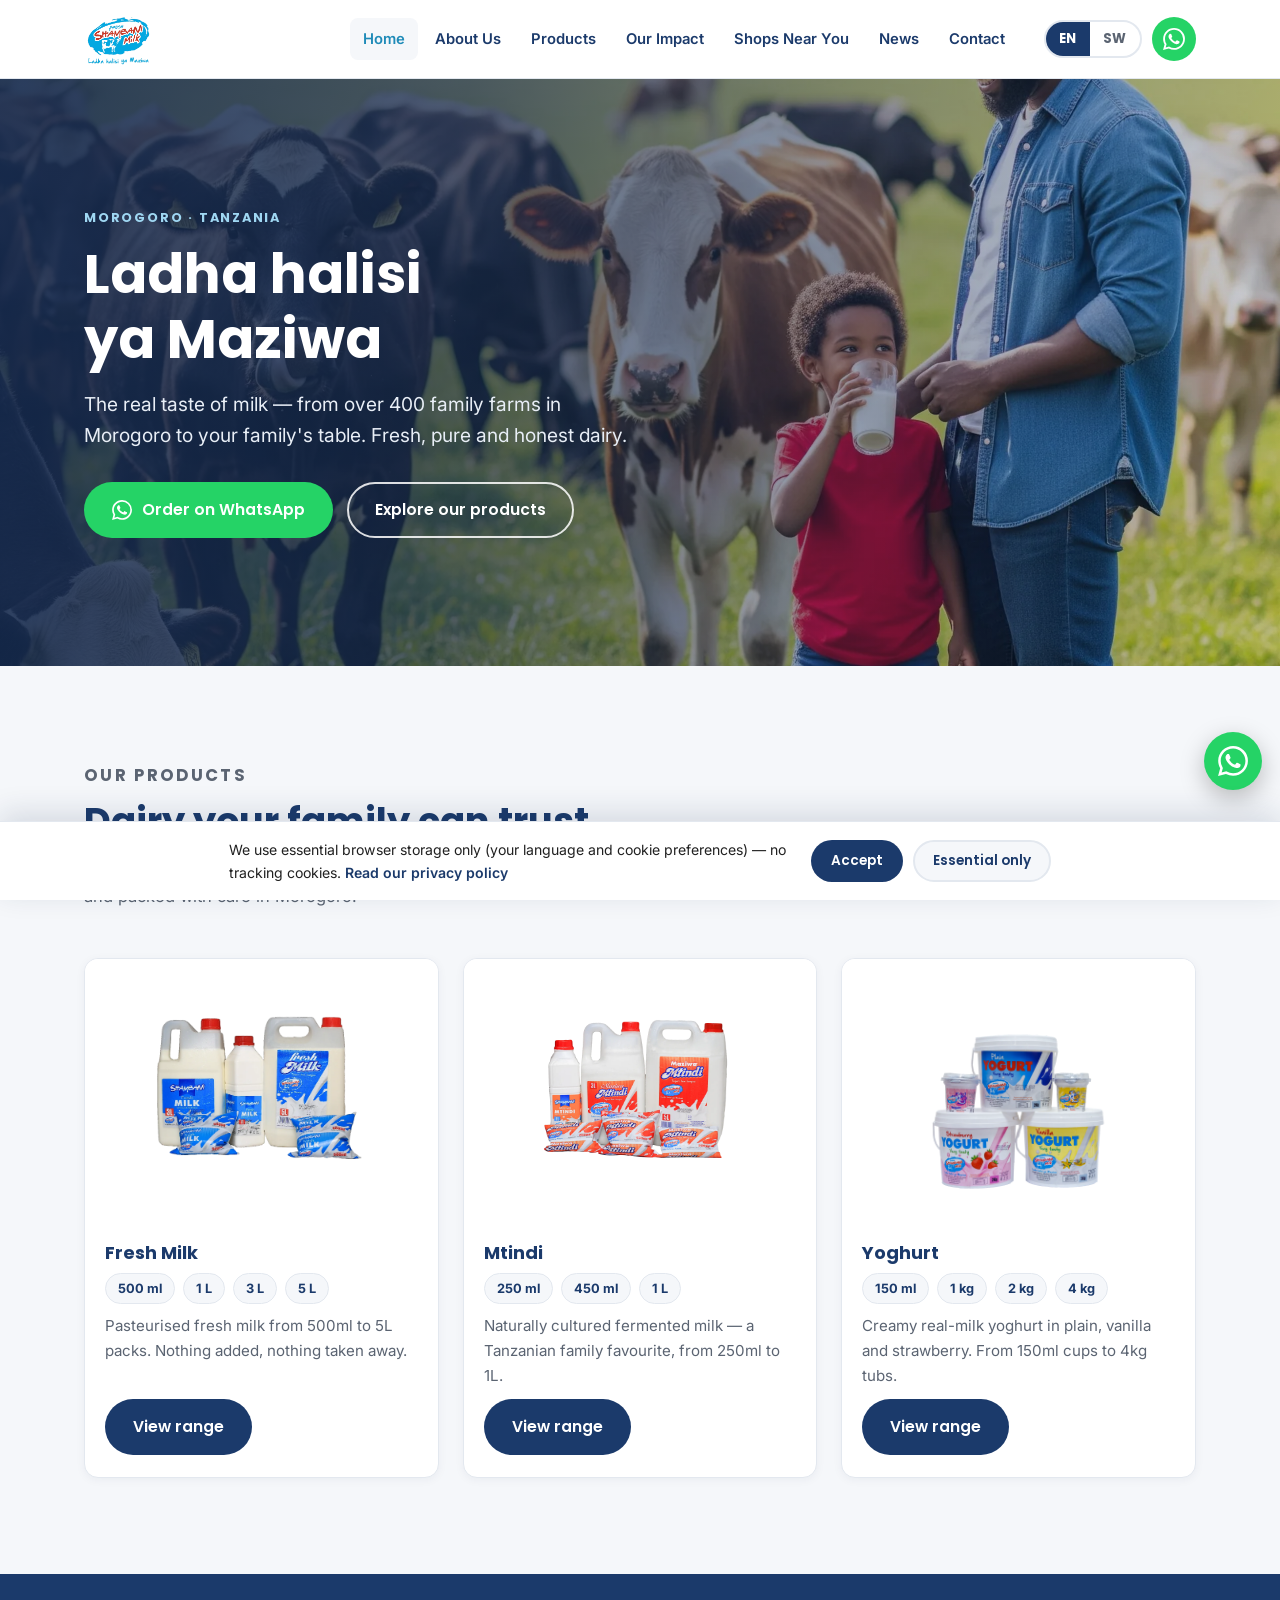
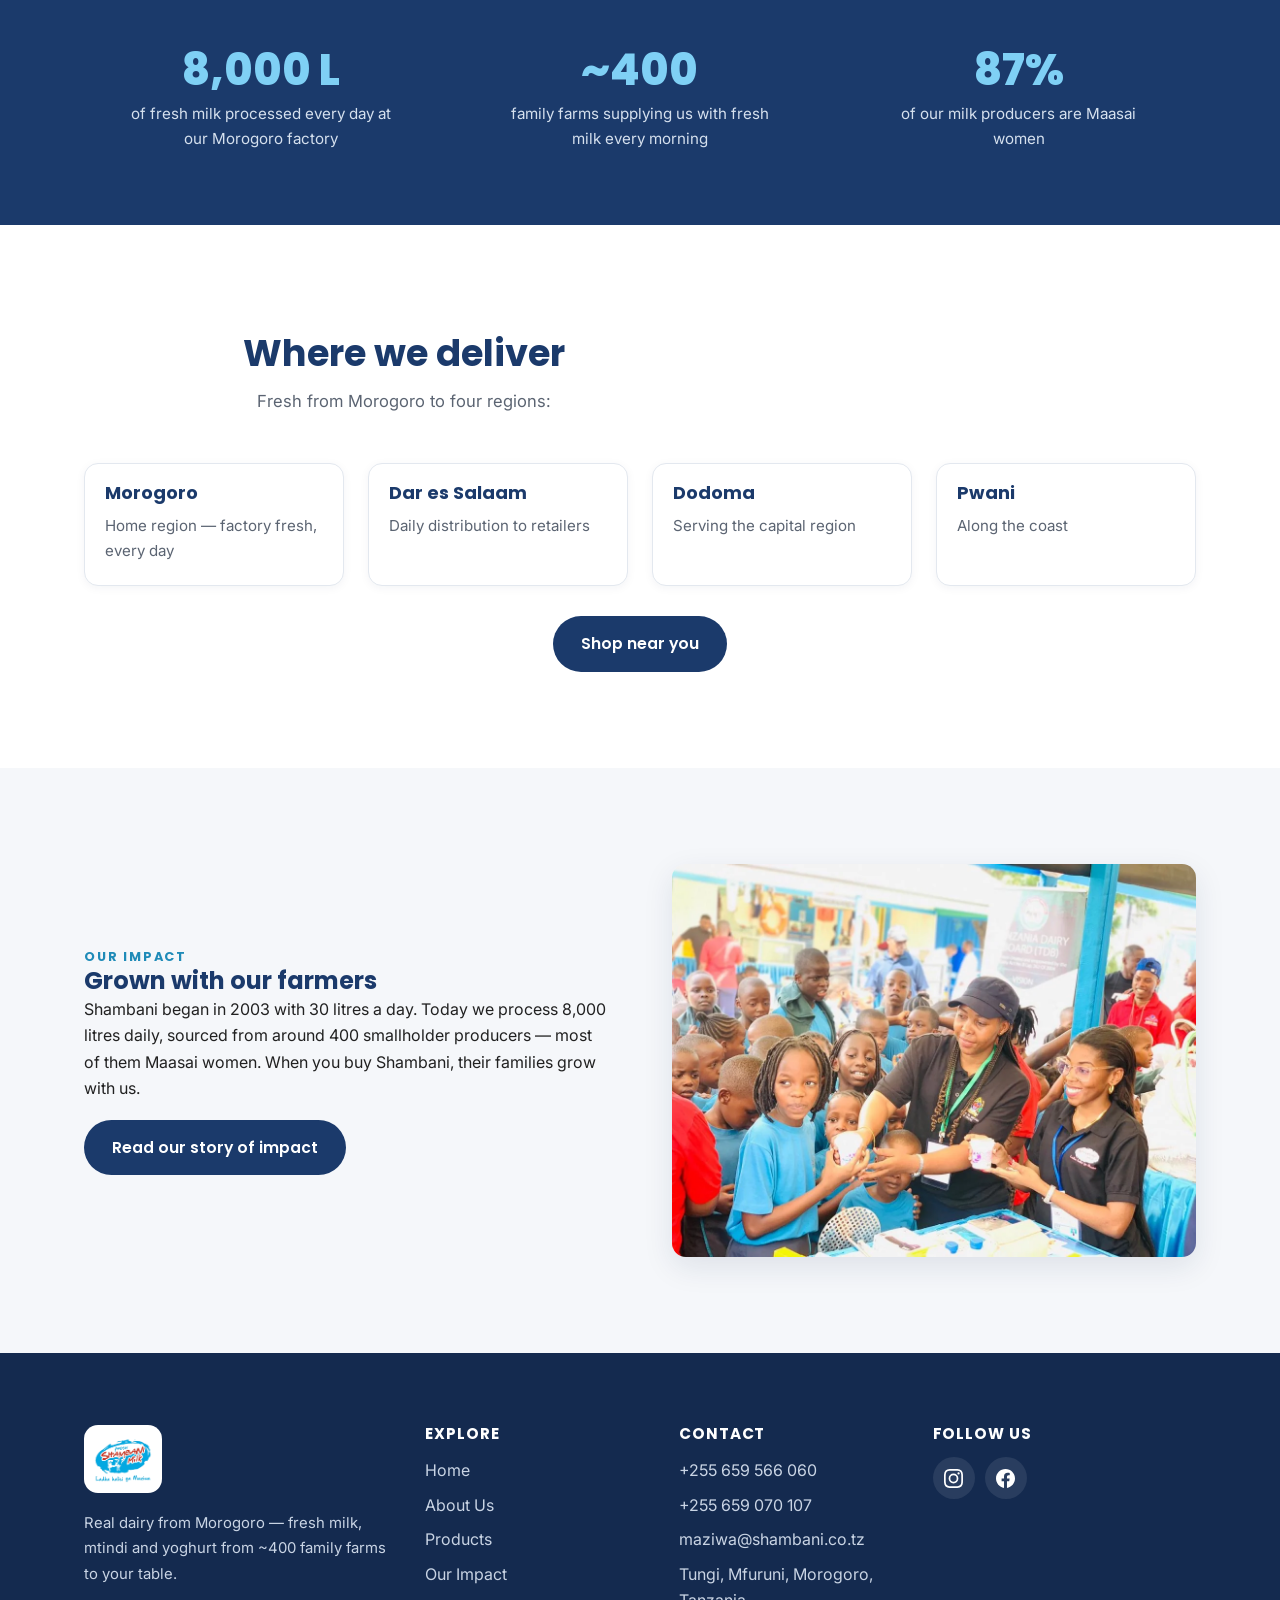
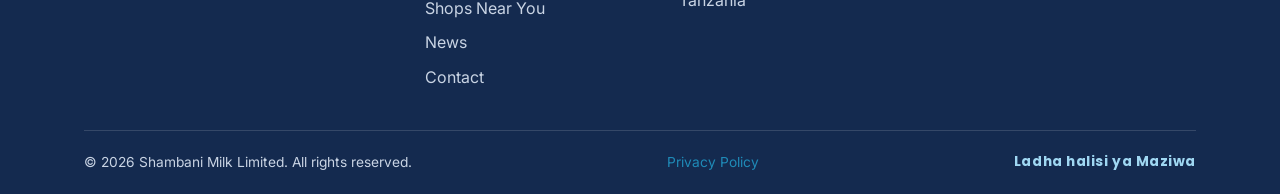
<file: index.html>
<!DOCTYPE html>
<html lang="en">
<head>
  <meta charset="UTF-8">
  <meta name="viewport" content="width=device-width, initial-scale=1.0">
  <title>Shambani Milk — Ladha halisi ya Maziwa | Fresh dairy from Morogoro</title>
  <meta name="description" content="Fresh milk, mtindi and yoghurt from ~400 family farms in Morogoro, Tanzania. Order easily on WhatsApp — Ladha halisi ya Maziwa.">
  <link rel="icon" href="assets/img/favicon.ico">
  <link rel="apple-touch-icon" href="assets/img/apple-touch-icon.png">
  <link rel="canonical" href="https://www.shambani.co.tz/">

  <meta property="og:type" content="website">
  <meta property="og:site_name" content="Shambani Milk Limited">
  <meta property="og:title" content="Shambani Milk — Ladha halisi ya Maziwa">
  <meta property="og:description" content="Fresh milk, mtindi and yoghurt from ~400 family farms in Morogoro, Tanzania. Order on WhatsApp.">
  <meta property="og:url" content="https://www.shambani.co.tz/">
  <meta property="og:image" content="https://www.shambani.co.tz/assets/img/og-image.jpg">
  <meta property="og:image:width" content="1200">
  <meta property="og:image:height" content="630">
  <meta name="twitter:card" content="summary_large_image">

  <link rel="preconnect" href="https://fonts.googleapis.com">
  <link rel="preconnect" href="https://fonts.gstatic.com" crossorigin>
  <link href="https://fonts.googleapis.com/css2?family=Poppins:wght@600;700;800&family=Inter:wght@400;600&display=swap" rel="stylesheet">
  <link rel="stylesheet" href="assets/css/styles.css?v=3">

  <script type="application/ld+json">
  {
    "@context": "https://schema.org",
    "@type": "Organization",
    "name": "Shambani Milk Limited",
    "url": "https://www.shambani.co.tz/",
    "logo": "https://www.shambani.co.tz/assets/img/logo.webp",
    "slogan": "Ladha halisi ya Maziwa",
    "email": "maziwa@shambani.co.tz",
    "telephone": ["+255659566060", "+255659070107"],
    "address": {
      "@type": "PostalAddress",
      "streetAddress": "Tungi, Mfuruni",
      "addressLocality": "Morogoro",
      "postalCode": "P.O. Box 2185",
      "addressCountry": "TZ"
    },
    "sameAs": [
      "https://www.instagram.com/shambani_milk/",
      "https://www.facebook.com/p/Shambani-Milk-Limited-100064187768673/"
    ]
  }
  </script>
  <script src="assets/js/i18n-en.js?v=3" defer></script>
  <script src="assets/js/i18n-sw.js?v=3" defer></script>
  <script src="assets/js/supabase-config.js?v=3" defer></script>
  <script src="assets/js/shops.js?v=3" defer></script>
  <script src="assets/js/main.js?v=3" defer></script>
</head>
<body data-page="index">
  <a class="skip-link" href="#main" data-i18n="a11y.skip">Skip to content</a>

  <header class="site-header">
    <div class="header-inner">
      <a class="brand" href="index.html" aria-label="Shambani Milk — home">
        <img src="assets/img/logo.webp" alt="Shambani Milk logo" width="544" height="459">
      </a>
      <nav class="main-nav" id="main-nav" aria-label="Main menu" data-i18n-attr="aria-label:nav.aria">
        <ul>
          <li><a href="index.html" aria-current="page" data-i18n="nav.home">Home</a></li>
          <li><a href="about.html" data-i18n="nav.about">About Us</a></li>
          <li><a href="products.html" data-i18n="nav.products">Products</a></li>
          <li><a href="impact.html" data-i18n="nav.impact">Our Impact</a></li>
          <li><a href="shops.html" data-i18n="nav.locations">Shops Near You</a></li>
          <li><a href="blog.html" data-i18n="nav.news">News</a></li>
          <li><a href="contact.html" data-i18n="nav.contact">Contact</a></li>
        </ul>
      </nav>
      <div class="header-actions">
        <div class="lang-switch" role="group" aria-label="Language / Lugha">
          <button type="button" data-lang="en" aria-pressed="true">EN</button>
          <button type="button" data-lang="sw" aria-pressed="false">SW</button>
        </div>
        <a class="header-call" href="#" data-wa-msg="waMsg.general" aria-label="WhatsApp">
          <svg viewBox="0 0 24 24" fill="currentColor" aria-hidden="true"><path d="M17.472 14.382c-.297-.149-1.758-.867-2.03-.967-.273-.099-.471-.148-.67.15-.197.297-.767.966-.94 1.164-.173.199-.347.223-.644.075-.297-.15-1.255-.463-2.39-1.475-.883-.788-1.48-1.761-1.653-2.059-.173-.297-.018-.458.13-.606.134-.133.298-.347.446-.52.149-.174.198-.298.298-.497.099-.198.05-.371-.025-.52-.075-.149-.669-1.612-.916-2.207-.242-.579-.487-.5-.669-.51-.173-.008-.371-.01-.57-.01-.198 0-.52.074-.792.372-.272.297-1.04 1.016-1.04 2.479 0 1.462 1.065 2.875 1.213 3.074.149.198 2.096 3.2 5.077 4.487.709.306 1.262.489 1.694.625.712.227 1.36.195 1.871.118.571-.085 1.758-.719 2.006-1.413.248-.694.248-1.289.173-1.413-.074-.124-.272-.198-.57-.347m-5.421 7.403h-.004a9.87 9.87 0 01-5.031-1.378l-.361-.214-3.741.982.998-3.648-.235-.374a9.86 9.86 0 01-1.51-5.26c.001-5.45 4.436-9.884 9.888-9.884 2.64 0 5.122 1.03 6.988 2.898a9.825 9.825 0 012.893 6.994c-.003 5.45-4.437 9.884-9.885 9.884m8.413-18.297A11.815 11.815 0 0012.05 0C5.495 0 .16 5.335.157 11.892c0 2.096.547 4.142 1.588 5.945L.057 24l6.305-1.654a11.882 11.882 0 005.683 1.448h.005c6.554 0 11.89-5.335 11.893-11.893a11.821 11.821 0 00-3.48-8.413"/></svg>
        </a>
        <button class="nav-toggle" aria-expanded="false" aria-controls="main-nav" aria-label="Menu">
          <svg viewBox="0 0 24 24" fill="none" stroke="currentColor" stroke-width="2.4" stroke-linecap="round" aria-hidden="true"><path d="M4 7h16M4 12h16M4 17h16"/></svg>
        </button>
      </div>
    </div>
  </header>

  <main id="main">

    <!-- Hero -->
    <section class="hero">
      <img src="assets/img/hero-home.webp" alt="" width="1920" height="1920" fetchpriority="high">
      <div class="hero-content">
        <p class="eyebrow" data-i18n="home.hero.eyebrow">Morogoro · Tanzania</p>
        <h1 data-i18n="home.hero.title">Ladha halisi ya Maziwa</h1>
        <p class="sub" data-i18n="home.hero.sub">The real taste of milk — from over 400 family farms in Morogoro to your family's table. Fresh, pure and honest dairy.</p>
        <div class="btn-row">
          <a class="btn btn-wa" href="#" data-wa-msg="waMsg.general">
            <svg viewBox="0 0 24 24" fill="currentColor" aria-hidden="true"><path d="M17.472 14.382c-.297-.149-1.758-.867-2.03-.967-.273-.099-.471-.148-.67.15-.197.297-.767.966-.94 1.164-.173.199-.347.223-.644.075-.297-.15-1.255-.463-2.39-1.475-.883-.788-1.48-1.761-1.653-2.059-.173-.297-.018-.458.13-.606.134-.133.298-.347.446-.52.149-.174.198-.298.298-.497.099-.198.05-.371-.025-.52-.075-.149-.669-1.612-.916-2.207-.242-.579-.487-.5-.669-.51-.173-.008-.371-.01-.57-.01-.198 0-.52.074-.792.372-.272.297-1.04 1.016-1.04 2.479 0 1.462 1.065 2.875 1.213 3.074.149.198 2.096 3.2 5.077 4.487.709.306 1.262.489 1.694.625.712.227 1.36.195 1.871.118.571-.085 1.758-.719 2.006-1.413.248-.694.248-1.289.173-1.413-.074-.124-.272-.198-.57-.347m-5.421 7.403h-.004a9.87 9.87 0 01-5.031-1.378l-.361-.214-3.741.982.998-3.648-.235-.374a9.86 9.86 0 01-1.51-5.26c.001-5.45 4.436-9.884 9.888-9.884 2.64 0 5.122 1.03 6.988 2.898a9.825 9.825 0 012.893 6.994c-.003 5.45-4.437 9.884-9.885 9.884m8.413-18.297A11.815 11.815 0 0012.05 0C5.495 0 .16 5.335.157 11.892c0 2.096.547 4.142 1.588 5.945L.057 24l6.305-1.654a11.882 11.882 0 005.683 1.448h.005c6.554 0 11.89-5.335 11.893-11.893a11.821 11.821 0 00-3.48-8.413"/></svg>
            <span data-i18n="home.cta.order">Order on WhatsApp</span>
          </a>
          <a class="btn btn-outline" href="products.html" data-i18n="home.cta.products">Explore our products</a>
        </div>
      </div>
    </section>

    <!-- Product categories -->
    <section class="section alt">
      <div class="container">
        <div class="section-head">
          <p class="eyebrow" data-i18n="home.products.eyebrow">Our products</p>
          <h2 data-i18n="home.products.title">Dairy your family can trust</h2>
          <p data-i18n="home.products.sub">Fresh milk, traditional mtindi and real-milk yoghurt — pasteurised, homogenised and packed with care in Morogoro.</p>
        </div>
        <div class="grid grid-3">
          <article class="card">
            <div class="card-img"><img src="assets/img/fresh-range.webp" alt="Shambani fresh milk range" data-i18n-attr="alt:cat.fresh.alt" width="1600" height="1066" loading="lazy"></div>
            <div class="card-body">
              <h3 data-i18n="cat.fresh.name">Fresh Milk</h3>
              <div class="chips"><span class="chip">500 ml</span><span class="chip">1 L</span><span class="chip">3 L</span><span class="chip">5 L</span></div>
              <p data-i18n="cat.fresh.desc">Pasteurised fresh milk from 500ml to 5L packs. Nothing added, nothing taken away.</p>
              <a class="btn btn-navy" href="products.html#fresh" data-i18n="cat.view">View range</a>
            </div>
          </article>
          <article class="card">
            <div class="card-img"><img src="assets/img/mtindi-range.webp" alt="Shambani mtindi range" data-i18n-attr="alt:cat.mtindi.alt" width="1920" height="1280" loading="lazy"></div>
            <div class="card-body">
              <h3 data-i18n="cat.mtindi.name">Mtindi</h3>
              <div class="chips"><span class="chip">250 ml</span><span class="chip">450 ml</span><span class="chip">1 L</span></div>
              <p data-i18n="cat.mtindi.desc">Naturally cultured fermented milk — a Tanzanian family favourite, from 250ml to 1L.</p>
              <a class="btn btn-navy" href="products.html#mtindi" data-i18n="cat.view">View range</a>
            </div>
          </article>
          <article class="card">
            <div class="card-img"><img src="assets/img/yogurt-range.webp" alt="Shambani yoghurt range" data-i18n-attr="alt:cat.yogurt.alt" width="1536" height="1920" loading="lazy"></div>
            <div class="card-body">
              <h3 data-i18n="cat.yogurt.name">Yoghurt</h3>
              <div class="chips"><span class="chip">150 ml</span><span class="chip">1 kg</span><span class="chip">2 kg</span><span class="chip">4 kg</span></div>
              <p data-i18n="cat.yogurt.desc">Creamy real-milk yoghurt in plain, vanilla and strawberry. From 150ml cups to 4kg tubs.</p>
              <a class="btn btn-navy" href="products.html#yogurt" data-i18n="cat.view">View range</a>
            </div>
          </article>
        </div>
      </div>
    </section>

    <!-- Impact stats -->
    <section class="stats-band">
      <div class="container">
        <div class="grid grid-3">
          <div class="stat">
            <div class="num" data-i18n="stat.capacity.num">8,000 L</div>
            <p class="label" data-i18n="stat.capacity.label">of fresh milk processed every day at our Morogoro factory</p>
          </div>
          <div class="stat">
            <div class="num" data-i18n="stat.farmers.num">~400</div>
            <p class="label" data-i18n="stat.farmers.label">family farms supplying us with fresh milk every morning</p>
          </div>
          <div class="stat">
            <div class="num" data-i18n="stat.women.num">87%</div>
            <p class="label" data-i18n="stat.women.label">of our milk producers are Maasai women</p>
          </div>
        </div>
      </div>
    </section>

    <!-- Delivery strip -->
    <section class="section">
      <div class="container">
        <div class="section-head center">
          <h2 data-i18n="home.deliver.title">Where we deliver</h2>
          <p data-i18n="home.deliver.sub">Fresh from Morogoro to four regions:</p>
        </div>
        <div class="grid grid-4">
          <article class="card"><div class="card-body"><h3>Morogoro</h3><p data-i18n="mk.morogoro.desc">Home region — factory fresh, every day</p></div></article>
          <article class="card"><div class="card-body"><h3>Dar es Salaam</h3><p data-i18n="mk.dar.desc">Daily distribution to retailers</p></div></article>
          <article class="card"><div class="card-body"><h3>Dodoma</h3><p data-i18n="mk.dodoma.desc">Serving the capital region</p></div></article>
          <article class="card"><div class="card-body"><h3>Pwani</h3><p data-i18n="mk.pwani.desc">Along the coast</p></div></article>
        </div>
        <div class="mt-3 center">
          <a class="btn btn-navy" href="shops.html" data-i18n="home.cta.locations">Shop near you</a>
        </div>
      </div>
    </section>

    <!-- Impact teaser -->
    <section class="section alt">
      <div class="container split">
        <div>
          <p class="eyebrow" data-i18n="home.impact.eyebrow">Our impact</p>
          <h2 data-i18n="home.impact.title">Grown with our farmers</h2>
          <p data-i18n="home.impact.text">Shambani began in 2003 with 30 litres a day. Today we process 8,000 litres daily, sourced from around 400 smallholder producers — most of them Maasai women. When you buy Shambani, their families grow with us.</p>
          <a class="btn btn-navy mt-2" href="impact.html" data-i18n="home.impact.link">Read our story of impact</a>
        </div>
        <div class="img-frame">
          <img src="assets/img/impact-event.webp" alt="Shambani staff serving yoghurt to schoolchildren at an outdoor event" data-i18n-attr="alt:impact.event.alt" width="1080" height="810" loading="lazy">
        </div>
      </div>
    </section>

  </main>

  <footer class="site-footer">
    <div class="container">
      <div class="footer-grid">
        <div class="footer-brand">
          <img src="assets/img/logo.webp" alt="Shambani Milk logo" width="544" height="459">
          <p data-i18n="footer.blurb">Real dairy from Morogoro — fresh milk, mtindi and yoghurt from ~400 family farms to your table.</p>
        </div>
        <nav aria-label="Footer">
          <h3 data-i18n="footer.explore">Explore</h3>
          <ul>
            <li><a href="index.html" data-i18n="nav.home">Home</a></li>
            <li><a href="about.html" data-i18n="nav.about">About Us</a></li>
            <li><a href="products.html" data-i18n="nav.products">Products</a></li>
            <li><a href="impact.html" data-i18n="nav.impact">Our Impact</a></li>
            <li><a href="shops.html" data-i18n="nav.locations">Shops Near You</a></li>
            <li><a href="blog.html" data-i18n="nav.news">News</a></li>
            <li><a href="contact.html" data-i18n="nav.contact">Contact</a></li>
          </ul>
        </nav>
        <div>
          <h3 data-i18n="footer.contact">Contact</h3>
          <ul>
            <li><a href="tel:+255659566060">+255 659 566 060</a></li>
            <li><a href="tel:+255659070107">+255 659 070 107</a></li>
            <li><a href="mailto:maziwa@shambani.co.tz">maziwa@shambani.co.tz</a></li>
            <li>Tungi, Mfuruni, Morogoro, Tanzania</li>
          </ul>
        </div>
        <div>
          <h3 data-i18n="footer.follow">Follow us</h3>
          <div class="social-row">
            <a href="https://www.instagram.com/shambani_milk/" aria-label="Instagram" data-i18n-attr="aria-label:footer.ig.aria">
              <svg viewBox="0 0 24 24" fill="currentColor" aria-hidden="true"><path d="M12 2.163c3.204 0 3.584.012 4.85.07 3.252.148 4.771 1.691 4.919 4.919.058 1.265.069 1.645.069 4.849 0 3.205-.012 3.584-.069 4.849-.149 3.225-1.664 4.771-4.919 4.919-1.266.058-1.644.07-4.85.07-3.204 0-3.584-.012-4.849-.07-3.26-.149-4.771-1.699-4.919-4.92-.058-1.265-.07-1.644-.07-4.849 0-3.204.013-3.583.07-4.849.149-3.227 1.664-4.771 4.919-4.919 1.266-.057 1.645-.069 4.849-.069zM12 0C8.741 0 8.333.014 7.053.072 2.695.272.273 2.69.073 7.052.014 8.333 0 8.741 0 12s.014 3.668.072 4.948c.2 4.358 2.618 6.78 6.98 6.98C8.333 23.986 8.741 24 12 24s3.668-.014 4.948-.072c4.354-.2 6.782-2.618 6.979-6.98.059-1.28.073-1.689.073-4.948s-.014-3.667-.072-4.947c-.196-4.354-2.617-6.78-6.979-6.98C15.668.014 15.259 0 12 0zm0 5.838a6.162 6.162 0 100 12.324 6.162 6.162 0 000-12.324zM12 16a4 4 0 110-8 4 4 0 010 8zm6.406-11.845a1.44 1.44 0 100 2.881 1.44 1.44 0 000-2.881z"/></svg>
            </a>
            <a href="https://www.facebook.com/p/Shambani-Milk-Limited-100064187768673/" aria-label="Facebook" data-i18n-attr="aria-label:footer.fb.aria">
              <svg viewBox="0 0 24 24" fill="currentColor" aria-hidden="true"><path d="M24 12.073c0-6.627-5.373-12-12-12s-12 5.373-12 12c0 5.99 4.388 10.954 10.125 11.854v-8.385H7.078v-3.47h3.047V9.43c0-3.007 1.792-4.669 4.533-4.669 1.312 0 2.686.235 2.686.235v2.953H15.83c-1.491 0-1.956.925-1.956 1.874v2.25h3.328l-.532 3.47h-2.796v8.385C19.612 23.027 24 18.062 24 12.073z"/></svg>
            </a>
          </div>
        </div>
      </div>
      <div class="footer-bottom">
        <span data-i18n="footer.rights">© 2026 Shambani Milk Limited. All rights reserved.</span>
        <a href="privacy.html" data-i18n="footer.privacy">Privacy Policy</a>
        <span>Ladha halisi ya Maziwa</span>
      </div>
    </div>
  </footer>

  <a class="wa-float" href="#" data-wa-msg="waMsg.general" aria-label="Chat with us on WhatsApp" data-i18n-attr="aria-label:wa.float.aria">
    <svg viewBox="0 0 24 24" fill="currentColor" aria-hidden="true"><path d="M17.472 14.382c-.297-.149-1.758-.867-2.03-.967-.273-.099-.471-.148-.67.15-.197.297-.767.966-.94 1.164-.173.199-.347.223-.644.075-.297-.15-1.255-.463-2.39-1.475-.883-.788-1.48-1.761-1.653-2.059-.173-.297-.018-.458.13-.606.134-.133.298-.347.446-.52.149-.174.198-.298.298-.497.099-.198.05-.371-.025-.52-.075-.149-.669-1.612-.916-2.207-.242-.579-.487-.5-.669-.51-.173-.008-.371-.01-.57-.01-.198 0-.52.074-.792.372-.272.297-1.04 1.016-1.04 2.479 0 1.462 1.065 2.875 1.213 3.074.149.198 2.096 3.2 5.077 4.487.709.306 1.262.489 1.694.625.712.227 1.36.195 1.871.118.571-.085 1.758-.719 2.006-1.413.248-.694.248-1.289.173-1.413-.074-.124-.272-.198-.57-.347m-5.421 7.403h-.004a9.87 9.87 0 01-5.031-1.378l-.361-.214-3.741.982.998-3.648-.235-.374a9.86 9.86 0 01-1.51-5.26c.001-5.45 4.436-9.884 9.888-9.884 2.64 0 5.122 1.03 6.988 2.898a9.825 9.825 0 012.893 6.994c-.003 5.45-4.437 9.884-9.885 9.884m8.413-18.297A11.815 11.815 0 0012.05 0C5.495 0 .16 5.335.157 11.892c0 2.096.547 4.142 1.588 5.945L.057 24l6.305-1.654a11.882 11.882 0 005.683 1.448h.005c6.554 0 11.89-5.335 11.893-11.893a11.821 11.821 0 00-3.48-8.413"/></svg>
  </a>
</body>
</html>
</file>
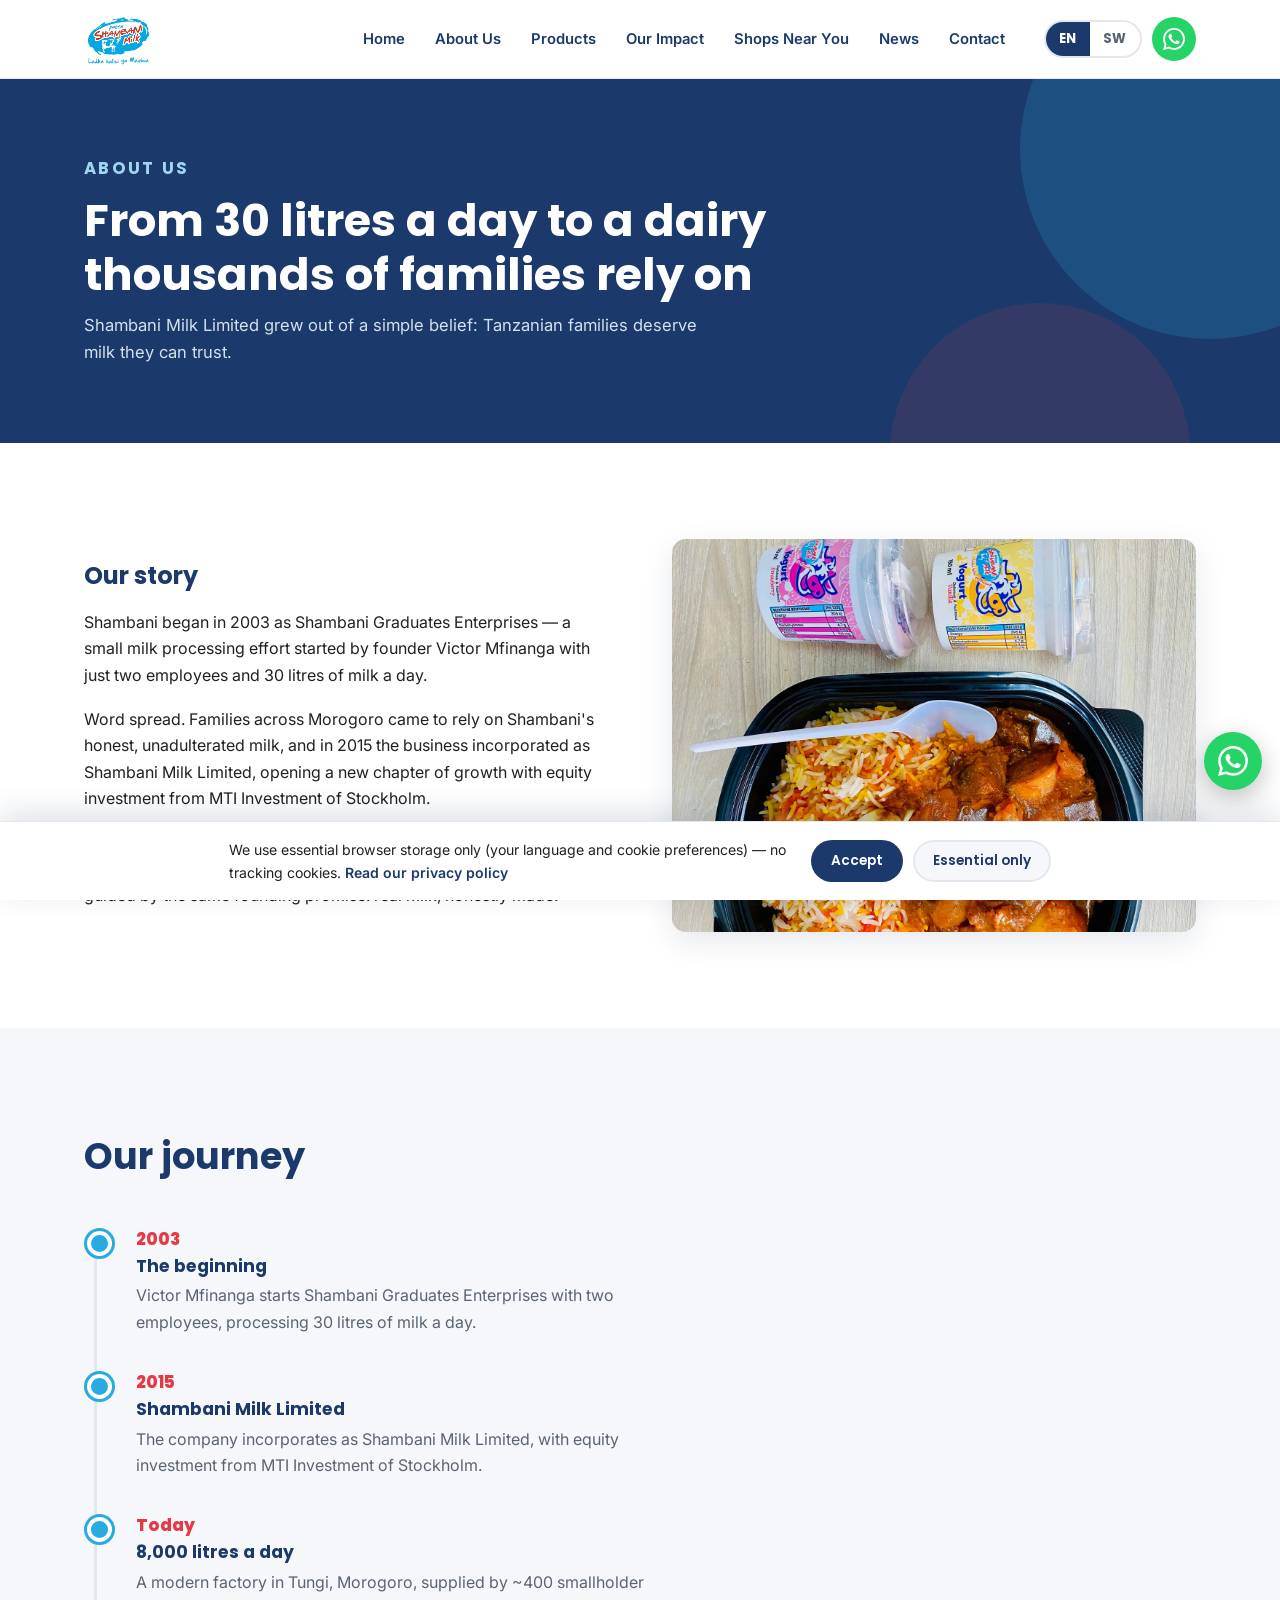
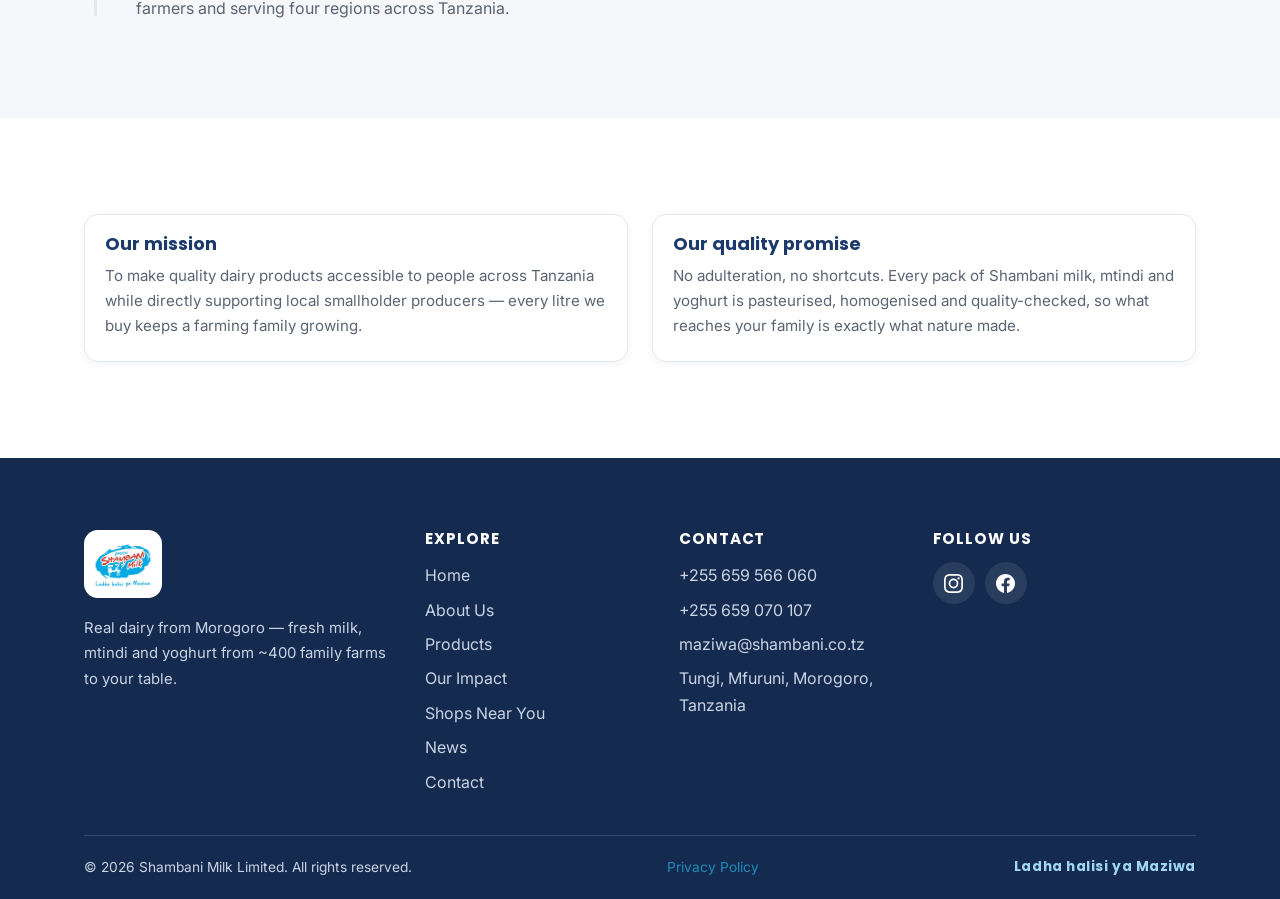
<file: about.html>
<!DOCTYPE html>
<html lang="en">
<head>
  <meta charset="UTF-8">
  <meta name="viewport" content="width=device-width, initial-scale=1.0">
  <title>About Us — Shambani Milk Limited</title>
  <meta name="description" content="The Shambani story: from 30 litres a day in 2003 to an 8,000-litre-a-day factory in Morogoro, Tanzania.">
  <link rel="icon" href="assets/img/favicon.ico">
  <link rel="apple-touch-icon" href="assets/img/apple-touch-icon.png">
  <link rel="canonical" href="https://www.shambani.co.tz/about.html">

  <meta property="og:type" content="website">
  <meta property="og:site_name" content="Shambani Milk Limited">
  <meta property="og:title" content="About Shambani Milk — our story">
  <meta property="og:description" content="The Shambani story: from 30 litres a day in 2003 to an 8,000-litre-a-day factory in Morogoro, Tanzania.">
  <meta property="og:url" content="https://www.shambani.co.tz/about.html">
  <meta property="og:image" content="https://www.shambani.co.tz/assets/img/og-image.jpg">
  <meta property="og:image:width" content="1200">
  <meta property="og:image:height" content="630">
  <meta name="twitter:card" content="summary_large_image">

  <link rel="preconnect" href="https://fonts.googleapis.com">
  <link rel="preconnect" href="https://fonts.gstatic.com" crossorigin>
  <link href="https://fonts.googleapis.com/css2?family=Poppins:wght@600;700;800&family=Inter:wght@400;600&display=swap" rel="stylesheet">
  <link rel="stylesheet" href="assets/css/styles.css?v=3">

  <script src="assets/js/i18n-en.js?v=3" defer></script>
  <script src="assets/js/i18n-sw.js?v=3" defer></script>
  <script src="assets/js/supabase-config.js?v=3" defer></script>
  <script src="assets/js/shops.js?v=3" defer></script>
  <script src="assets/js/main.js?v=3" defer></script>
</head>
<body data-page="about">

  <a class="skip-link" href="#main" data-i18n="a11y.skip">Skip to content</a>

  <header class="site-header">
    <div class="header-inner">
      <a class="brand" href="index.html" aria-label="Shambani Milk — home">
        <img src="assets/img/logo.webp" alt="Shambani Milk logo" width="544" height="459">
      </a>
      <nav class="main-nav" id="main-nav" aria-label="Main menu" data-i18n-attr="aria-label:nav.aria">
        <ul>
          <li><a href="index.html" data-i18n="nav.home">Home</a></li>
          <li><a href="about.html" data-i18n="nav.about">About Us</a></li>
          <li><a href="products.html" data-i18n="nav.products">Products</a></li>
          <li><a href="impact.html" data-i18n="nav.impact">Our Impact</a></li>
          <li><a href="shops.html" data-i18n="nav.locations">Shops Near You</a></li>
          <li><a href="blog.html" data-i18n="nav.news">News</a></li>
          <li><a href="contact.html" data-i18n="nav.contact">Contact</a></li>
        </ul>
      </nav>
      <div class="header-actions">
        <div class="lang-switch" role="group" aria-label="Language / Lugha">
          <button type="button" data-lang="en" aria-pressed="true">EN</button>
          <button type="button" data-lang="sw" aria-pressed="false">SW</button>
        </div>
        <a class="header-call" href="#" data-wa-msg="waMsg.general" aria-label="WhatsApp">
          <svg viewBox="0 0 24 24" fill="currentColor" aria-hidden="true"><path d="M17.472 14.382c-.297-.149-1.758-.867-2.03-.967-.273-.099-.471-.148-.67.15-.197.297-.767.966-.94 1.164-.173.199-.347.223-.644.075-.297-.15-1.255-.463-2.39-1.475-.883-.788-1.48-1.761-1.653-2.059-.173-.297-.018-.458.13-.606.134-.133.298-.347.446-.52.149-.174.198-.298.298-.497.099-.198.05-.371-.025-.52-.075-.149-.669-1.612-.916-2.207-.242-.579-.487-.5-.669-.51-.173-.008-.371-.01-.57-.01-.198 0-.52.074-.792.372-.272.297-1.04 1.016-1.04 2.479 0 1.462 1.065 2.875 1.213 3.074.149.198 2.096 3.2 5.077 4.487.709.306 1.262.489 1.694.625.712.227 1.36.195 1.871.118.571-.085 1.758-.719 2.006-1.413.248-.694.248-1.289.173-1.413-.074-.124-.272-.198-.57-.347m-5.421 7.403h-.004a9.87 9.87 0 01-5.031-1.378l-.361-.214-3.741.982.998-3.648-.235-.374a9.86 9.86 0 01-1.51-5.26c.001-5.45 4.436-9.884 9.888-9.884 2.64 0 5.122 1.03 6.988 2.898a9.825 9.825 0 012.893 6.994c-.003 5.45-4.437 9.884-9.885 9.884m8.413-18.297A11.815 11.815 0 0012.05 0C5.495 0 .16 5.335.157 11.892c0 2.096.547 4.142 1.588 5.945L.057 24l6.305-1.654a11.882 11.882 0 005.683 1.448h.005c6.554 0 11.89-5.335 11.893-11.893a11.821 11.821 0 00-3.48-8.413"/></svg>
        </a>
        <button class="nav-toggle" aria-expanded="false" aria-controls="main-nav" aria-label="Menu">
          <svg viewBox="0 0 24 24" fill="none" stroke="currentColor" stroke-width="2.4" stroke-linecap="round" aria-hidden="true"><path d="M4 7h16M4 12h16M4 17h16"/></svg>
        </button>
      </div>
    </div>
  </header>

  <main id="main">
    <section class="page-head">
      <div class="container">
        <p class="eyebrow" data-i18n="about.head.eyebrow">About us</p>
        <h1 data-i18n="about.head.title">From 30 litres a day to a dairy thousands of families rely on</h1>
        <p data-i18n="about.head.sub">Shambani Milk Limited grew out of a simple belief: Tanzanian families deserve milk they can trust.</p>
      </div>
    </section>

    <section class="section">
      <div class="container split">
        <div>
          <h2 data-i18n="about.story.title">Our story</h2>
          <p class="mt-2" data-i18n="about.p1">Shambani began in 2003 as Shambani Graduates Enterprises — a small milk processing effort started by founder Victor Mfinanga with just two employees and 30 litres of milk a day.</p>
          <p class="mt-2" data-i18n="about.p2">Word spread. Families across Morogoro came to rely on Shambani's honest, unadulterated milk, and in 2015 the business incorporated as Shambani Milk Limited, opening a new chapter of growth with equity investment from MTI Investment of Stockholm.</p>
          <p class="mt-2" data-i18n="about.p3">Today our factory in Tungi, Morogoro processes up to 8,000 litres a day and serves Morogoro, Dar es Salaam, Dodoma and Pwani — still guided by the same founding promise: real milk, honestly made.</p>
        </div>
        <figure class="img-frame">
          <img src="assets/img/lifestyle-yogurt-food.webp" alt="Shambani yoghurt served with food" data-i18n-attr="alt:about.story.alt" width="1440" height="1920" loading="lazy">
        </figure>
      </div>
    </section>

    <section class="section alt">
      <div class="container">
        <div class="section-head">
          <h2 data-i18n="about.timeline.title">Our journey</h2>
        </div>
        <ol class="timeline">
          <li>
            <span class="year" data-i18n="tl.2003.year">2003</span>
            <h3 data-i18n="tl.2003.title">The beginning</h3>
            <p data-i18n="tl.2003.text">Victor Mfinanga starts Shambani Graduates Enterprises with two employees, processing 30 litres of milk a day.</p>
          </li>
          <li>
            <span class="year" data-i18n="tl.2015.year">2015</span>
            <h3 data-i18n="tl.2015.title">Shambani Milk Limited</h3>
            <p data-i18n="tl.2015.text">The company incorporates as Shambani Milk Limited, with equity investment from MTI Investment of Stockholm.</p>
          </li>
          <li>
            <span class="year" data-i18n="tl.today.year">Today</span>
            <h3 data-i18n="tl.today.title">8,000 litres a day</h3>
            <p data-i18n="tl.today.text">A modern factory in Tungi, Morogoro, supplied by ~400 smallholder farmers and serving four regions across Tanzania.</p>
          </li>
        </ol>
      </div>
    </section>

    <section class="section">
      <div class="container grid grid-2">
        <div class="card"><div class="card-body">
          <h3 data-i18n="about.mission.title">Our mission</h3>
          <p data-i18n="about.mission.text">To make quality dairy products accessible to people across Tanzania while directly supporting local smallholder producers — every litre we buy keeps a farming family growing.</p>
        </div></div>
        <div class="card"><div class="card-body">
          <h3 data-i18n="about.promise.title">Our quality promise</h3>
          <p data-i18n="about.promise.text">No adulteration, no shortcuts. Every pack of Shambani milk, mtindi and yoghurt is pasteurised, homogenised and quality-checked, so what reaches your family is exactly what nature made.</p>
        </div></div>
      </div>
    </section>
  </main>

  <footer class="site-footer">
    <div class="container">
      <div class="footer-grid">
        <div class="footer-brand">
          <img src="assets/img/logo.webp" alt="Shambani Milk logo" width="544" height="459">
          <p data-i18n="footer.blurb">Real dairy from Morogoro — fresh milk, mtindi and yoghurt from ~400 family farms to your table.</p>
        </div>
        <nav aria-label="Footer">
          <h3 data-i18n="footer.explore">Explore</h3>
          <ul>
            <li><a href="index.html" data-i18n="nav.home">Home</a></li>
            <li><a href="about.html" data-i18n="nav.about">About Us</a></li>
            <li><a href="products.html" data-i18n="nav.products">Products</a></li>
            <li><a href="impact.html" data-i18n="nav.impact">Our Impact</a></li>
            <li><a href="shops.html" data-i18n="nav.locations">Shops Near You</a></li>
            <li><a href="blog.html" data-i18n="nav.news">News</a></li>
            <li><a href="contact.html" data-i18n="nav.contact">Contact</a></li>
          </ul>
        </nav>
        <div>
          <h3 data-i18n="footer.contact">Contact</h3>
          <ul>
            <li><a href="tel:+255659566060">+255 659 566 060</a></li>
            <li><a href="tel:+255659070107">+255 659 070 107</a></li>
            <li><a href="mailto:maziwa@shambani.co.tz">maziwa@shambani.co.tz</a></li>
            <li>Tungi, Mfuruni, Morogoro, Tanzania</li>
          </ul>
        </div>
        <div>
          <h3 data-i18n="footer.follow">Follow us</h3>
          <div class="social-row">
            <a href="https://www.instagram.com/shambani_milk/" aria-label="Instagram" data-i18n-attr="aria-label:footer.ig.aria"><svg viewBox="0 0 24 24" fill="currentColor" aria-hidden="true"><path d="M12 2.163c3.204 0 3.584.012 4.85.07 3.252.148 4.771 1.691 4.919 4.919.058 1.265.069 1.645.069 4.849 0 3.205-.012 3.584-.069 4.849-.149 3.225-1.664 4.771-4.919 4.919-1.266.058-1.644.07-4.85.07-3.204 0-3.584-.012-4.849-.07-3.26-.149-4.771-1.699-4.919-4.92-.058-1.265-.07-1.644-.07-4.849 0-3.204.013-3.583.07-4.849.149-3.227 1.664-4.771 4.919-4.919 1.266-.057 1.645-.069 4.849-.069zM12 0C8.741 0 8.333.014 7.053.072 2.695.272.273 2.69.073 7.052.014 8.333 0 8.741 0 12s.014 3.668.072 4.948c.2 4.358 2.618 6.78 6.98 6.98C8.333 23.986 8.741 24 12 24s3.668-.014 4.948-.072c4.354-.2 6.782-2.618 6.979-6.98.059-1.28.073-1.689.073-4.948s-.014-3.667-.072-4.947c-.196-4.354-2.617-6.78-6.979-6.98C15.668.014 15.259 0 12 0zm0 5.838a6.162 6.162 0 100 12.324 6.162 6.162 0 000-12.324zM12 16a4 4 0 110-8 4 4 0 010 8zm6.406-11.845a1.44 1.44 0 100 2.881 1.44 1.44 0 000-2.881z"/></svg></a>
            <a href="https://www.facebook.com/p/Shambani-Milk-Limited-100064187768673/" aria-label="Facebook" data-i18n-attr="aria-label:footer.fb.aria"><svg viewBox="0 0 24 24" fill="currentColor" aria-hidden="true"><path d="M24 12.073c0-6.627-5.373-12-12-12s-12 5.373-12 12c0 5.99 4.388 10.954 10.125 11.854v-8.385H7.078v-3.47h3.047V9.43c0-3.007 1.792-4.669 4.533-4.669 1.312 0 2.686.235 2.686.235v2.953H15.83c-1.491 0-1.956.925-1.956 1.874v2.25h3.328l-.532 3.47h-2.796v8.385C19.612 23.027 24 18.062 24 12.073z"/></svg></a>
          </div>
        </div>
      </div>
      <div class="footer-bottom">
        <span data-i18n="footer.rights">© 2026 Shambani Milk Limited. All rights reserved.</span>
        <a href="privacy.html" data-i18n="footer.privacy">Privacy Policy</a>
        <span>Ladha halisi ya Maziwa</span>
      </div>
    </div>
  </footer>

  <a class="wa-float" href="#" data-wa-msg="waMsg.general" aria-label="Chat with us on WhatsApp" data-i18n-attr="aria-label:wa.float.aria">
    <svg viewBox="0 0 24 24" fill="currentColor" aria-hidden="true"><path d="M17.472 14.382c-.297-.149-1.758-.867-2.03-.967-.273-.099-.471-.148-.67.15-.197.297-.767.966-.94 1.164-.173.199-.347.223-.644.075-.297-.15-1.255-.463-2.39-1.475-.883-.788-1.48-1.761-1.653-2.059-.173-.297-.018-.458.13-.606.134-.133.298-.347.446-.52.149-.174.198-.298.298-.497.099-.198.05-.371-.025-.52-.075-.149-.669-1.612-.916-2.207-.242-.579-.487-.5-.669-.51-.173-.008-.371-.01-.57-.01-.198 0-.52.074-.792.372-.272.297-1.04 1.016-1.04 2.479 0 1.462 1.065 2.875 1.213 3.074.149.198 2.096 3.2 5.077 4.487.709.306 1.262.489 1.694.625.712.227 1.36.195 1.871.118.571-.085 1.758-.719 2.006-1.413.248-.694.248-1.289.173-1.413-.074-.124-.272-.198-.57-.347m-5.421 7.403h-.004a9.87 9.87 0 01-5.031-1.378l-.361-.214-3.741.982.998-3.648-.235-.374a9.86 9.86 0 01-1.51-5.26c.001-5.45 4.436-9.884 9.888-9.884 2.64 0 5.122 1.03 6.988 2.898a9.825 9.825 0 012.893 6.994c-.003 5.45-4.437 9.884-9.885 9.884m8.413-18.297A11.815 11.815 0 0012.05 0C5.495 0 .16 5.335.157 11.892c0 2.096.547 4.142 1.588 5.945L.057 24l6.305-1.654a11.882 11.882 0 005.683 1.448h.005c6.554 0 11.89-5.335 11.893-11.893a11.821 11.821 0 00-3.48-8.413"/></svg>
  </a>
</body>
</html>
</file>
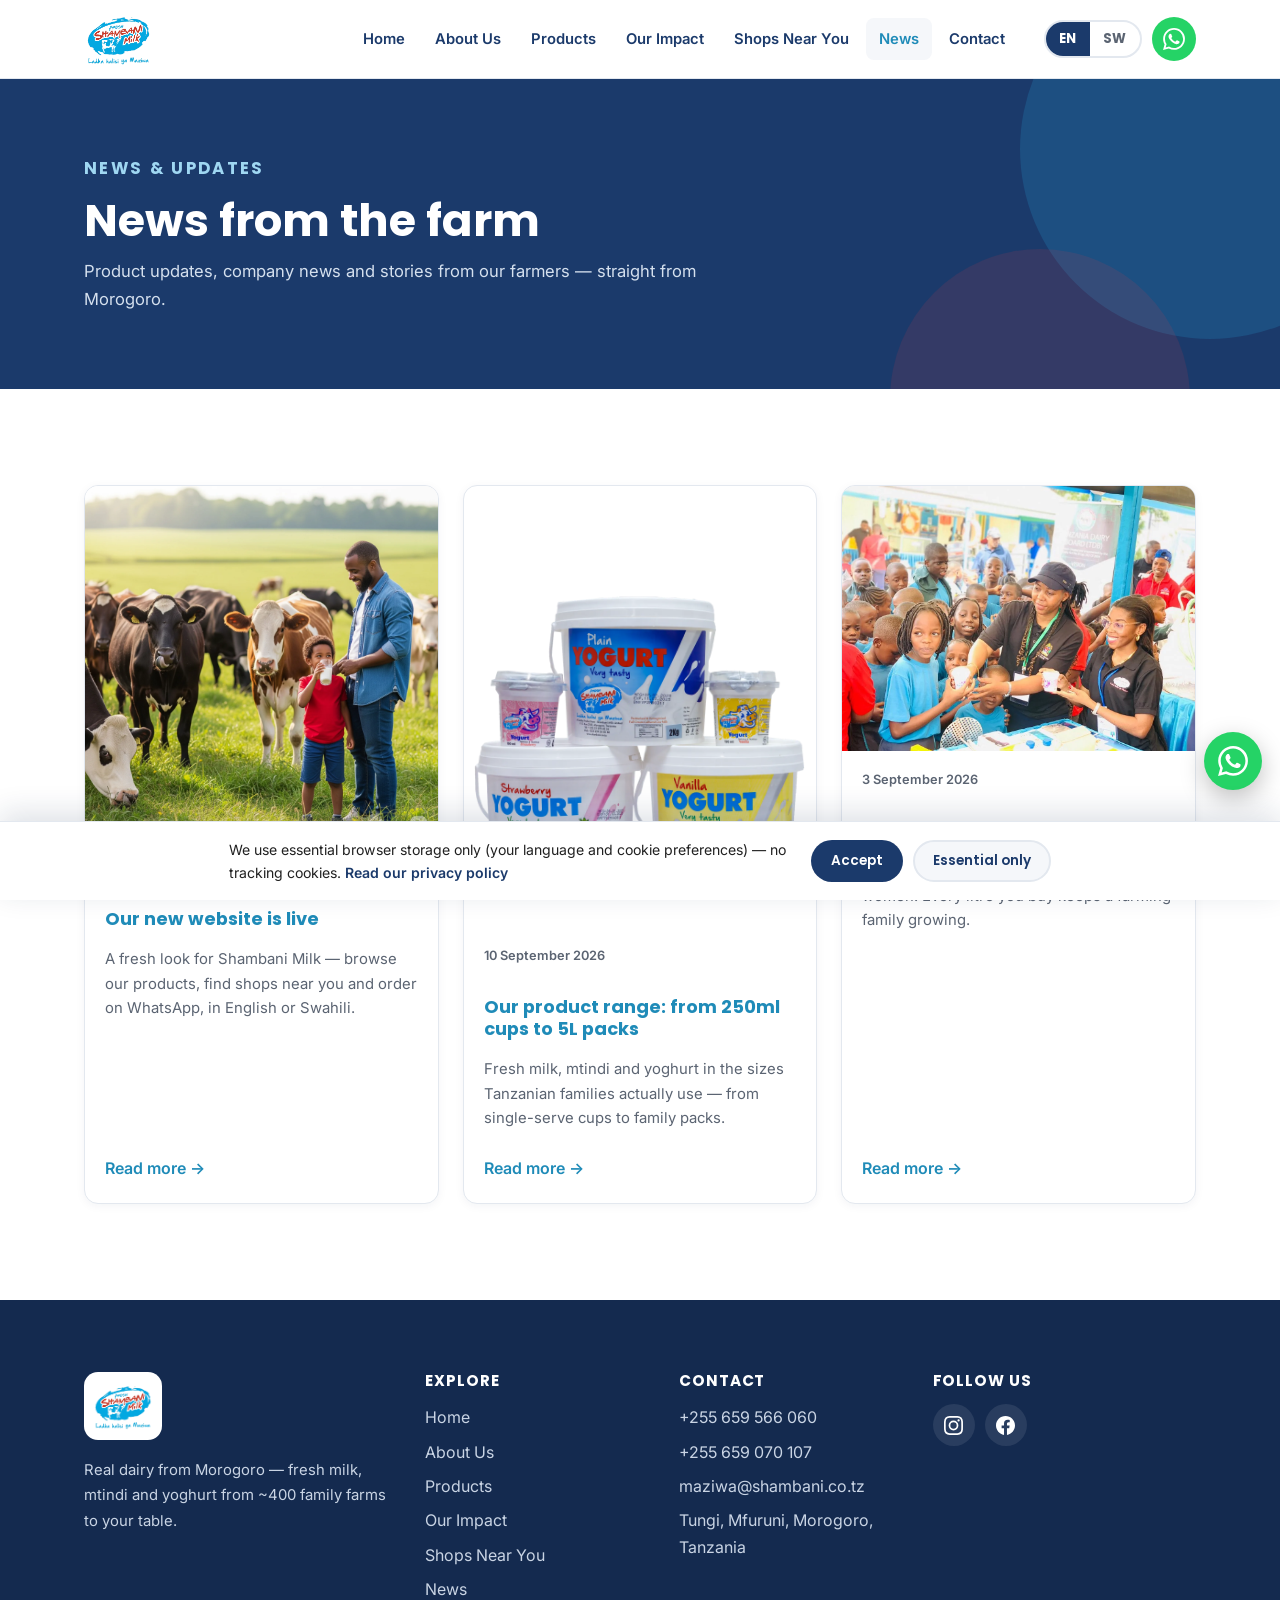
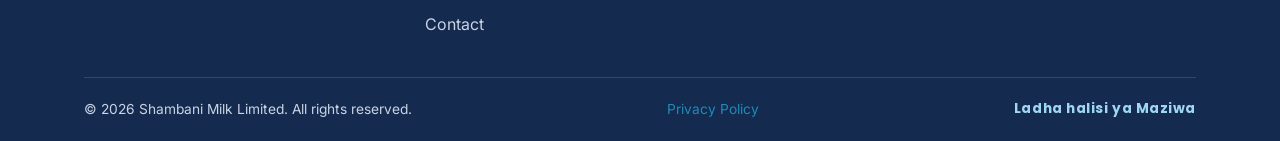
<file: blog.html>
<!DOCTYPE html>
<html lang="en">
<head>
  <meta charset="UTF-8">
  <meta name="viewport" content="width=device-width, initial-scale=1.0">
  <title>News &amp; Updates — Shambani Milk</title>
  <meta name="description" content="Latest news, product updates and stories from Shambani Milk — fresh dairy from Morogoro, Tanzania.">
  <link rel="icon" href="assets/img/favicon.ico">
  <link rel="apple-touch-icon" href="assets/img/apple-touch-icon.png">
  <link rel="canonical" href="https://www.shambani.co.tz/blog.html">

  <meta property="og:type" content="website">
  <meta property="og:site_name" content="Shambani Milk Limited">
  <meta property="og:title" content="News &amp; Updates — Shambani Milk">
  <meta property="og:description" content="Latest news, product updates and stories from Shambani Milk — fresh dairy from Morogoro, Tanzania.">
  <meta property="og:url" content="https://www.shambani.co.tz/blog.html">
  <meta property="og:image" content="https://www.shambani.co.tz/assets/img/og-image.jpg">
  <meta property="og:image:width" content="1200">
  <meta property="og:image:height" content="630">
  <meta name="twitter:card" content="summary_large_image">

  <link rel="preconnect" href="https://fonts.googleapis.com">
  <link rel="preconnect" href="https://fonts.gstatic.com" crossorigin>
  <link href="https://fonts.googleapis.com/css2?family=Poppins:wght@600;700;800&family=Inter:wght@400;600&display=swap" rel="stylesheet">
  <link rel="stylesheet" href="assets/css/styles.css?v=3">

  <script src="assets/js/i18n-en.js?v=3" defer></script>
  <script src="assets/js/i18n-sw.js?v=3" defer></script>
  <script src="assets/js/posts-data.js?v=3" defer></script>
  <script src="assets/js/main.js?v=3" defer></script>
  <script src="assets/js/blog.js?v=3" defer></script>
</head>
<body data-page="blog">

  <a class="skip-link" href="#main" data-i18n="a11y.skip">Skip to content</a>

  <header class="site-header">
    <div class="header-inner">
      <a class="brand" href="index.html" aria-label="Shambani Milk — home">
        <img src="assets/img/logo.webp" alt="Shambani Milk logo" width="544" height="459">
      </a>
      <nav class="main-nav" id="main-nav" aria-label="Main menu" data-i18n-attr="aria-label:nav.aria">
        <ul>
          <li><a href="index.html" data-i18n="nav.home">Home</a></li>
          <li><a href="about.html" data-i18n="nav.about">About Us</a></li>
          <li><a href="products.html" data-i18n="nav.products">Products</a></li>
          <li><a href="impact.html" data-i18n="nav.impact">Our Impact</a></li>
          <li><a href="shops.html" data-i18n="nav.locations">Shops Near You</a></li>
          <li><a href="blog.html" data-i18n="nav.news" aria-current="page">News</a></li>
          <li><a href="contact.html" data-i18n="nav.contact">Contact</a></li>
        </ul>
      </nav>
      <div class="header-actions">
        <div class="lang-switch" role="group" aria-label="Language / Lugha">
          <button type="button" data-lang="en" aria-pressed="true">EN</button>
          <button type="button" data-lang="sw" aria-pressed="false">SW</button>
        </div>
        <a class="header-call" href="#" data-wa-msg="waMsg.general" aria-label="WhatsApp">
          <svg viewBox="0 0 24 24" fill="currentColor" aria-hidden="true"><path d="M17.472 14.382c-.297-.149-1.758-.867-2.03-.967-.273-.099-.471-.148-.67.15-.197.297-.767.966-.94 1.164-.173.199-.347.223-.644.075-.297-.15-1.255-.463-2.39-1.475-.883-.788-1.48-1.761-1.653-2.059-.173-.297-.018-.458.13-.606.134-.133.298-.347.446-.52.149-.174.198-.298.298-.497.099-.198.05-.371-.025-.52-.075-.149-.669-1.612-.916-2.207-.242-.579-.487-.5-.669-.51-.173-.008-.371-.01-.57-.01-.198 0-.52.074-.792.372-.272.297-1.04 1.016-1.04 2.479 0 1.462 1.065 2.875 1.213 3.074.149.198 2.096 3.2 5.077 4.487.709.306 1.262.489 1.694.625.712.227 1.36.195 1.871.118.571-.085 1.758-.719 2.006-1.413.248-.694.248-1.289.173-1.413-.074-.124-.272-.198-.57-.347m-5.421 7.403h-.004a9.87 9.87 0 01-5.031-1.378l-.361-.214-3.741.982.998-3.648-.235-.374a9.86 9.86 0 01-1.51-5.26c.001-5.45 4.436-9.884 9.888-9.884 2.64 0 5.122 1.03 6.988 2.898a9.825 9.825 0 012.893 6.994c-.003 5.45-4.437 9.884-9.885 9.884m8.413-18.297A11.815 11.815 0 0012.05 0C5.495 0 .16 5.335.157 11.892c0 2.096.547 4.142 1.588 5.945L.057 24l6.305-1.654a11.882 11.882 0 005.683 1.448h.005c6.554 0 11.89-5.335 11.893-11.893a11.821 11.821 0 00-3.48-8.413"/></svg>
        </a>
        <button class="nav-toggle" aria-expanded="false" aria-controls="main-nav" aria-label="Menu">
          <svg viewBox="0 0 24 24" fill="none" stroke="currentColor" stroke-width="2.4" stroke-linecap="round" aria-hidden="true"><path d="M4 7h16M4 12h16M4 17h16"/></svg>
        </button>
      </div>
    </div>
  </header>

  <main id="main">
    <section class="page-head">
      <div class="container">
        <p class="eyebrow" data-i18n="blog.head.eyebrow">News &amp; updates</p>
        <h1 data-i18n="blog.head.title">News from the farm</h1>
        <p data-i18n="blog.head.sub">Product updates, company news and stories from our farmers — straight from Morogoro.</p>
      </div>
    </section>

    <section class="section">
      <div class="container">
        <div id="blog-view">
          <div class="note"><p data-i18n="blog.empty">No posts yet — check back soon.</p></div>
        </div>
      </div>
    </section>
  </main>

  <footer class="site-footer">
    <div class="container">
      <div class="footer-grid">
        <div class="footer-brand">
          <img src="assets/img/logo.webp" alt="Shambani Milk logo" width="544" height="459">
          <p data-i18n="footer.blurb">Real dairy from Morogoro — fresh milk, mtindi and yoghurt from ~400 family farms to your table.</p>
        </div>
        <nav aria-label="Footer">
          <h3 data-i18n="footer.explore">Explore</h3>
          <ul>
            <li><a href="index.html" data-i18n="nav.home">Home</a></li>
            <li><a href="about.html" data-i18n="nav.about">About Us</a></li>
            <li><a href="products.html" data-i18n="nav.products">Products</a></li>
            <li><a href="impact.html" data-i18n="nav.impact">Our Impact</a></li>
            <li><a href="shops.html" data-i18n="nav.locations">Shops Near You</a></li>
            <li><a href="blog.html" data-i18n="nav.news">News</a></li>
            <li><a href="contact.html" data-i18n="nav.contact">Contact</a></li>
          </ul>
        </nav>
        <div>
          <h3 data-i18n="footer.contact">Contact</h3>
          <ul>
            <li><a href="tel:+255659566060">+255 659 566 060</a></li>
            <li><a href="tel:+255659070107">+255 659 070 107</a></li>
            <li><a href="mailto:maziwa@shambani.co.tz">maziwa@shambani.co.tz</a></li>
            <li>Tungi, Mfuruni, Morogoro, Tanzania</li>
          </ul>
        </div>
        <div>
          <h3 data-i18n="footer.follow">Follow us</h3>
          <div class="social-row">
            <a href="https://www.instagram.com/shambani_milk/" aria-label="Instagram" data-i18n-attr="aria-label:footer.ig.aria"><svg viewBox="0 0 24 24" fill="currentColor" aria-hidden="true"><path d="M12 2.163c3.204 0 3.584.012 4.85.07 3.252.148 4.771 1.691 4.919 4.919.058 1.265.069 1.645.069 4.849 0 3.205-.012 3.584-.069 4.849-.149 3.225-1.664 4.771-4.919 4.919-1.266.058-1.644.07-4.85.07-3.204 0-3.584-.012-4.849-.07-3.26-.149-4.771-1.699-4.919-4.92-.058-1.265-.07-1.644-.07-4.849 0-3.204.013-3.583.07-4.849.149-3.227 1.664-4.771 4.919-4.919 1.266-.057 1.645-.069 4.849-.069zM12 0C8.741 0 8.333.014 7.053.072 2.695.272.273 2.69.073 7.052.014 8.333 0 8.741 0 12s.014 3.668.072 4.948c.2 4.358 2.618 6.78 6.98 6.98C8.333 23.986 8.741 24 12 24s3.668-.014 4.948-.072c4.354-.2 6.782-2.618 6.979-6.98.059-1.28.073-1.689.073-4.948s-.014-3.667-.072-4.947c-.196-4.354-2.617-6.78-6.979-6.98C15.668.014 15.259 0 12 0zm0 5.838a6.162 6.162 0 100 12.324 6.162 6.162 0 000-12.324zM12 16a4 4 0 110-8 4 4 0 010 8zm6.406-11.845a1.44 1.44 0 100 2.881 1.44 1.44 0 000-2.881z"/></svg></a>
            <a href="https://www.facebook.com/p/Shambani-Milk-Limited-100064187768673/" aria-label="Facebook" data-i18n-attr="aria-label:footer.fb.aria"><svg viewBox="0 0 24 24" fill="currentColor" aria-hidden="true"><path d="M24 12.073c0-6.627-5.373-12-12-12s-12 5.373-12 12c0 5.99 4.388 10.954 10.125 11.854v-8.385H7.078v-3.47h3.047V9.43c0-3.007 1.792-4.669 4.533-4.669 1.312 0 2.686.235 2.686.235v2.953H15.83c-1.491 0-1.956.925-1.956 1.874v2.25h3.328l-.532 3.47h-2.796v8.385C19.612 23.027 24 18.062 24 12.073z"/></svg></a>
          </div>
        </div>
      </div>
      <div class="footer-bottom">
        <span data-i18n="footer.rights">© 2026 Shambani Milk Limited. All rights reserved.</span>
        <a href="privacy.html" data-i18n="footer.privacy">Privacy Policy</a>
        <span>Ladha halisi ya Maziwa</span>
      </div>
    </div>
  </footer>

  <a class="wa-float" href="#" data-wa-msg="waMsg.general" aria-label="Chat with us on WhatsApp" data-i18n-attr="aria-label:wa.float.aria">
    <svg viewBox="0 0 24 24" fill="currentColor" aria-hidden="true"><path d="M17.472 14.382c-.297-.149-1.758-.867-2.03-.967-.273-.099-.471-.148-.67.15-.197.297-.767.966-.94 1.164-.173.199-.347.223-.644.075-.297-.15-1.255-.463-2.39-1.475-.883-.788-1.48-1.761-1.653-2.059-.173-.297-.018-.458.13-.606.134-.133.298-.347.446-.52.149-.174.198-.298.298-.497.099-.198.05-.371-.025-.52-.075-.149-.669-1.612-.916-2.207-.242-.579-.487-.5-.669-.51-.173-.008-.371-.01-.57-.01-.198 0-.52.074-.792.372-.272.297-1.04 1.016-1.04 2.479 0 1.462 1.065 2.875 1.213 3.074.149.198 2.096 3.2 5.077 4.487.709.306 1.262.489 1.694.625.712.227 1.36.195 1.871.118.571-.085 1.758-.719 2.006-1.413.248-.694.248-1.289.173-1.413-.074-.124-.272-.198-.57-.347m-5.421 7.403h-.004a9.87 9.87 0 01-5.031-1.378l-.361-.214-3.741.982.998-3.648-.235-.374a9.86 9.86 0 01-1.51-5.26c.001-5.45 4.436-9.884 9.888-9.884 2.64 0 5.122 1.03 6.988 2.898a9.825 9.825 0 012.893 6.994c-.003 5.45-4.437 9.884-9.885 9.884m8.413-18.297A11.815 11.815 0 0012.05 0C5.495 0 .16 5.335.157 11.892c0 2.096.547 4.142 1.588 5.945L.057 24l6.305-1.654a11.882 11.882 0 005.683 1.448h.005c6.554 0 11.89-5.335 11.893-11.893a11.821 11.821 0 00-3.48-8.413"/></svg>
  </a>
</body>
</html>
</file>
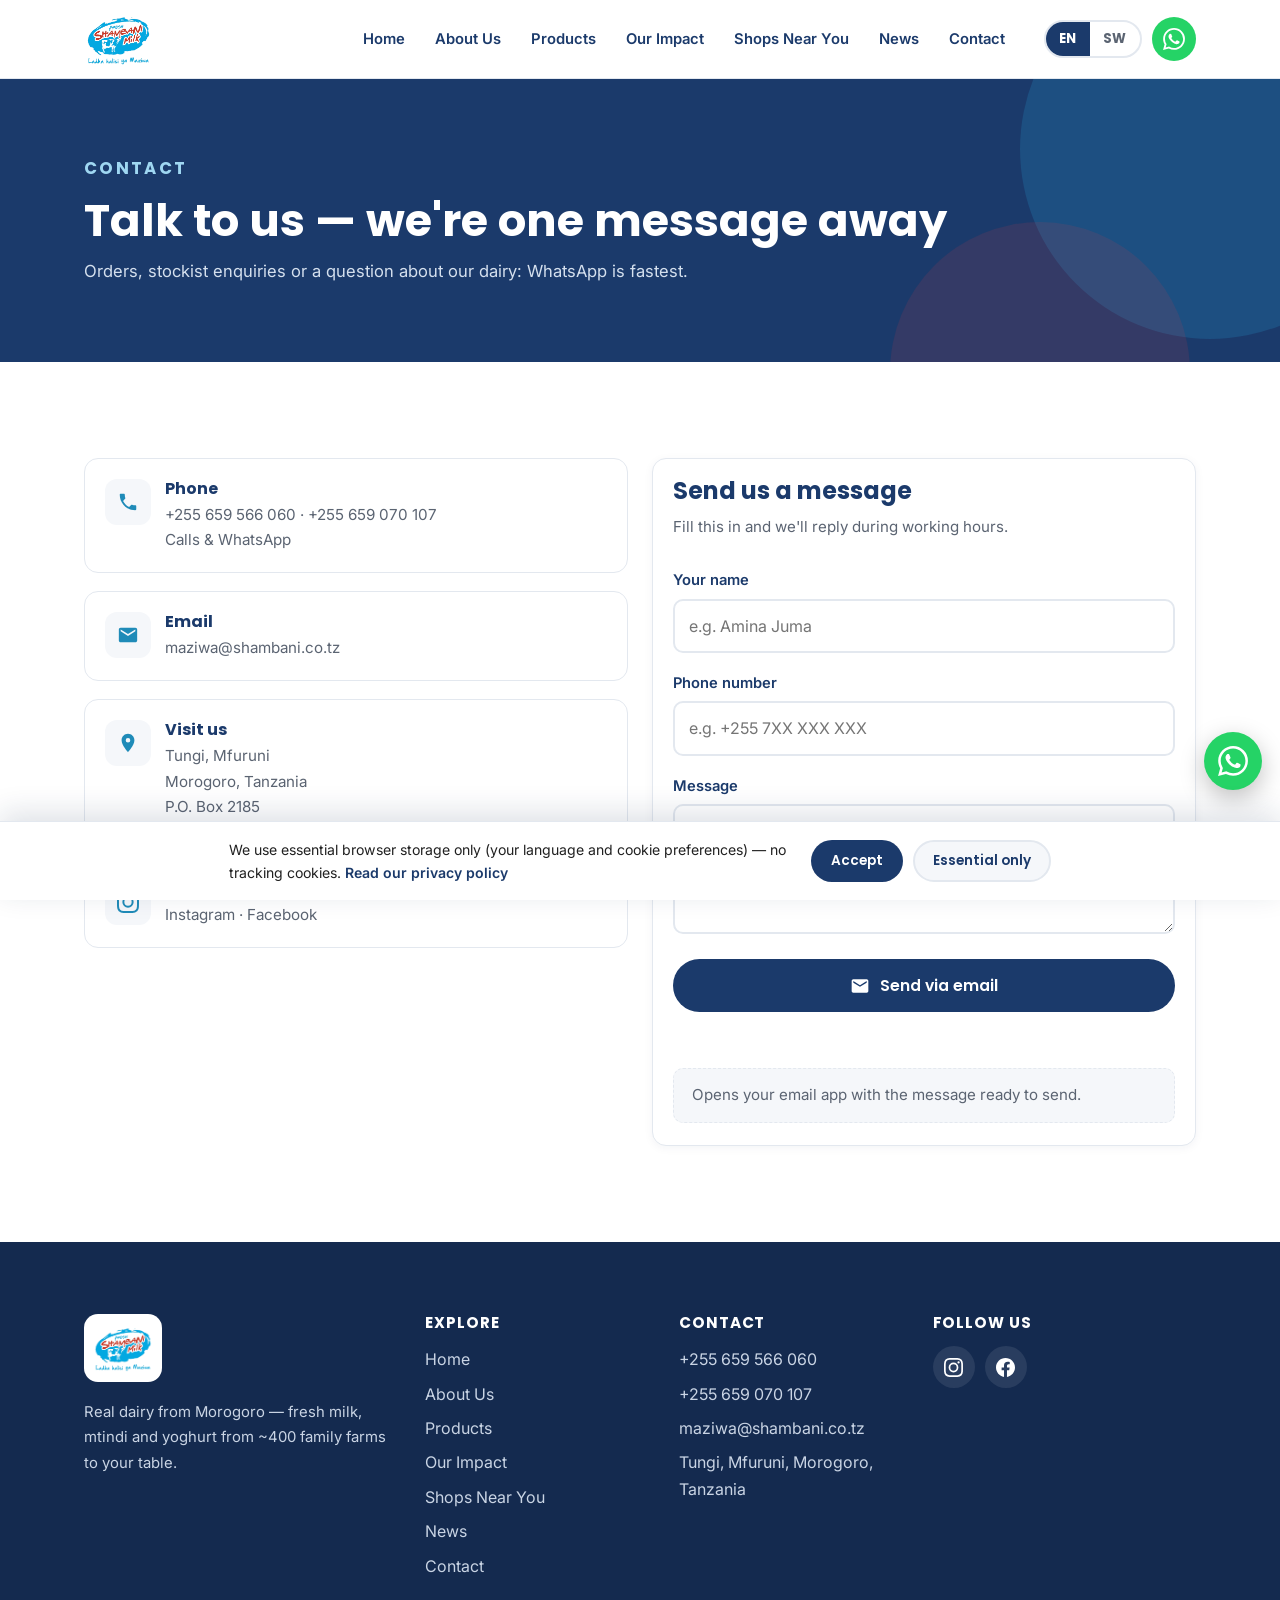
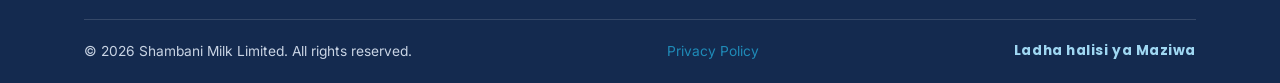
<file: contact.html>
<!DOCTYPE html>
<html lang="en">
<head>
  <meta charset="UTF-8">
  <meta name="viewport" content="width=device-width, initial-scale=1.0">
  <title>Contact — Shambani Milk Limited</title>
  <meta name="description" content="Call or WhatsApp Shambani Milk: +255 659 566 060 · +255 659 070 107 · maziwa@shambani.co.tz">
  <link rel="icon" href="assets/img/favicon.ico">
  <link rel="apple-touch-icon" href="assets/img/apple-touch-icon.png">
  <link rel="canonical" href="https://www.shambani.co.tz/contact.html">

  <meta property="og:type" content="website">
  <meta property="og:site_name" content="Shambani Milk Limited">
  <meta property="og:title" content="Contact Shambani Milk">
  <meta property="og:description" content="Call or WhatsApp Shambani Milk: +255 659 566 060 · +255 659 070 107 · maziwa@shambani.co.tz">
  <meta property="og:url" content="https://www.shambani.co.tz/contact.html">
  <meta property="og:image" content="https://www.shambani.co.tz/assets/img/og-image.jpg">
  <meta property="og:image:width" content="1200">
  <meta property="og:image:height" content="630">
  <meta name="twitter:card" content="summary_large_image">

  <link rel="preconnect" href="https://fonts.googleapis.com">
  <link rel="preconnect" href="https://fonts.gstatic.com" crossorigin>
  <link href="https://fonts.googleapis.com/css2?family=Poppins:wght@600;700;800&family=Inter:wght@400;600&display=swap" rel="stylesheet">
  <link rel="stylesheet" href="assets/css/styles.css?v=3">

  <script src="assets/js/i18n-en.js?v=3" defer></script>
  <script src="assets/js/i18n-sw.js?v=3" defer></script>
  <script src="assets/js/supabase-config.js?v=3" defer></script>
  <script src="assets/js/shops.js?v=3" defer></script>
  <script src="assets/js/main.js?v=3" defer></script>
</head>
<body data-page="contact">

  <a class="skip-link" href="#main" data-i18n="a11y.skip">Skip to content</a>

  <header class="site-header">
    <div class="header-inner">
      <a class="brand" href="index.html" aria-label="Shambani Milk — home">
        <img src="assets/img/logo.webp" alt="Shambani Milk logo" width="544" height="459">
      </a>
      <nav class="main-nav" id="main-nav" aria-label="Main menu" data-i18n-attr="aria-label:nav.aria">
        <ul>
          <li><a href="index.html" data-i18n="nav.home">Home</a></li>
          <li><a href="about.html" data-i18n="nav.about">About Us</a></li>
          <li><a href="products.html" data-i18n="nav.products">Products</a></li>
          <li><a href="impact.html" data-i18n="nav.impact">Our Impact</a></li>
          <li><a href="shops.html" data-i18n="nav.locations">Shops Near You</a></li>
          <li><a href="blog.html" data-i18n="nav.news">News</a></li>
          <li><a href="contact.html" data-i18n="nav.contact">Contact</a></li>
        </ul>
      </nav>
      <div class="header-actions">
        <div class="lang-switch" role="group" aria-label="Language / Lugha">
          <button type="button" data-lang="en" aria-pressed="true">EN</button>
          <button type="button" data-lang="sw" aria-pressed="false">SW</button>
        </div>
        <a class="header-call" href="#" data-wa-msg="waMsg.general" aria-label="WhatsApp">
          <svg viewBox="0 0 24 24" fill="currentColor" aria-hidden="true"><path d="M17.472 14.382c-.297-.149-1.758-.867-2.03-.967-.273-.099-.471-.148-.67.15-.197.297-.767.966-.94 1.164-.173.199-.347.223-.644.075-.297-.15-1.255-.463-2.39-1.475-.883-.788-1.48-1.761-1.653-2.059-.173-.297-.018-.458.13-.606.134-.133.298-.347.446-.52.149-.174.198-.298.298-.497.099-.198.05-.371-.025-.52-.075-.149-.669-1.612-.916-2.207-.242-.579-.487-.5-.669-.51-.173-.008-.371-.01-.57-.01-.198 0-.52.074-.792.372-.272.297-1.04 1.016-1.04 2.479 0 1.462 1.065 2.875 1.213 3.074.149.198 2.096 3.2 5.077 4.487.709.306 1.262.489 1.694.625.712.227 1.36.195 1.871.118.571-.085 1.758-.719 2.006-1.413.248-.694.248-1.289.173-1.413-.074-.124-.272-.198-.57-.347m-5.421 7.403h-.004a9.87 9.87 0 01-5.031-1.378l-.361-.214-3.741.982.998-3.648-.235-.374a9.86 9.86 0 01-1.51-5.26c.001-5.45 4.436-9.884 9.888-9.884 2.64 0 5.122 1.03 6.988 2.898a9.825 9.825 0 012.893 6.994c-.003 5.45-4.437 9.884-9.885 9.884m8.413-18.297A11.815 11.815 0 0012.05 0C5.495 0 .16 5.335.157 11.892c0 2.096.547 4.142 1.588 5.945L.057 24l6.305-1.654a11.882 11.882 0 005.683 1.448h.005c6.554 0 11.89-5.335 11.893-11.893a11.821 11.821 0 00-3.48-8.413"/></svg>
        </a>
        <button class="nav-toggle" aria-expanded="false" aria-controls="main-nav" aria-label="Menu">
          <svg viewBox="0 0 24 24" fill="none" stroke="currentColor" stroke-width="2.4" stroke-linecap="round" aria-hidden="true"><path d="M4 7h16M4 12h16M4 17h16"/></svg>
        </button>
      </div>
    </div>
  </header>

  <main id="main">
    <section class="page-head">
      <div class="container">
        <p class="eyebrow" data-i18n="contact.head.eyebrow">Contact</p>
        <h1 data-i18n="contact.head.title">Talk to us — we're one message away</h1>
        <p data-i18n="contact.head.sub">Orders, stockist enquiries or a question about our dairy: WhatsApp is fastest.</p>
      </div>
    </section>

    <section class="section">
      <div class="container grid grid-2">
        <div class="stack">
          <div class="contact-card">
            <div class="ico"><svg viewBox="0 0 24 24" fill="currentColor" aria-hidden="true"><path d="M6.62 10.79c1.44 2.83 3.76 5.14 6.59 6.59l2.2-2.2c.27-.27.67-.36 1.02-.24 1.12.37 2.33.57 3.57.57.55 0 1 .45 1 1V20c0 .55-.45 1-1 1-9.39 0-17-7.61-17-17 0-.55.45-1 1-1h3.5c.55 0 1 .45 1 1 0 1.25.2 2.45.57 3.57.11.35.03.74-.25 1.02l-2.2 2.2z"/></svg></div>
            <div>
              <h3 data-i18n="contact.phone.title">Phone</h3>
              <p><a href="tel:+255659566060">+255 659 566 060</a> · <a href="tel:+255659070107">+255 659 070 107</a></p>
              <p data-i18n="contact.phone.label">Calls &amp; WhatsApp</p>
            </div>
          </div>
          <div class="contact-card">
            <div class="ico"><svg viewBox="0 0 24 24" fill="currentColor" aria-hidden="true"><path d="M20 4H4c-1.1 0-1.99.9-1.99 2L2 18c0 1.1.9 2 2 2h16c1.1 0 2-.9 2-2V6c0-1.1-.9-2-2-2zm0 4l-8 5-8-5V6l8 5 8-5v2z"/></svg></div>
            <div>
              <h3 data-i18n="contact.email.title">Email</h3>
              <p><a href="mailto:maziwa@shambani.co.tz">maziwa@shambani.co.tz</a></p>
            </div>
          </div>
          <div class="contact-card">
            <div class="ico"><svg viewBox="0 0 24 24" fill="currentColor" aria-hidden="true"><path d="M12 2C8.13 2 5 5.13 5 9c0 5.25 7 13 7 13s7-7.75 7-13c0-3.87-3.13-7-7-7zm0 9.5a2.5 2.5 0 010-5 2.5 2.5 0 010 5z"/></svg></div>
            <div>
              <h3 data-i18n="contact.address.title">Visit us</h3>
              <p data-i18n="loc.hq.l1">Tungi, Mfuruni</p>
              <p data-i18n="loc.hq.l2">Morogoro, Tanzania</p>
              <p data-i18n="loc.hq.l3">P.O. Box 2185</p>
            </div>
          </div>
          <div class="contact-card">
            <div class="ico"><svg viewBox="0 0 24 24" fill="currentColor" aria-hidden="true"><path d="M12 2.163c3.204 0 3.584.012 4.85.07 3.252.148 4.771 1.691 4.919 4.919.058 1.265.069 1.645.069 4.849 0 3.205-.012 3.584-.069 4.849-.149 3.225-1.664 4.771-4.919 4.919-1.266.058-1.644.07-4.85.07-3.204 0-3.584-.012-4.849-.07-3.26-.149-4.771-1.699-4.919-4.92-.058-1.265-.07-1.644-.07-4.849 0-3.204.013-3.583.07-4.849.149-3.227 1.664-4.771 4.919-4.919 1.266-.057 1.645-.069 4.849-.069zM12 0C8.741 0 8.333.014 7.053.072 2.695.272.273 2.69.073 7.052.014 8.333 0 8.741 0 12s.014 3.668.072 4.948c.2 4.358 2.618 6.78 6.98 6.98C8.333 23.986 8.741 24 12 24s3.668-.014 4.948-.072c4.354-.2 6.782-2.618 6.979-6.98.059-1.28.073-1.689.073-4.948s-.014-3.667-.072-4.947c-.196-4.354-2.617-6.78-6.979-6.98C15.668.014 15.259 0 12 0zm0 5.838a6.162 6.162 0 100 12.324 6.162 6.162 0 000-12.324zM12 16a4 4 0 110-8 4 4 0 010 8zm6.406-11.845a1.44 1.44 0 100 2.881 1.44 1.44 0 000-2.881z"/></svg></div>
            <div>
              <h3 data-i18n="contact.social.title">Follow us</h3>
              <p><a href="https://www.instagram.com/shambani_milk/" target="_blank" rel="noopener">Instagram</a> · <a href="https://www.facebook.com/p/Shambani-Milk-Limited-100064187768673/" target="_blank" rel="noopener">Facebook</a></p>
            </div>
          </div>
        </div>

        <div class="card">
          <div class="card-body">
            <h2 data-i18n="contact.form.title">Send us a message</h2>
            <p data-i18n="contact.form.sub">Fill this in and we'll reply during working hours.</p>
            <form id="contact-form" class="form-grid mt-2">
              <div class="field">
                <label for="cf-name" data-i18n="form.name">Your name</label>
                <input id="cf-name" name="name" type="text" autocomplete="name" required placeholder="e.g. Amina Juma" data-i18n-attr="placeholder:form.name.ph">
              </div>
              <div class="field">
                <label for="cf-phone" data-i18n="form.phone">Phone number</label>
                <input id="cf-phone" name="phone" type="tel" autocomplete="tel" placeholder="e.g. +255 7XX XXX XXX" data-i18n-attr="placeholder:form.phone.ph">
              </div>
              <div class="field">
                <label for="cf-msg" data-i18n="form.msg">Message</label>
                <textarea id="cf-msg" name="message" required placeholder="Write your message here…" data-i18n-attr="placeholder:form.msg.ph"></textarea>
              </div>
              <button type="submit" class="btn btn-navy"><svg viewBox="0 0 24 24" fill="currentColor" aria-hidden="true"><path d="M20 4H4c-1.1 0-1.99.9-1.99 2L2 18c0 1.1.9 2 2 2h16c1.1 0 2-.9 2-2V6c0-1.1-.9-2-2-2zm0 4l-8 5-8-5V6l8 5 8-5v2z"/></svg> <span data-i18n="form.send">Send via email</span></button>
              <p id="form-status" class="form-status" role="status" aria-live="polite"></p>
              <p class="note" data-i18n="form.note">Opens your email app with the message ready to send.</p>
            </form>
          </div>
        </div>
      </div>
    </section>
  </main>

  <footer class="site-footer">
    <div class="container">
      <div class="footer-grid">
        <div class="footer-brand">
          <img src="assets/img/logo.webp" alt="Shambani Milk logo" width="544" height="459">
          <p data-i18n="footer.blurb">Real dairy from Morogoro — fresh milk, mtindi and yoghurt from ~400 family farms to your table.</p>
        </div>
        <nav aria-label="Footer">
          <h3 data-i18n="footer.explore">Explore</h3>
          <ul>
            <li><a href="index.html" data-i18n="nav.home">Home</a></li>
            <li><a href="about.html" data-i18n="nav.about">About Us</a></li>
            <li><a href="products.html" data-i18n="nav.products">Products</a></li>
            <li><a href="impact.html" data-i18n="nav.impact">Our Impact</a></li>
            <li><a href="shops.html" data-i18n="nav.locations">Shops Near You</a></li>
            <li><a href="blog.html" data-i18n="nav.news">News</a></li>
            <li><a href="contact.html" data-i18n="nav.contact">Contact</a></li>
          </ul>
        </nav>
        <div>
          <h3 data-i18n="footer.contact">Contact</h3>
          <ul>
            <li><a href="tel:+255659566060">+255 659 566 060</a></li>
            <li><a href="tel:+255659070107">+255 659 070 107</a></li>
            <li><a href="mailto:maziwa@shambani.co.tz">maziwa@shambani.co.tz</a></li>
            <li>Tungi, Mfuruni, Morogoro, Tanzania</li>
          </ul>
        </div>
        <div>
          <h3 data-i18n="footer.follow">Follow us</h3>
          <div class="social-row">
            <a href="https://www.instagram.com/shambani_milk/" aria-label="Instagram" data-i18n-attr="aria-label:footer.ig.aria"><svg viewBox="0 0 24 24" fill="currentColor" aria-hidden="true"><path d="M12 2.163c3.204 0 3.584.012 4.85.07 3.252.148 4.771 1.691 4.919 4.919.058 1.265.069 1.645.069 4.849 0 3.205-.012 3.584-.069 4.849-.149 3.225-1.664 4.771-4.919 4.919-1.266.058-1.644.07-4.85.07-3.204 0-3.584-.012-4.849-.07-3.26-.149-4.771-1.699-4.919-4.92-.058-1.265-.07-1.644-.07-4.849 0-3.204.013-3.583.07-4.849.149-3.227 1.664-4.771 4.919-4.919 1.266-.057 1.645-.069 4.849-.069zM12 0C8.741 0 8.333.014 7.053.072 2.695.272.273 2.69.073 7.052.014 8.333 0 8.741 0 12s.014 3.668.072 4.948c.2 4.358 2.618 6.78 6.98 6.98C8.333 23.986 8.741 24 12 24s3.668-.014 4.948-.072c4.354-.2 6.782-2.618 6.979-6.98.059-1.28.073-1.689.073-4.948s-.014-3.667-.072-4.947c-.196-4.354-2.617-6.78-6.979-6.98C15.668.014 15.259 0 12 0zm0 5.838a6.162 6.162 0 100 12.324 6.162 6.162 0 000-12.324zM12 16a4 4 0 110-8 4 4 0 010 8zm6.406-11.845a1.44 1.44 0 100 2.881 1.44 1.44 0 000-2.881z"/></svg></a>
            <a href="https://www.facebook.com/p/Shambani-Milk-Limited-100064187768673/" aria-label="Facebook" data-i18n-attr="aria-label:footer.fb.aria"><svg viewBox="0 0 24 24" fill="currentColor" aria-hidden="true"><path d="M24 12.073c0-6.627-5.373-12-12-12s-12 5.373-12 12c0 5.99 4.388 10.954 10.125 11.854v-8.385H7.078v-3.47h3.047V9.43c0-3.007 1.792-4.669 4.533-4.669 1.312 0 2.686.235 2.686.235v2.953H15.83c-1.491 0-1.956.925-1.956 1.874v2.25h3.328l-.532 3.47h-2.796v8.385C19.612 23.027 24 18.062 24 12.073z"/></svg></a>
          </div>
        </div>
      </div>
      <div class="footer-bottom">
        <span data-i18n="footer.rights">© 2026 Shambani Milk Limited. All rights reserved.</span>
        <a href="privacy.html" data-i18n="footer.privacy">Privacy Policy</a>
        <span>Ladha halisi ya Maziwa</span>
      </div>
    </div>
  </footer>

  <a class="wa-float" href="#" data-wa-msg="waMsg.general" aria-label="Chat with us on WhatsApp" data-i18n-attr="aria-label:wa.float.aria">
    <svg viewBox="0 0 24 24" fill="currentColor" aria-hidden="true"><path d="M17.472 14.382c-.297-.149-1.758-.867-2.03-.967-.273-.099-.471-.148-.67.15-.197.297-.767.966-.94 1.164-.173.199-.347.223-.644.075-.297-.15-1.255-.463-2.39-1.475-.883-.788-1.48-1.761-1.653-2.059-.173-.297-.018-.458.13-.606.134-.133.298-.347.446-.52.149-.174.198-.298.298-.497.099-.198.05-.371-.025-.52-.075-.149-.669-1.612-.916-2.207-.242-.579-.487-.5-.669-.51-.173-.008-.371-.01-.57-.01-.198 0-.52.074-.792.372-.272.297-1.04 1.016-1.04 2.479 0 1.462 1.065 2.875 1.213 3.074.149.198 2.096 3.2 5.077 4.487.709.306 1.262.489 1.694.625.712.227 1.36.195 1.871.118.571-.085 1.758-.719 2.006-1.413.248-.694.248-1.289.173-1.413-.074-.124-.272-.198-.57-.347m-5.421 7.403h-.004a9.87 9.87 0 01-5.031-1.378l-.361-.214-3.741.982.998-3.648-.235-.374a9.86 9.86 0 01-1.51-5.26c.001-5.45 4.436-9.884 9.888-9.884 2.64 0 5.122 1.03 6.988 2.898a9.825 9.825 0 012.893 6.994c-.003 5.45-4.437 9.884-9.885 9.884m8.413-18.297A11.815 11.815 0 0012.05 0C5.495 0 .16 5.335.157 11.892c0 2.096.547 4.142 1.588 5.945L.057 24l6.305-1.654a11.882 11.882 0 005.683 1.448h.005c6.554 0 11.89-5.335 11.893-11.893a11.821 11.821 0 00-3.48-8.413"/></svg>
  </a>
</body>
</html>
</file>
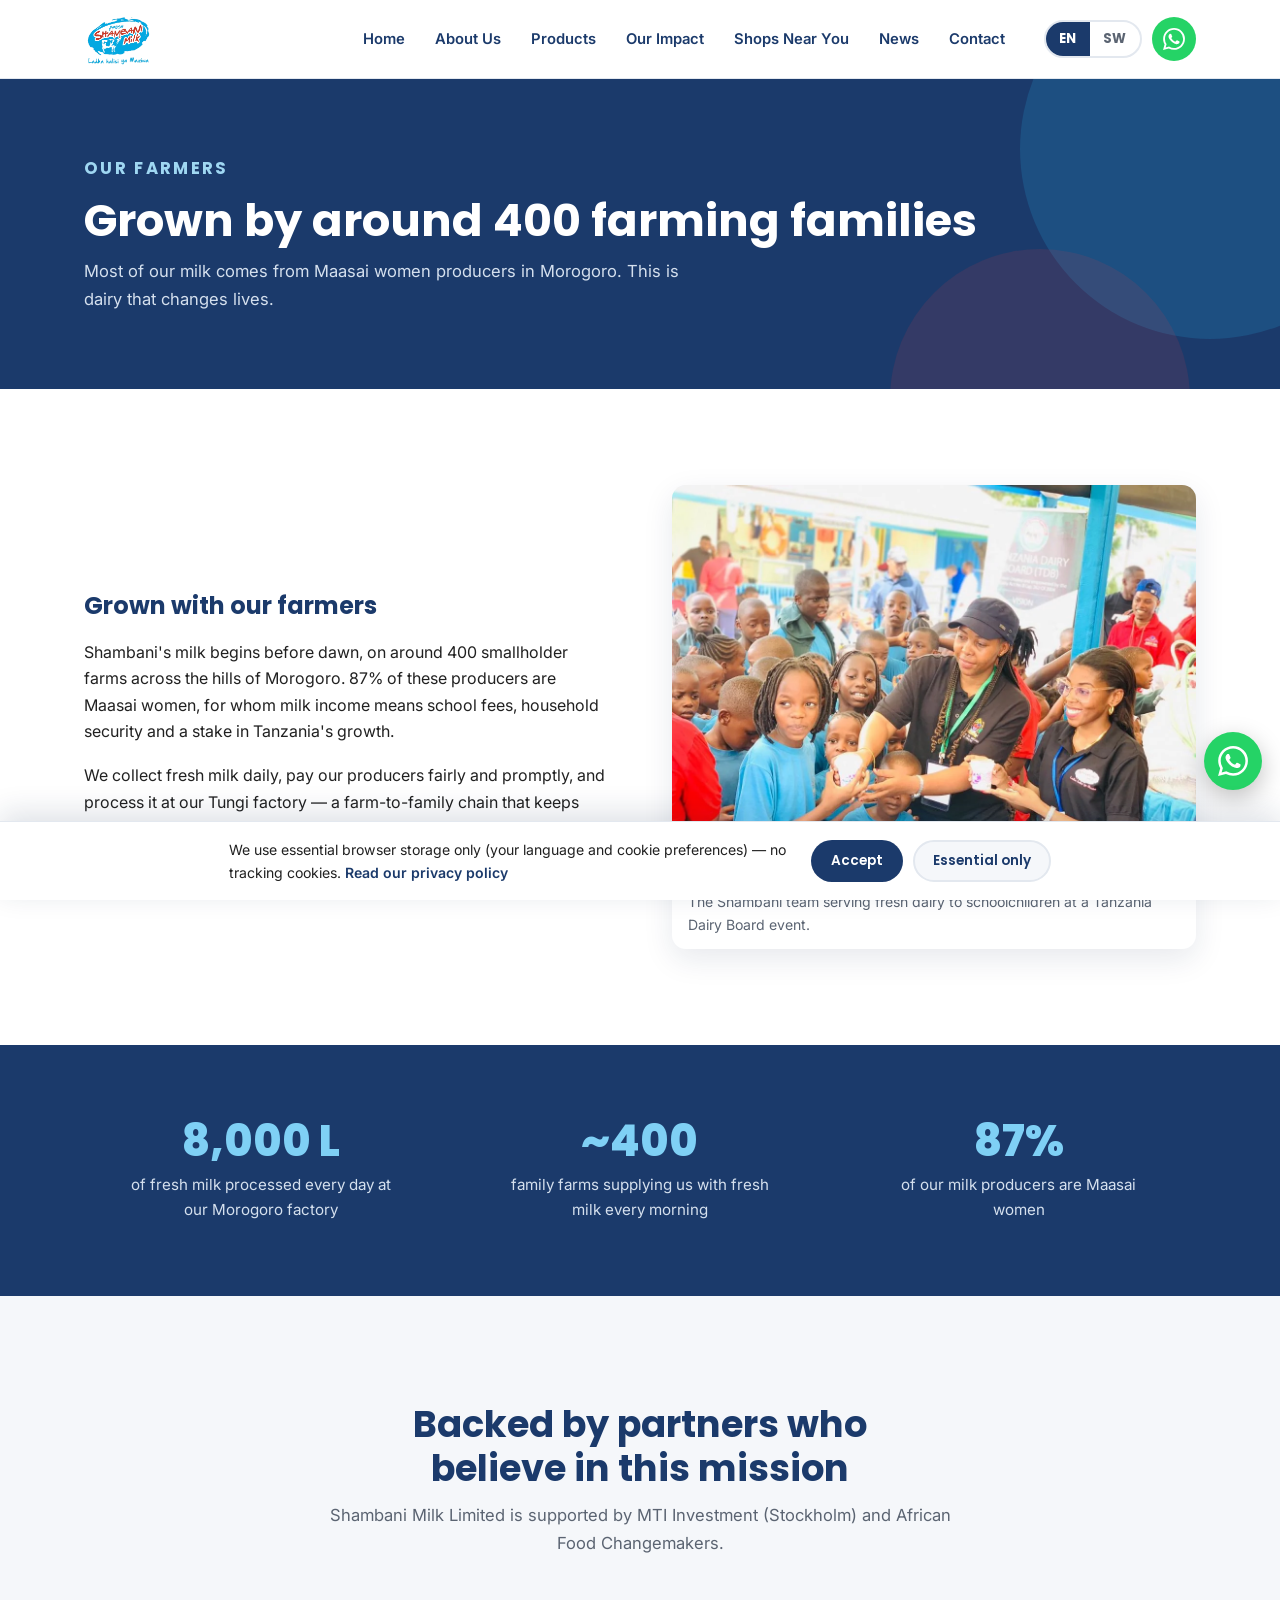
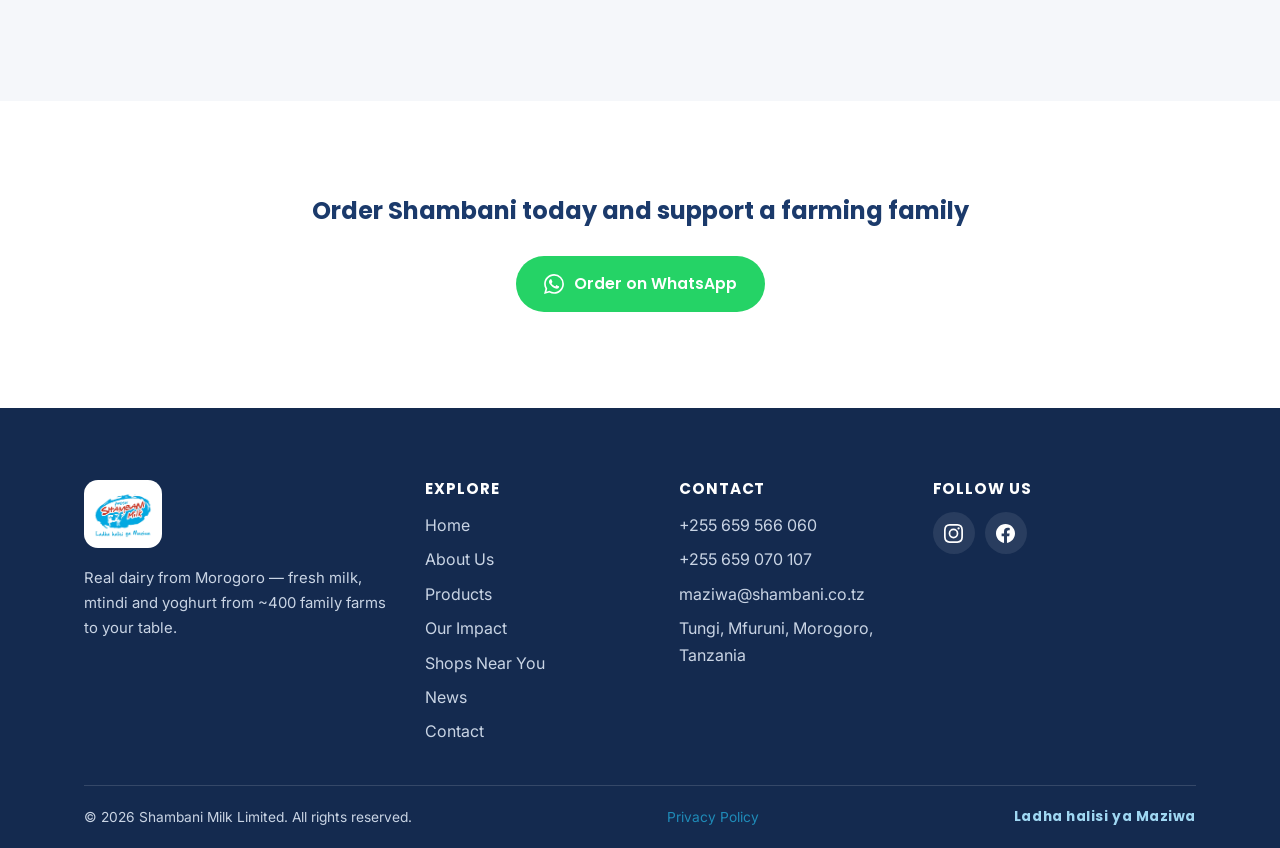
<file: impact.html>
<!DOCTYPE html>
<html lang="en">
<head>
  <meta charset="UTF-8">
  <meta name="viewport" content="width=device-width, initial-scale=1.0">
  <title>Our Farmers & Impact — Shambani Milk</title>
  <meta name="description" content="87% of Shambani's ~400 milk producers are Maasai women. Dairy that keeps value in the community, from Morogoro to four regions.">
  <link rel="icon" href="assets/img/favicon.ico">
  <link rel="apple-touch-icon" href="assets/img/apple-touch-icon.png">
  <link rel="canonical" href="https://www.shambani.co.tz/impact.html">

  <meta property="og:type" content="website">
  <meta property="og:site_name" content="Shambani Milk Limited">
  <meta property="og:title" content="Our farmers, our impact — Shambani Milk">
  <meta property="og:description" content="87% of Shambani's ~400 milk producers are Maasai women. Dairy that keeps value in the community, from Morogoro to four regions.">
  <meta property="og:url" content="https://www.shambani.co.tz/impact.html">
  <meta property="og:image" content="https://www.shambani.co.tz/assets/img/og-image.jpg">
  <meta property="og:image:width" content="1200">
  <meta property="og:image:height" content="630">
  <meta name="twitter:card" content="summary_large_image">

  <link rel="preconnect" href="https://fonts.googleapis.com">
  <link rel="preconnect" href="https://fonts.gstatic.com" crossorigin>
  <link href="https://fonts.googleapis.com/css2?family=Poppins:wght@600;700;800&family=Inter:wght@400;600&display=swap" rel="stylesheet">
  <link rel="stylesheet" href="assets/css/styles.css?v=3">

  <script src="assets/js/i18n-en.js?v=3" defer></script>
  <script src="assets/js/i18n-sw.js?v=3" defer></script>
  <script src="assets/js/supabase-config.js?v=3" defer></script>
  <script src="assets/js/shops.js?v=3" defer></script>
  <script src="assets/js/main.js?v=3" defer></script>
</head>
<body data-page="impact">

  <a class="skip-link" href="#main" data-i18n="a11y.skip">Skip to content</a>

  <header class="site-header">
    <div class="header-inner">
      <a class="brand" href="index.html" aria-label="Shambani Milk — home">
        <img src="assets/img/logo.webp" alt="Shambani Milk logo" width="544" height="459">
      </a>
      <nav class="main-nav" id="main-nav" aria-label="Main menu" data-i18n-attr="aria-label:nav.aria">
        <ul>
          <li><a href="index.html" data-i18n="nav.home">Home</a></li>
          <li><a href="about.html" data-i18n="nav.about">About Us</a></li>
          <li><a href="products.html" data-i18n="nav.products">Products</a></li>
          <li><a href="impact.html" data-i18n="nav.impact">Our Impact</a></li>
          <li><a href="shops.html" data-i18n="nav.locations">Shops Near You</a></li>
          <li><a href="blog.html" data-i18n="nav.news">News</a></li>
          <li><a href="contact.html" data-i18n="nav.contact">Contact</a></li>
        </ul>
      </nav>
      <div class="header-actions">
        <div class="lang-switch" role="group" aria-label="Language / Lugha">
          <button type="button" data-lang="en" aria-pressed="true">EN</button>
          <button type="button" data-lang="sw" aria-pressed="false">SW</button>
        </div>
        <a class="header-call" href="#" data-wa-msg="waMsg.general" aria-label="WhatsApp">
          <svg viewBox="0 0 24 24" fill="currentColor" aria-hidden="true"><path d="M17.472 14.382c-.297-.149-1.758-.867-2.03-.967-.273-.099-.471-.148-.67.15-.197.297-.767.966-.94 1.164-.173.199-.347.223-.644.075-.297-.15-1.255-.463-2.39-1.475-.883-.788-1.48-1.761-1.653-2.059-.173-.297-.018-.458.13-.606.134-.133.298-.347.446-.52.149-.174.198-.298.298-.497.099-.198.05-.371-.025-.52-.075-.149-.669-1.612-.916-2.207-.242-.579-.487-.5-.669-.51-.173-.008-.371-.01-.57-.01-.198 0-.52.074-.792.372-.272.297-1.04 1.016-1.04 2.479 0 1.462 1.065 2.875 1.213 3.074.149.198 2.096 3.2 5.077 4.487.709.306 1.262.489 1.694.625.712.227 1.36.195 1.871.118.571-.085 1.758-.719 2.006-1.413.248-.694.248-1.289.173-1.413-.074-.124-.272-.198-.57-.347m-5.421 7.403h-.004a9.87 9.87 0 01-5.031-1.378l-.361-.214-3.741.982.998-3.648-.235-.374a9.86 9.86 0 01-1.51-5.26c.001-5.45 4.436-9.884 9.888-9.884 2.64 0 5.122 1.03 6.988 2.898a9.825 9.825 0 012.893 6.994c-.003 5.45-4.437 9.884-9.885 9.884m8.413-18.297A11.815 11.815 0 0012.05 0C5.495 0 .16 5.335.157 11.892c0 2.096.547 4.142 1.588 5.945L.057 24l6.305-1.654a11.882 11.882 0 005.683 1.448h.005c6.554 0 11.89-5.335 11.893-11.893a11.821 11.821 0 00-3.48-8.413"/></svg>
        </a>
        <button class="nav-toggle" aria-expanded="false" aria-controls="main-nav" aria-label="Menu">
          <svg viewBox="0 0 24 24" fill="none" stroke="currentColor" stroke-width="2.4" stroke-linecap="round" aria-hidden="true"><path d="M4 7h16M4 12h16M4 17h16"/></svg>
        </button>
      </div>
    </div>
  </header>

  <main id="main">
    <section class="page-head">
      <div class="container">
        <p class="eyebrow" data-i18n="impact.head.eyebrow">Our farmers</p>
        <h1 data-i18n="impact.head.title">Grown by around 400 farming families</h1>
        <p data-i18n="impact.head.sub">Most of our milk comes from Maasai women producers in Morogoro. This is dairy that changes lives.</p>
      </div>
    </section>

    <section class="section">
      <div class="container split">
        <div>
          <h2 data-i18n="home.impact.title">Grown with our farmers</h2>
          <p class="mt-2" data-i18n="impact.p1">Shambani's milk begins before dawn, on around 400 smallholder farms across the hills of Morogoro. 87% of these producers are Maasai women, for whom milk income means school fees, household security and a stake in Tanzania's growth.</p>
          <p class="mt-2" data-i18n="impact.p2">We collect fresh milk daily, pay our producers fairly and promptly, and process it at our Tungi factory — a farm-to-family chain that keeps value where it starts: in the community.</p>
        </div>
        <figure class="img-frame">
          <img src="assets/img/impact-event.webp" alt="Shambani staff serving yoghurt to schoolchildren at an outdoor event" data-i18n-attr="alt:impact.event.alt" width="1080" height="810" loading="lazy">
          <figcaption data-i18n="impact.event.caption">The Shambani team serving fresh dairy to schoolchildren at a Tanzania Dairy Board event.</figcaption>
        </figure>
      </div>
    </section>

    <section class="stats-band">
      <div class="container">
        <div class="grid grid-3">
          <div class="stat">
            <div class="num" data-i18n="stat.capacity.num">8,000 L</div>
            <p class="label" data-i18n="stat.capacity.label">of fresh milk processed every day at our Morogoro factory</p>
          </div>
          <div class="stat">
            <div class="num" data-i18n="stat.farmers.num">~400</div>
            <p class="label" data-i18n="stat.farmers.label">family farms supplying us with fresh milk every morning</p>
          </div>
          <div class="stat">
            <div class="num" data-i18n="stat.women.num">87%</div>
            <p class="label" data-i18n="stat.women.label">of our milk producers are Maasai women</p>
          </div>
        </div>
      </div>
    </section>

    <section class="section alt">
      <div class="container center">
        <div class="section-head">
          <h2 data-i18n="impact.partners.title">Backed by partners who believe in this mission</h2>
          <p data-i18n="impact.partners.text">Shambani Milk Limited is supported by MTI Investment (Stockholm) and African Food Changemakers.</p>
        </div>
      </div>
    </section>

    <section class="section">
      <div class="container center">
        <h2 data-i18n="impact.cta">Order Shambani today and support a farming family</h2>
        <div class="mt-3"><a class="btn btn-wa" href="#" data-wa-msg="waMsg.general"><svg viewBox="0 0 24 24" fill="currentColor" aria-hidden="true"><path d="M17.472 14.382c-.297-.149-1.758-.867-2.03-.967-.273-.099-.471-.148-.67.15-.197.297-.767.966-.94 1.164-.173.199-.347.223-.644.075-.297-.15-1.255-.463-2.39-1.475-.883-.788-1.48-1.761-1.653-2.059-.173-.297-.018-.458.13-.606.134-.133.298-.347.446-.52.149-.174.198-.298.298-.497.099-.198.05-.371-.025-.52-.075-.149-.669-1.612-.916-2.207-.242-.579-.487-.5-.669-.51-.173-.008-.371-.01-.57-.01-.198 0-.52.074-.792.372-.272.297-1.04 1.016-1.04 2.479 0 1.462 1.065 2.875 1.213 3.074.149.198 2.096 3.2 5.077 4.487.709.306 1.262.489 1.694.625.712.227 1.36.195 1.871.118.571-.085 1.758-.719 2.006-1.413.248-.694.248-1.289.173-1.413-.074-.124-.272-.198-.57-.347m-5.421 7.403h-.004a9.87 9.87 0 01-5.031-1.378l-.361-.214-3.741.982.998-3.648-.235-.374a9.86 9.86 0 01-1.51-5.26c.001-5.45 4.436-9.884 9.888-9.884 2.64 0 5.122 1.03 6.988 2.898a9.825 9.825 0 012.893 6.994c-.003 5.45-4.437 9.884-9.885 9.884m8.413-18.297A11.815 11.815 0 0012.05 0C5.495 0 .16 5.335.157 11.892c0 2.096.547 4.142 1.588 5.945L.057 24l6.305-1.654a11.882 11.882 0 005.683 1.448h.005c6.554 0 11.89-5.335 11.893-11.893a11.821 11.821 0 00-3.48-8.413"/></svg>
            <span data-i18n="home.cta.order">Order on WhatsApp</span></a></div>
      </div>
    </section>
  </main>

  <footer class="site-footer">
    <div class="container">
      <div class="footer-grid">
        <div class="footer-brand">
          <img src="assets/img/logo.webp" alt="Shambani Milk logo" width="544" height="459">
          <p data-i18n="footer.blurb">Real dairy from Morogoro — fresh milk, mtindi and yoghurt from ~400 family farms to your table.</p>
        </div>
        <nav aria-label="Footer">
          <h3 data-i18n="footer.explore">Explore</h3>
          <ul>
            <li><a href="index.html" data-i18n="nav.home">Home</a></li>
            <li><a href="about.html" data-i18n="nav.about">About Us</a></li>
            <li><a href="products.html" data-i18n="nav.products">Products</a></li>
            <li><a href="impact.html" data-i18n="nav.impact">Our Impact</a></li>
            <li><a href="shops.html" data-i18n="nav.locations">Shops Near You</a></li>
            <li><a href="blog.html" data-i18n="nav.news">News</a></li>
            <li><a href="contact.html" data-i18n="nav.contact">Contact</a></li>
          </ul>
        </nav>
        <div>
          <h3 data-i18n="footer.contact">Contact</h3>
          <ul>
            <li><a href="tel:+255659566060">+255 659 566 060</a></li>
            <li><a href="tel:+255659070107">+255 659 070 107</a></li>
            <li><a href="mailto:maziwa@shambani.co.tz">maziwa@shambani.co.tz</a></li>
            <li>Tungi, Mfuruni, Morogoro, Tanzania</li>
          </ul>
        </div>
        <div>
          <h3 data-i18n="footer.follow">Follow us</h3>
          <div class="social-row">
            <a href="https://www.instagram.com/shambani_milk/" aria-label="Instagram" data-i18n-attr="aria-label:footer.ig.aria"><svg viewBox="0 0 24 24" fill="currentColor" aria-hidden="true"><path d="M12 2.163c3.204 0 3.584.012 4.85.07 3.252.148 4.771 1.691 4.919 4.919.058 1.265.069 1.645.069 4.849 0 3.205-.012 3.584-.069 4.849-.149 3.225-1.664 4.771-4.919 4.919-1.266.058-1.644.07-4.85.07-3.204 0-3.584-.012-4.849-.07-3.26-.149-4.771-1.699-4.919-4.92-.058-1.265-.07-1.644-.07-4.849 0-3.204.013-3.583.07-4.849.149-3.227 1.664-4.771 4.919-4.919 1.266-.057 1.645-.069 4.849-.069zM12 0C8.741 0 8.333.014 7.053.072 2.695.272.273 2.69.073 7.052.014 8.333 0 8.741 0 12s.014 3.668.072 4.948c.2 4.358 2.618 6.78 6.98 6.98C8.333 23.986 8.741 24 12 24s3.668-.014 4.948-.072c4.354-.2 6.782-2.618 6.979-6.98.059-1.28.073-1.689.073-4.948s-.014-3.667-.072-4.947c-.196-4.354-2.617-6.78-6.979-6.98C15.668.014 15.259 0 12 0zm0 5.838a6.162 6.162 0 100 12.324 6.162 6.162 0 000-12.324zM12 16a4 4 0 110-8 4 4 0 010 8zm6.406-11.845a1.44 1.44 0 100 2.881 1.44 1.44 0 000-2.881z"/></svg></a>
            <a href="https://www.facebook.com/p/Shambani-Milk-Limited-100064187768673/" aria-label="Facebook" data-i18n-attr="aria-label:footer.fb.aria"><svg viewBox="0 0 24 24" fill="currentColor" aria-hidden="true"><path d="M24 12.073c0-6.627-5.373-12-12-12s-12 5.373-12 12c0 5.99 4.388 10.954 10.125 11.854v-8.385H7.078v-3.47h3.047V9.43c0-3.007 1.792-4.669 4.533-4.669 1.312 0 2.686.235 2.686.235v2.953H15.83c-1.491 0-1.956.925-1.956 1.874v2.25h3.328l-.532 3.47h-2.796v8.385C19.612 23.027 24 18.062 24 12.073z"/></svg></a>
          </div>
        </div>
      </div>
      <div class="footer-bottom">
        <span data-i18n="footer.rights">© 2026 Shambani Milk Limited. All rights reserved.</span>
        <a href="privacy.html" data-i18n="footer.privacy">Privacy Policy</a>
        <span>Ladha halisi ya Maziwa</span>
      </div>
    </div>
  </footer>

  <a class="wa-float" href="#" data-wa-msg="waMsg.general" aria-label="Chat with us on WhatsApp" data-i18n-attr="aria-label:wa.float.aria">
    <svg viewBox="0 0 24 24" fill="currentColor" aria-hidden="true"><path d="M17.472 14.382c-.297-.149-1.758-.867-2.03-.967-.273-.099-.471-.148-.67.15-.197.297-.767.966-.94 1.164-.173.199-.347.223-.644.075-.297-.15-1.255-.463-2.39-1.475-.883-.788-1.48-1.761-1.653-2.059-.173-.297-.018-.458.13-.606.134-.133.298-.347.446-.52.149-.174.198-.298.298-.497.099-.198.05-.371-.025-.52-.075-.149-.669-1.612-.916-2.207-.242-.579-.487-.5-.669-.51-.173-.008-.371-.01-.57-.01-.198 0-.52.074-.792.372-.272.297-1.04 1.016-1.04 2.479 0 1.462 1.065 2.875 1.213 3.074.149.198 2.096 3.2 5.077 4.487.709.306 1.262.489 1.694.625.712.227 1.36.195 1.871.118.571-.085 1.758-.719 2.006-1.413.248-.694.248-1.289.173-1.413-.074-.124-.272-.198-.57-.347m-5.421 7.403h-.004a9.87 9.87 0 01-5.031-1.378l-.361-.214-3.741.982.998-3.648-.235-.374a9.86 9.86 0 01-1.51-5.26c.001-5.45 4.436-9.884 9.888-9.884 2.64 0 5.122 1.03 6.988 2.898a9.825 9.825 0 012.893 6.994c-.003 5.45-4.437 9.884-9.885 9.884m8.413-18.297A11.815 11.815 0 0012.05 0C5.495 0 .16 5.335.157 11.892c0 2.096.547 4.142 1.588 5.945L.057 24l6.305-1.654a11.882 11.882 0 005.683 1.448h.005c6.554 0 11.89-5.335 11.893-11.893a11.821 11.821 0 00-3.48-8.413"/></svg>
  </a>
</body>
</html>
</file>
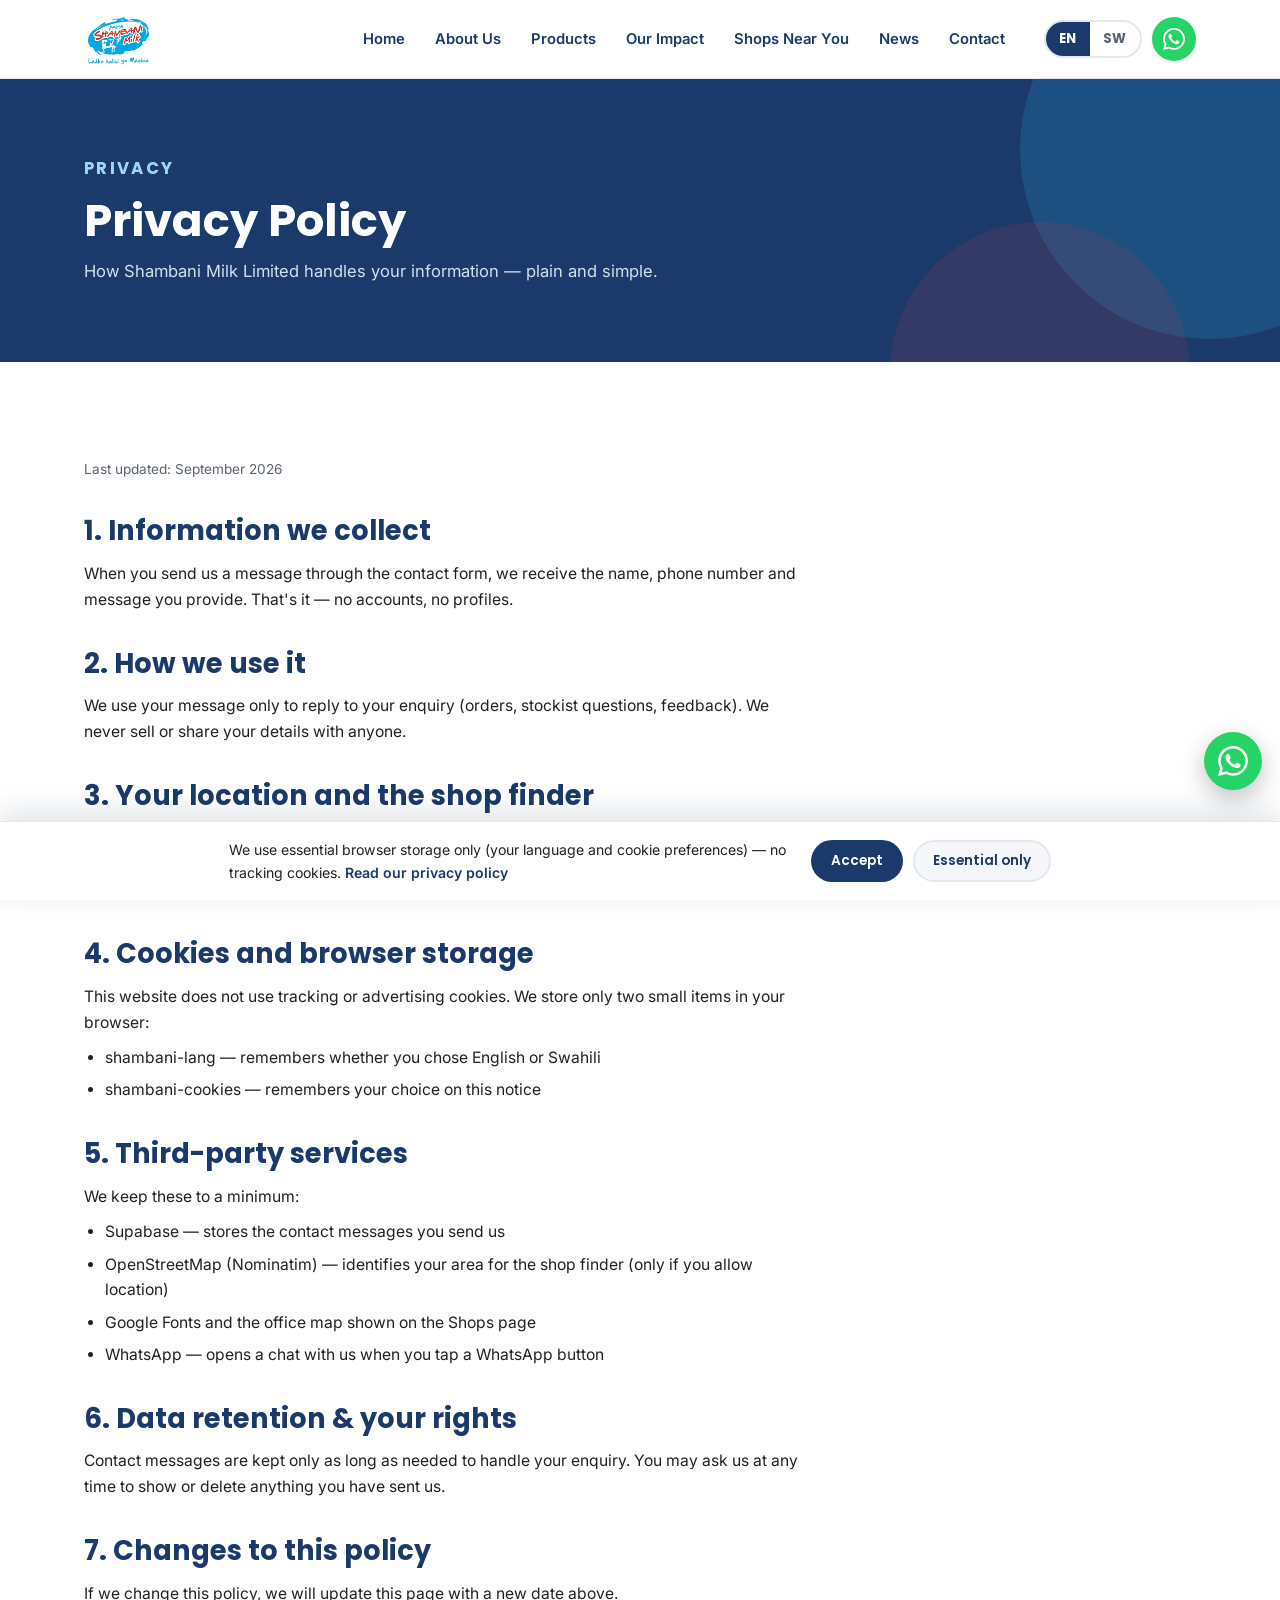
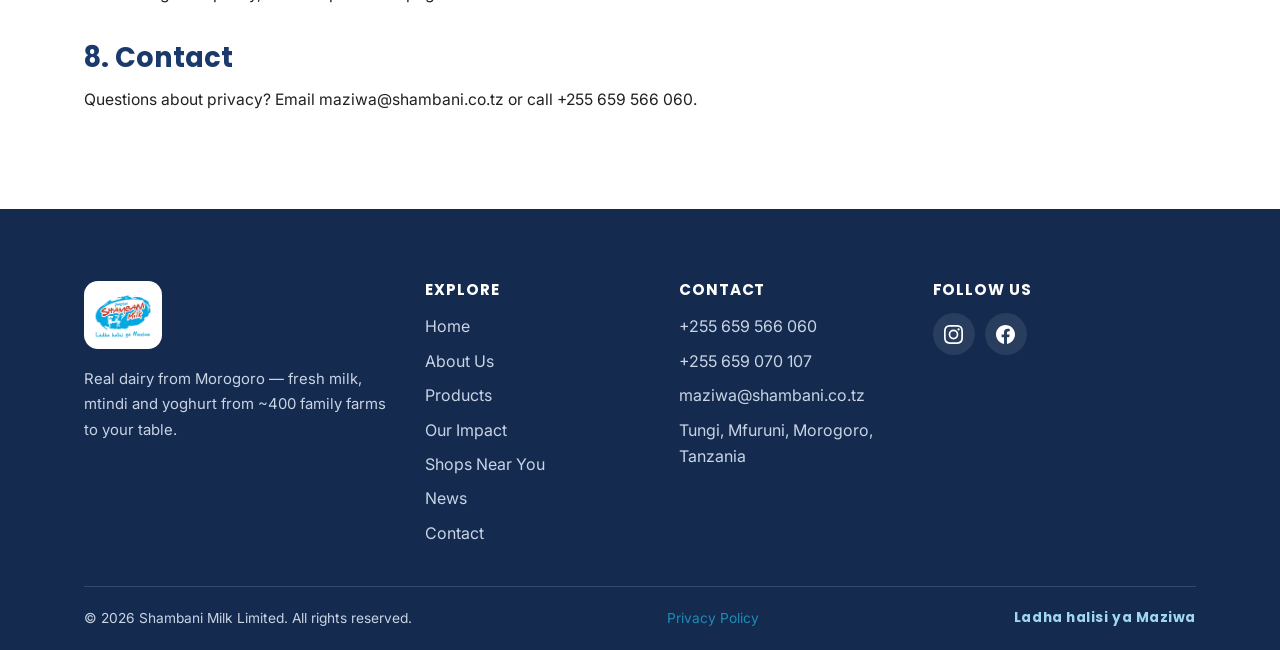
<file: privacy.html>
<!DOCTYPE html>
<html lang="en">
<head>
  <meta charset="UTF-8">
  <meta name="viewport" content="width=device-width, initial-scale=1.0">
  <title>Privacy Policy — Shambani Milk Limited</title>
  <meta name="description" content="How Shambani Milk handles your information: contact messages, location for the shop finder, cookies and your rights.">
  <link rel="icon" href="assets/img/favicon.ico">
  <link rel="apple-touch-icon" href="assets/img/apple-touch-icon.png">
  <link rel="canonical" href="https://www.shambani.co.tz/privacy.html">

  <meta property="og:type" content="website">
  <meta property="og:site_name" content="Shambani Milk Limited">
  <meta property="og:title" content="Privacy Policy — Shambani Milk Limited">
  <meta property="og:description" content="How Shambani Milk handles your information: contact messages, location for the shop finder, cookies and your rights.">
  <meta property="og:url" content="https://www.shambani.co.tz/privacy.html">
  <meta property="og:image" content="https://www.shambani.co.tz/assets/img/og-image.jpg">
  <meta property="og:image:width" content="1200">
  <meta property="og:image:height" content="630">
  <meta name="twitter:card" content="summary_large_image">

  <link rel="preconnect" href="https://fonts.googleapis.com">
  <link rel="preconnect" href="https://fonts.gstatic.com" crossorigin>
  <link href="https://fonts.googleapis.com/css2?family=Poppins:wght@600;700;800&family=Inter:wght@400;600&display=swap" rel="stylesheet">
  <link rel="stylesheet" href="assets/css/styles.css?v=3">

  <script src="assets/js/i18n-en.js?v=3" defer></script>
  <script src="assets/js/i18n-sw.js?v=3" defer></script>
  <script src="assets/js/main.js?v=3" defer></script>
</head>
<body data-page="privacy">

  <a class="skip-link" href="#main" data-i18n="a11y.skip">Skip to content</a>

  <header class="site-header">
    <div class="header-inner">
      <a class="brand" href="index.html" aria-label="Shambani Milk — home">
        <img src="assets/img/logo.webp" alt="Shambani Milk logo" width="544" height="459">
      </a>
      <nav class="main-nav" id="main-nav" aria-label="Main menu" data-i18n-attr="aria-label:nav.aria">
        <ul>
          <li><a href="index.html" data-i18n="nav.home">Home</a></li>
          <li><a href="about.html" data-i18n="nav.about">About Us</a></li>
          <li><a href="products.html" data-i18n="nav.products">Products</a></li>
          <li><a href="impact.html" data-i18n="nav.impact">Our Impact</a></li>
          <li><a href="shops.html" data-i18n="nav.locations">Shops Near You</a></li>
          <li><a href="blog.html" data-i18n="nav.news">News</a></li>
          <li><a href="contact.html" data-i18n="nav.contact">Contact</a></li>
        </ul>
      </nav>
      <div class="header-actions">
        <div class="lang-switch" role="group" aria-label="Language / Lugha">
          <button type="button" data-lang="en" aria-pressed="true">EN</button>
          <button type="button" data-lang="sw" aria-pressed="false">SW</button>
        </div>
        <a class="header-call" href="#" data-wa-msg="waMsg.general" aria-label="WhatsApp">
          <svg viewBox="0 0 24 24" fill="currentColor" aria-hidden="true"><path d="M17.472 14.382c-.297-.149-1.758-.867-2.03-.967-.273-.099-.471-.148-.67.15-.197.297-.767.966-.94 1.164-.173.199-.347.223-.644.075-.297-.15-1.255-.463-2.39-1.475-.883-.788-1.48-1.761-1.653-2.059-.173-.297-.018-.458.13-.606.134-.133.298-.347.446-.52.149-.174.198-.298.298-.497.099-.198.05-.371-.025-.52-.075-.149-.669-1.612-.916-2.207-.242-.579-.487-.5-.669-.51-.173-.008-.371-.01-.57-.01-.198 0-.52.074-.792.372-.272.297-1.04 1.016-1.04 2.479 0 1.462 1.065 2.875 1.213 3.074.149.198 2.096 3.2 5.077 4.487.709.306 1.262.489 1.694.625.712.227 1.36.195 1.871.118.571-.085 1.758-.719 2.006-1.413.248-.694.248-1.289.173-1.413-.074-.124-.272-.198-.57-.347m-5.421 7.403h-.004a9.87 9.87 0 01-5.031-1.378l-.361-.214-3.741.982.998-3.648-.235-.374a9.86 9.86 0 01-1.51-5.26c.001-5.45 4.436-9.884 9.888-9.884 2.64 0 5.122 1.03 6.988 2.898a9.825 9.825 0 012.893 6.994c-.003 5.45-4.437 9.884-9.885 9.884m8.413-18.297A11.815 11.815 0 0012.05 0C5.495 0 .16 5.335.157 11.892c0 2.096.547 4.142 1.588 5.945L.057 24l6.305-1.654a11.882 11.882 0 005.683 1.448h.005c6.554 0 11.89-5.335 11.893-11.893a11.821 11.821 0 00-3.48-8.413"/></svg>
        </a>
        <button class="nav-toggle" aria-expanded="false" aria-controls="main-nav" aria-label="Menu">
          <svg viewBox="0 0 24 24" fill="none" stroke="currentColor" stroke-width="2.4" stroke-linecap="round" aria-hidden="true"><path d="M4 7h16M4 12h16M4 17h16"/></svg>
        </button>
      </div>
    </div>
  </header>

  <main id="main">
    <section class="page-head">
      <div class="container">
        <p class="eyebrow" data-i18n="privacy.head.eyebrow">Privacy</p>
        <h1 data-i18n="privacy.head.title">Privacy Policy</h1>
        <p data-i18n="privacy.head.sub">How Shambani Milk Limited handles your information — plain and simple.</p>
      </div>
    </section>

    <section class="section">
      <div class="container">
        <div class="prose">
          <p class="updated" data-i18n="privacy.updated">Last updated: September 2026</p>

          <h2 data-i18n="privacy.s1.title">1. Information we collect</h2>
          <p data-i18n="privacy.s1.p1">When you send us a message through the contact form, we receive the name, phone number and message you provide. That's it — no accounts, no profiles.</p>

          <h2 data-i18n="privacy.s2.title">2. How we use it</h2>
          <p data-i18n="privacy.s2.p1">We use your message only to reply to your enquiry (orders, stockist questions, feedback). We never sell or share your details with anyone.</p>

          <h2 data-i18n="privacy.s3.title">3. Your location and the shop finder</h2>
          <p data-i18n="privacy.s3.p1">The "Shops Near You" page can use your device's location — only if you allow it — to show shops in your area. Your location is used momentarily in your browser to find nearby shops; it is never saved by us and is sent only to the OpenStreetMap service that identifies your area name.</p>

          <h2 data-i18n="privacy.s4.title">4. Cookies and browser storage</h2>
          <p data-i18n="privacy.s4.p1">This website does not use tracking or advertising cookies. We store only two small items in your browser:</p>
          <ul>
            <li data-i18n="privacy.s4.li1">shambani-lang — remembers whether you chose English or Swahili</li>
            <li data-i18n="privacy.s4.li2">shambani-cookies — remembers your choice on this notice</li>
          </ul>

          <h2 data-i18n="privacy.s5.title">5. Third-party services</h2>
          <p data-i18n="privacy.s5.p1">We keep these to a minimum:</p>
          <ul>
            <li data-i18n="privacy.s5.li1">Supabase — stores the contact messages you send us</li>
            <li data-i18n="privacy.s5.li2">OpenStreetMap (Nominatim) — identifies your area for the shop finder (only if you allow location)</li>
            <li data-i18n="privacy.s5.li3">Google Fonts and the office map shown on the Shops page</li>
            <li data-i18n="privacy.s5.li4">WhatsApp — opens a chat with us when you tap a WhatsApp button</li>
          </ul>

          <h2 data-i18n="privacy.s6.title">6. Data retention &amp; your rights</h2>
          <p data-i18n="privacy.s6.p1">Contact messages are kept only as long as needed to handle your enquiry. You may ask us at any time to show or delete anything you have sent us.</p>

          <h2 data-i18n="privacy.s7.title">7. Changes to this policy</h2>
          <p data-i18n="privacy.s7.p1">If we change this policy, we will update this page with a new date above.</p>

          <h2 data-i18n="privacy.s8.title">8. Contact</h2>
          <p data-i18n="privacy.s8.p1">Questions about privacy? Email maziwa@shambani.co.tz or call +255 659 566 060.</p>
        </div>
      </div>
    </section>
  </main>

  <footer class="site-footer">
    <div class="container">
      <div class="footer-grid">
        <div class="footer-brand">
          <img src="assets/img/logo.webp" alt="Shambani Milk logo" width="544" height="459">
          <p data-i18n="footer.blurb">Real dairy from Morogoro — fresh milk, mtindi and yoghurt from ~400 family farms to your table.</p>
        </div>
        <nav aria-label="Footer">
          <h3 data-i18n="footer.explore">Explore</h3>
          <ul>
            <li><a href="index.html" data-i18n="nav.home">Home</a></li>
            <li><a href="about.html" data-i18n="nav.about">About Us</a></li>
            <li><a href="products.html" data-i18n="nav.products">Products</a></li>
            <li><a href="impact.html" data-i18n="nav.impact">Our Impact</a></li>
            <li><a href="shops.html" data-i18n="nav.locations">Shops Near You</a></li>
            <li><a href="blog.html" data-i18n="nav.news">News</a></li>
            <li><a href="contact.html" data-i18n="nav.contact">Contact</a></li>
          </ul>
        </nav>
        <div>
          <h3 data-i18n="footer.contact">Contact</h3>
          <ul>
            <li><a href="tel:+255659566060">+255 659 566 060</a></li>
            <li><a href="tel:+255659070107">+255 659 070 107</a></li>
            <li><a href="mailto:maziwa@shambani.co.tz">maziwa@shambani.co.tz</a></li>
            <li>Tungi, Mfuruni, Morogoro, Tanzania</li>
          </ul>
        </div>
        <div>
          <h3 data-i18n="footer.follow">Follow us</h3>
          <div class="social-row">
            <a href="https://www.instagram.com/shambani_milk/" aria-label="Instagram" data-i18n-attr="aria-label:footer.ig.aria"><svg viewBox="0 0 24 24" fill="currentColor" aria-hidden="true"><path d="M12 2.163c3.204 0 3.584.012 4.85.07 3.252.148 4.771 1.691 4.919 4.919.058 1.265.069 1.645.069 4.849 0 3.205-.012 3.584-.069 4.849-.149 3.225-1.664 4.771-4.919 4.919-1.266.058-1.644.07-4.85.07-3.204 0-3.584-.012-4.849-.07-3.26-.149-4.771-1.699-4.919-4.92-.058-1.265-.07-1.644-.07-4.849 0-3.204.013-3.583.07-4.849.149-3.227 1.664-4.771 4.919-4.919 1.266-.057 1.645-.069 4.849-.069zM12 0C8.741 0 8.333.014 7.053.072 2.695.272.273 2.69.073 7.052.014 8.333 0 8.741 0 12s.014 3.668.072 4.948c.2 4.358 2.618 6.78 6.98 6.98C8.333 23.986 8.741 24 12 24s3.668-.014 4.948-.072c4.354-.2 6.782-2.618 6.979-6.98.059-1.28.073-1.689.073-4.948s-.014-3.667-.072-4.947c-.196-4.354-2.617-6.78-6.979-6.98C15.668.014 15.259 0 12 0zm0 5.838a6.162 6.162 0 100 12.324 6.162 6.162 0 000-12.324zM12 16a4 4 0 110-8 4 4 0 010 8zm6.406-11.845a1.44 1.44 0 100 2.881 1.44 1.44 0 000-2.881z"/></svg></a>
            <a href="https://www.facebook.com/p/Shambani-Milk-Limited-100064187768673/" aria-label="Facebook" data-i18n-attr="aria-label:footer.fb.aria"><svg viewBox="0 0 24 24" fill="currentColor" aria-hidden="true"><path d="M24 12.073c0-6.627-5.373-12-12-12s-12 5.373-12 12c0 5.99 4.388 10.954 10.125 11.854v-8.385H7.078v-3.47h3.047V9.43c0-3.007 1.792-4.669 4.533-4.669 1.312 0 2.686.235 2.686.235v2.953H15.83c-1.491 0-1.956.925-1.956 1.874v2.25h3.328l-.532 3.47h-2.796v8.385C19.612 23.027 24 18.062 24 12.073z"/></svg></a>
          </div>
        </div>
      </div>
      <div class="footer-bottom">
        <span data-i18n="footer.rights">© 2026 Shambani Milk Limited. All rights reserved.</span>
        <a href="privacy.html" data-i18n="footer.privacy">Privacy Policy</a>
        <span>Ladha halisi ya Maziwa</span>
      </div>
    </div>
  </footer>

  <a class="wa-float" href="#" data-wa-msg="waMsg.general" aria-label="Chat with us on WhatsApp" data-i18n-attr="aria-label:wa.float.aria">
    <svg viewBox="0 0 24 24" fill="currentColor" aria-hidden="true"><path d="M17.472 14.382c-.297-.149-1.758-.867-2.03-.967-.273-.099-.471-.148-.67.15-.197.297-.767.966-.94 1.164-.173.199-.347.223-.644.075-.297-.15-1.255-.463-2.39-1.475-.883-.788-1.48-1.761-1.653-2.059-.173-.297-.018-.458.13-.606.134-.133.298-.347.446-.52.149-.174.198-.298.298-.497.099-.198.05-.371-.025-.52-.075-.149-.669-1.612-.916-2.207-.242-.579-.487-.5-.669-.51-.173-.008-.371-.01-.57-.01-.198 0-.52.074-.792.372-.272.297-1.04 1.016-1.04 2.479 0 1.462 1.065 2.875 1.213 3.074.149.198 2.096 3.2 5.077 4.487.709.306 1.262.489 1.694.625.712.227 1.36.195 1.871.118.571-.085 1.758-.719 2.006-1.413.248-.694.248-1.289.173-1.413-.074-.124-.272-.198-.57-.347m-5.421 7.403h-.004a9.87 9.87 0 01-5.031-1.378l-.361-.214-3.741.982.998-3.648-.235-.374a9.86 9.86 0 01-1.51-5.26c.001-5.45 4.436-9.884 9.888-9.884 2.64 0 5.122 1.03 6.988 2.898a9.825 9.825 0 012.893 6.994c-.003 5.45-4.437 9.884-9.885 9.884m8.413-18.297A11.815 11.815 0 0012.05 0C5.495 0 .16 5.335.157 11.892c0 2.096.547 4.142 1.588 5.945L.057 24l6.305-1.654a11.882 11.882 0 005.683 1.448h.005c6.554 0 11.89-5.335 11.893-11.893a11.821 11.821 0 00-3.48-8.413"/></svg>
  </a>
</body>
</html>
</file>
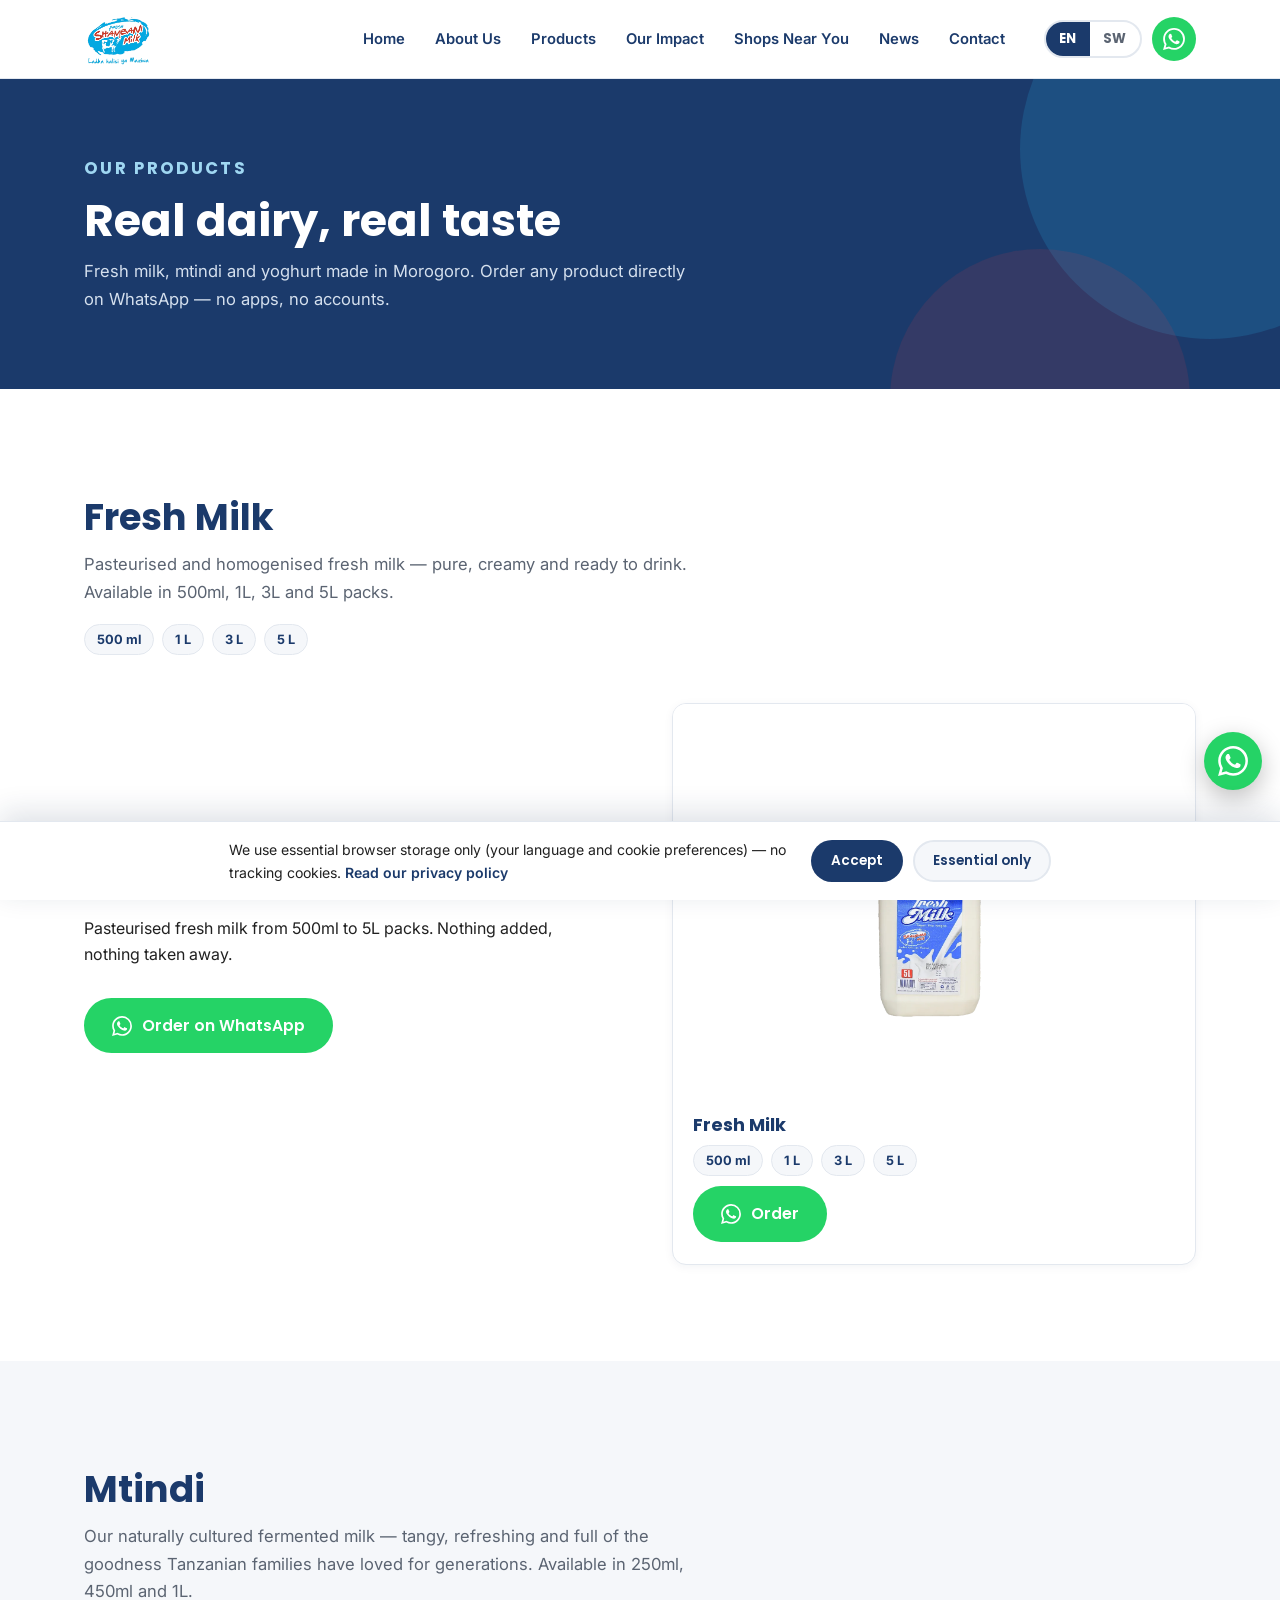
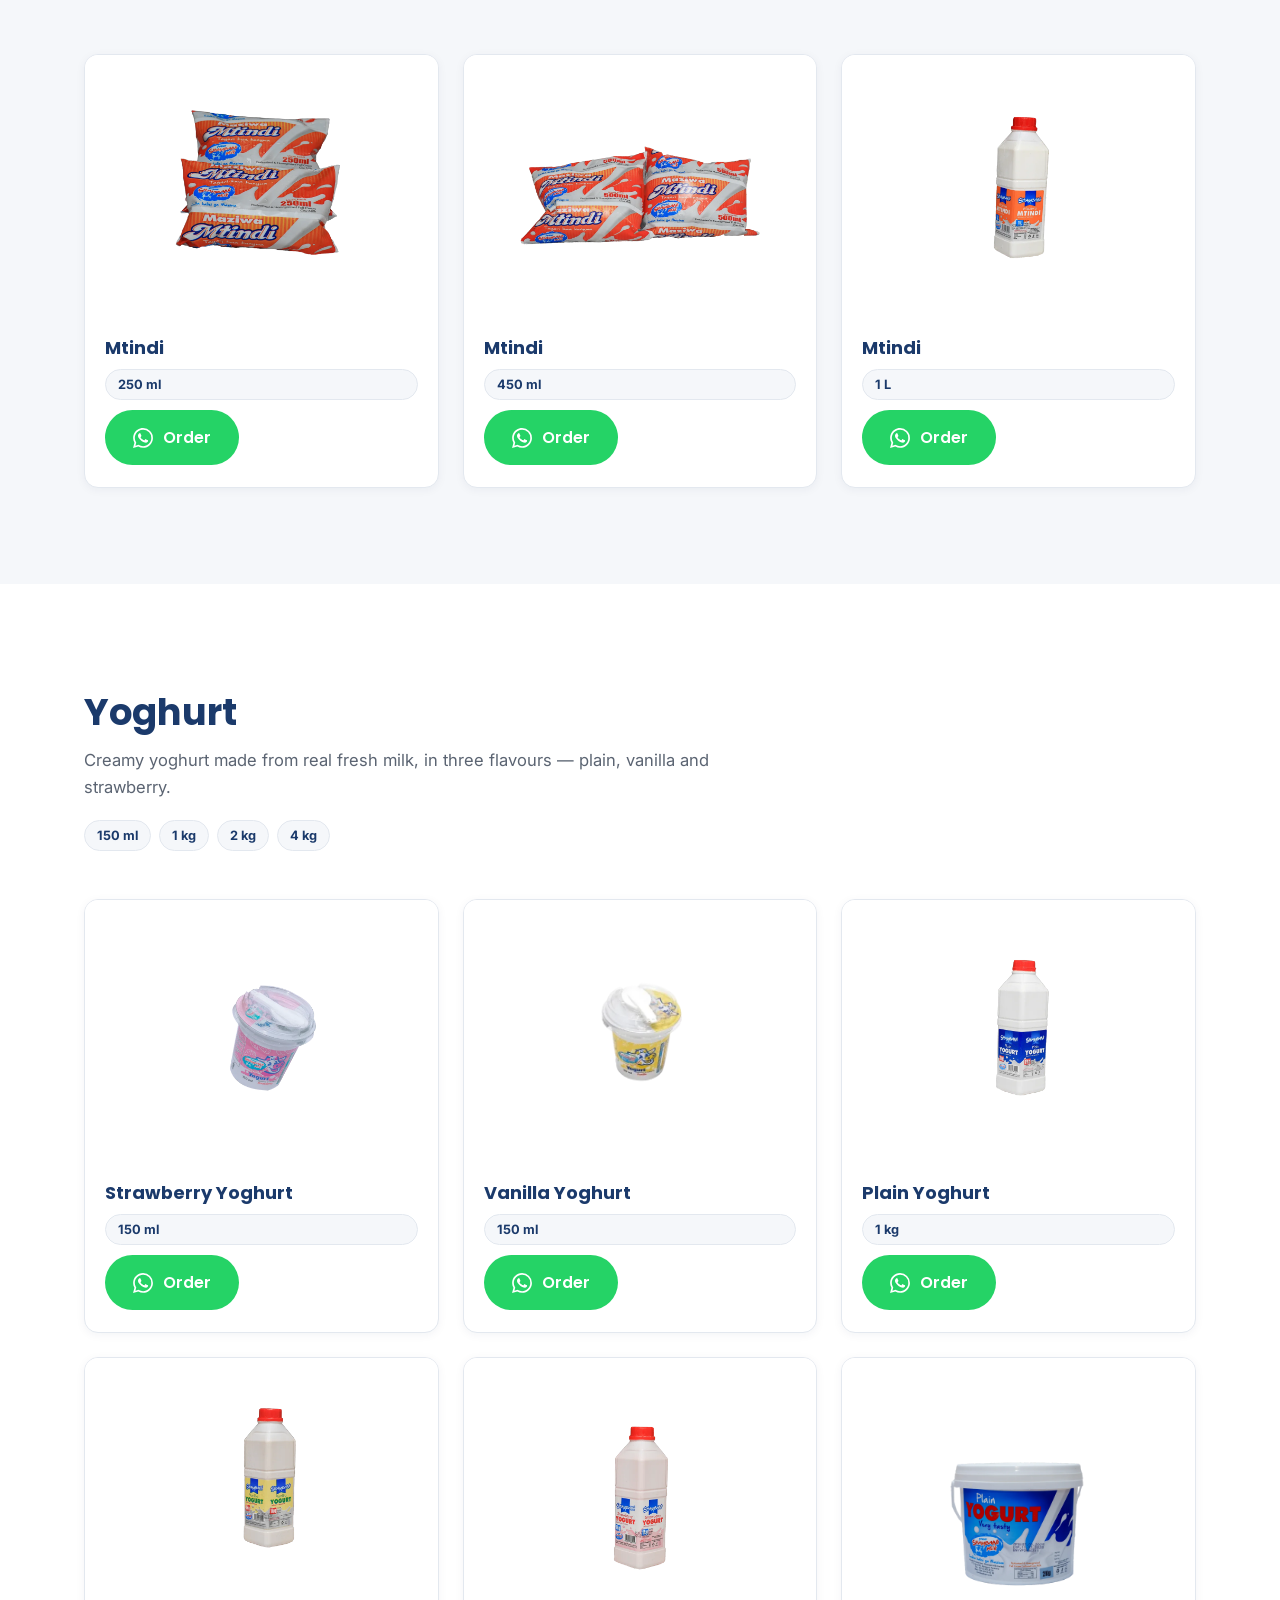
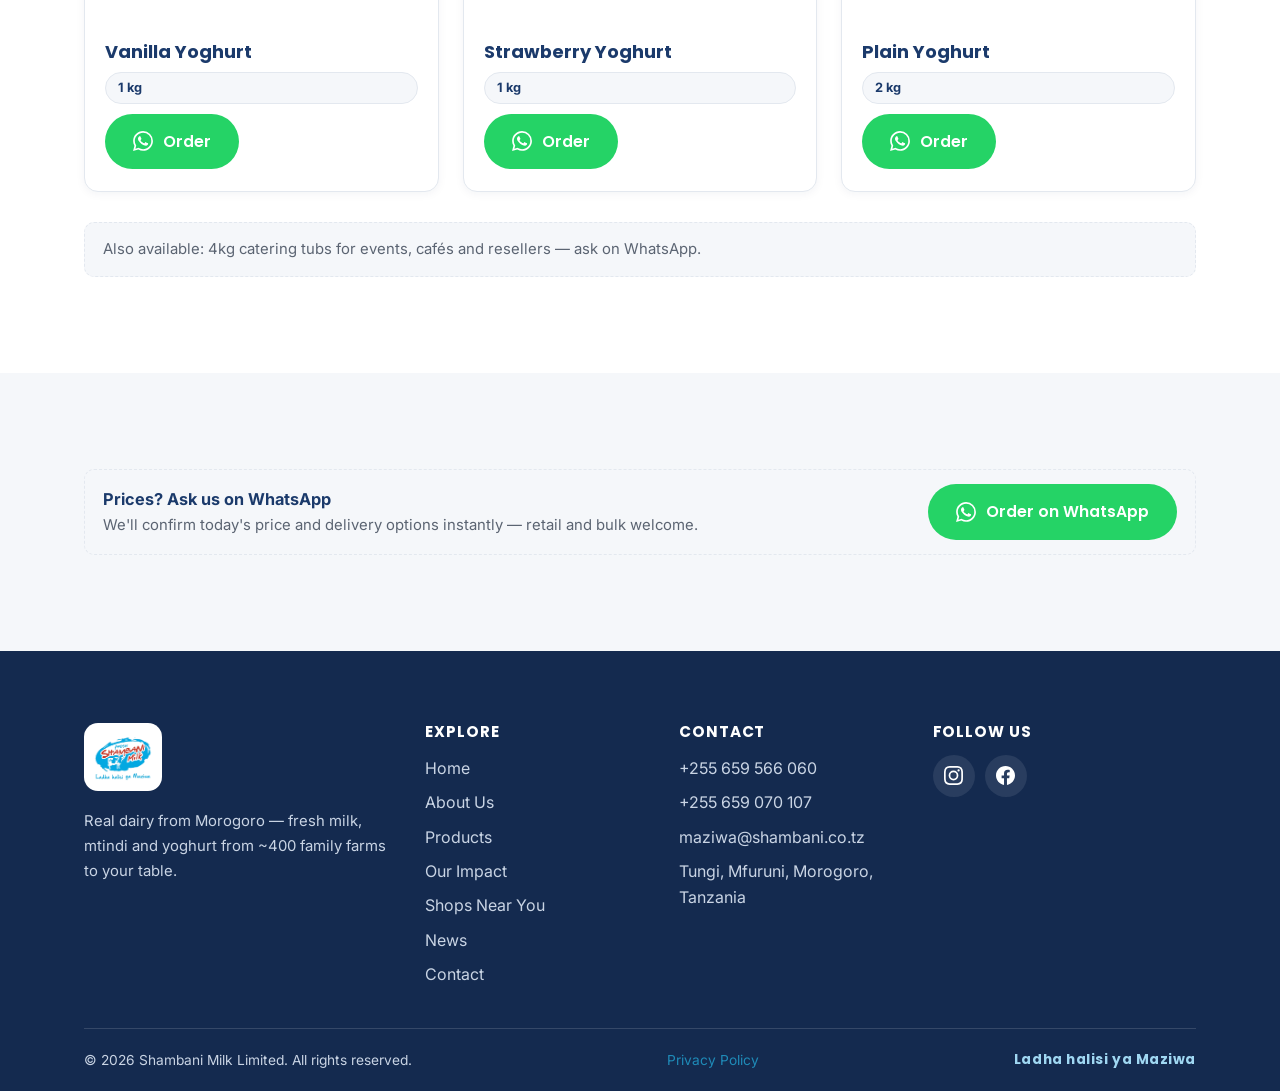
<file: products.html>
<!DOCTYPE html>
<html lang="en">
<head>
  <meta charset="UTF-8">
  <meta name="viewport" content="width=device-width, initial-scale=1.0">
  <title>Our Products — Shambani Milk Limited</title>
  <meta name="description" content="Shambani fresh milk (500ml–5L), mtindi (250ml–1L) and yoghurt (150ml–4kg) in plain, vanilla and strawberry. Order on WhatsApp.">
  <link rel="icon" href="assets/img/favicon.ico">
  <link rel="apple-touch-icon" href="assets/img/apple-touch-icon.png">
  <link rel="canonical" href="https://www.shambani.co.tz/products.html">

  <meta property="og:type" content="website">
  <meta property="og:site_name" content="Shambani Milk Limited">
  <meta property="og:title" content="Shambani products — fresh milk, mtindi, yoghurt">
  <meta property="og:description" content="Shambani fresh milk (500ml–5L), mtindi (250ml–1L) and yoghurt (150ml–4kg) in plain, vanilla and strawberry. Order on WhatsApp.">
  <meta property="og:url" content="https://www.shambani.co.tz/products.html">
  <meta property="og:image" content="https://www.shambani.co.tz/assets/img/og-image.jpg">
  <meta property="og:image:width" content="1200">
  <meta property="og:image:height" content="630">
  <meta name="twitter:card" content="summary_large_image">

  <link rel="preconnect" href="https://fonts.googleapis.com">
  <link rel="preconnect" href="https://fonts.gstatic.com" crossorigin>
  <link href="https://fonts.googleapis.com/css2?family=Poppins:wght@600;700;800&family=Inter:wght@400;600&display=swap" rel="stylesheet">
  <link rel="stylesheet" href="assets/css/styles.css?v=3">

  <script src="assets/js/i18n-en.js?v=3" defer></script>
  <script src="assets/js/i18n-sw.js?v=3" defer></script>
  <script src="assets/js/supabase-config.js?v=3" defer></script>
  <script src="assets/js/shops.js?v=3" defer></script>
  <script src="assets/js/main.js?v=3" defer></script>
</head>
<body data-page="products">

  <a class="skip-link" href="#main" data-i18n="a11y.skip">Skip to content</a>

  <header class="site-header">
    <div class="header-inner">
      <a class="brand" href="index.html" aria-label="Shambani Milk — home">
        <img src="assets/img/logo.webp" alt="Shambani Milk logo" width="544" height="459">
      </a>
      <nav class="main-nav" id="main-nav" aria-label="Main menu" data-i18n-attr="aria-label:nav.aria">
        <ul>
          <li><a href="index.html" data-i18n="nav.home">Home</a></li>
          <li><a href="about.html" data-i18n="nav.about">About Us</a></li>
          <li><a href="products.html" data-i18n="nav.products">Products</a></li>
          <li><a href="impact.html" data-i18n="nav.impact">Our Impact</a></li>
          <li><a href="shops.html" data-i18n="nav.locations">Shops Near You</a></li>
          <li><a href="blog.html" data-i18n="nav.news">News</a></li>
          <li><a href="contact.html" data-i18n="nav.contact">Contact</a></li>
        </ul>
      </nav>
      <div class="header-actions">
        <div class="lang-switch" role="group" aria-label="Language / Lugha">
          <button type="button" data-lang="en" aria-pressed="true">EN</button>
          <button type="button" data-lang="sw" aria-pressed="false">SW</button>
        </div>
        <a class="header-call" href="#" data-wa-msg="waMsg.general" aria-label="WhatsApp">
          <svg viewBox="0 0 24 24" fill="currentColor" aria-hidden="true"><path d="M17.472 14.382c-.297-.149-1.758-.867-2.03-.967-.273-.099-.471-.148-.67.15-.197.297-.767.966-.94 1.164-.173.199-.347.223-.644.075-.297-.15-1.255-.463-2.39-1.475-.883-.788-1.48-1.761-1.653-2.059-.173-.297-.018-.458.13-.606.134-.133.298-.347.446-.52.149-.174.198-.298.298-.497.099-.198.05-.371-.025-.52-.075-.149-.669-1.612-.916-2.207-.242-.579-.487-.5-.669-.51-.173-.008-.371-.01-.57-.01-.198 0-.52.074-.792.372-.272.297-1.04 1.016-1.04 2.479 0 1.462 1.065 2.875 1.213 3.074.149.198 2.096 3.2 5.077 4.487.709.306 1.262.489 1.694.625.712.227 1.36.195 1.871.118.571-.085 1.758-.719 2.006-1.413.248-.694.248-1.289.173-1.413-.074-.124-.272-.198-.57-.347m-5.421 7.403h-.004a9.87 9.87 0 01-5.031-1.378l-.361-.214-3.741.982.998-3.648-.235-.374a9.86 9.86 0 01-1.51-5.26c.001-5.45 4.436-9.884 9.888-9.884 2.64 0 5.122 1.03 6.988 2.898a9.825 9.825 0 012.893 6.994c-.003 5.45-4.437 9.884-9.885 9.884m8.413-18.297A11.815 11.815 0 0012.05 0C5.495 0 .16 5.335.157 11.892c0 2.096.547 4.142 1.588 5.945L.057 24l6.305-1.654a11.882 11.882 0 005.683 1.448h.005c6.554 0 11.89-5.335 11.893-11.893a11.821 11.821 0 00-3.48-8.413"/></svg>
        </a>
        <button class="nav-toggle" aria-expanded="false" aria-controls="main-nav" aria-label="Menu">
          <svg viewBox="0 0 24 24" fill="none" stroke="currentColor" stroke-width="2.4" stroke-linecap="round" aria-hidden="true"><path d="M4 7h16M4 12h16M4 17h16"/></svg>
        </button>
      </div>
    </div>
  </header>

  <main id="main">
    <section class="page-head">
      <div class="container">
        <p class="eyebrow" data-i18n="products.head.eyebrow">Our products</p>
        <h1 data-i18n="products.head.title">Real dairy, real taste</h1>
        <p data-i18n="products.head.sub">Fresh milk, mtindi and yoghurt made in Morogoro. Order any product directly on WhatsApp — no apps, no accounts.</p>
      </div>
    </section>

    <section class="section" id="fresh">
      <div class="container">
        <div class="section-head">
          <h2 data-i18n="prod.fresh.title">Fresh Milk</h2>
          <p data-i18n="prod.fresh.desc">Pasteurised and homogenised fresh milk — pure, creamy and ready to drink. Available in 500ml, 1L, 3L and 5L packs.</p>
          <div class="chips mt-2"><span class="chip">500 ml</span><span class="chip">1 L</span><span class="chip">3 L</span><span class="chip">5 L</span></div>
        </div>
        <div class="split">
          <div>
            <p data-i18n="cat.fresh.desc">Pasteurised fresh milk from 500ml to 5L packs. Nothing added, nothing taken away.</p>
            <div class="mt-3"><a class="btn btn-wa" href="#" data-wa-msg="waMsg.general"><svg viewBox="0 0 24 24" fill="currentColor" aria-hidden="true"><path d="M17.472 14.382c-.297-.149-1.758-.867-2.03-.967-.273-.099-.471-.148-.67.15-.197.297-.767.966-.94 1.164-.173.199-.347.223-.644.075-.297-.15-1.255-.463-2.39-1.475-.883-.788-1.48-1.761-1.653-2.059-.173-.297-.018-.458.13-.606.134-.133.298-.347.446-.52.149-.174.198-.298.298-.497.099-.198.05-.371-.025-.52-.075-.149-.669-1.612-.916-2.207-.242-.579-.487-.5-.669-.51-.173-.008-.371-.01-.57-.01-.198 0-.52.074-.792.372-.272.297-1.04 1.016-1.04 2.479 0 1.462 1.065 2.875 1.213 3.074.149.198 2.096 3.2 5.077 4.487.709.306 1.262.489 1.694.625.712.227 1.36.195 1.871.118.571-.085 1.758-.719 2.006-1.413.248-.694.248-1.289.173-1.413-.074-.124-.272-.198-.57-.347m-5.421 7.403h-.004a9.87 9.87 0 01-5.031-1.378l-.361-.214-3.741.982.998-3.648-.235-.374a9.86 9.86 0 01-1.51-5.26c.001-5.45 4.436-9.884 9.888-9.884 2.64 0 5.122 1.03 6.988 2.898a9.825 9.825 0 012.893 6.994c-.003 5.45-4.437 9.884-9.885 9.884m8.413-18.297A11.815 11.815 0 0012.05 0C5.495 0 .16 5.335.157 11.892c0 2.096.547 4.142 1.588 5.945L.057 24l6.305-1.654a11.882 11.882 0 005.683 1.448h.005c6.554 0 11.89-5.335 11.893-11.893a11.821 11.821 0 00-3.48-8.413"/></svg>
            <span data-i18n="home.cta.order">Order on WhatsApp</span></a></div>
          </div>
          <article class="card">
            <div class="card-img"><img src="assets/img/fresh-5l.webp" alt="Shambani Fresh Milk 5-litre pack" data-i18n-attr="alt:palt.fresh5l" width="800" height="1200" loading="lazy"></div>
            <div class="card-body">
              <h3 data-i18n="p.fresh5l.name">Fresh Milk</h3>
              <div class="chips"><span class="chip">500 ml</span><span class="chip">1 L</span><span class="chip">3 L</span><span class="chip">5 L</span></div>
              <a class="btn btn-wa" href="#" data-wa-msg="waMsg.fresh5l"><svg viewBox="0 0 24 24" fill="currentColor" aria-hidden="true"><path d="M17.472 14.382c-.297-.149-1.758-.867-2.03-.967-.273-.099-.471-.148-.67.15-.197.297-.767.966-.94 1.164-.173.199-.347.223-.644.075-.297-.15-1.255-.463-2.39-1.475-.883-.788-1.48-1.761-1.653-2.059-.173-.297-.018-.458.13-.606.134-.133.298-.347.446-.52.149-.174.198-.298.298-.497.099-.198.05-.371-.025-.52-.075-.149-.669-1.612-.916-2.207-.242-.579-.487-.5-.669-.51-.173-.008-.371-.01-.57-.01-.198 0-.52.074-.792.372-.272.297-1.04 1.016-1.04 2.479 0 1.462 1.065 2.875 1.213 3.074.149.198 2.096 3.2 5.077 4.487.709.306 1.262.489 1.694.625.712.227 1.36.195 1.871.118.571-.085 1.758-.719 2.006-1.413.248-.694.248-1.289.173-1.413-.074-.124-.272-.198-.57-.347m-5.421 7.403h-.004a9.87 9.87 0 01-5.031-1.378l-.361-.214-3.741.982.998-3.648-.235-.374a9.86 9.86 0 01-1.51-5.26c.001-5.45 4.436-9.884 9.888-9.884 2.64 0 5.122 1.03 6.988 2.898a9.825 9.825 0 012.893 6.994c-.003 5.45-4.437 9.884-9.885 9.884m8.413-18.297A11.815 11.815 0 0012.05 0C5.495 0 .16 5.335.157 11.892c0 2.096.547 4.142 1.588 5.945L.057 24l6.305-1.654a11.882 11.882 0 005.683 1.448h.005c6.554 0 11.89-5.335 11.893-11.893a11.821 11.821 0 00-3.48-8.413"/></svg> <span data-i18n="prod.order">Order</span></a>
            </div>
          </article>
        </div>
      </div>
    </section>

    <section class="section alt" id="mtindi">
      <div class="container">
        <div class="section-head">
          <h2 data-i18n="prod.mtindi.title">Mtindi</h2>
          <p data-i18n="prod.mtindi.desc">Our naturally cultured fermented milk — tangy, refreshing and full of the goodness Tanzanian families have loved for generations. Available in 250ml, 450ml and 1L.</p>
        </div>
        <div class="grid grid-3">
          <article class="card">
            <div class="card-img"><img src="assets/img/mtindi-250ml.webp" alt="Shambani Mtindi 250ml cup" data-i18n-attr="alt:palt.m250" width="1200" height="800" loading="lazy"></div>
            <div class="card-body">
              <h3 data-i18n="p.m250.name">Mtindi</h3>
              <span class="chip">250 ml</span>
              <a class="btn btn-wa" href="#" data-wa-msg="waMsg.m250"><svg viewBox="0 0 24 24" fill="currentColor" aria-hidden="true"><path d="M17.472 14.382c-.297-.149-1.758-.867-2.03-.967-.273-.099-.471-.148-.67.15-.197.297-.767.966-.94 1.164-.173.199-.347.223-.644.075-.297-.15-1.255-.463-2.39-1.475-.883-.788-1.48-1.761-1.653-2.059-.173-.297-.018-.458.13-.606.134-.133.298-.347.446-.52.149-.174.198-.298.298-.497.099-.198.05-.371-.025-.52-.075-.149-.669-1.612-.916-2.207-.242-.579-.487-.5-.669-.51-.173-.008-.371-.01-.57-.01-.198 0-.52.074-.792.372-.272.297-1.04 1.016-1.04 2.479 0 1.462 1.065 2.875 1.213 3.074.149.198 2.096 3.2 5.077 4.487.709.306 1.262.489 1.694.625.712.227 1.36.195 1.871.118.571-.085 1.758-.719 2.006-1.413.248-.694.248-1.289.173-1.413-.074-.124-.272-.198-.57-.347m-5.421 7.403h-.004a9.87 9.87 0 01-5.031-1.378l-.361-.214-3.741.982.998-3.648-.235-.374a9.86 9.86 0 01-1.51-5.26c.001-5.45 4.436-9.884 9.888-9.884 2.64 0 5.122 1.03 6.988 2.898a9.825 9.825 0 012.893 6.994c-.003 5.45-4.437 9.884-9.885 9.884m8.413-18.297A11.815 11.815 0 0012.05 0C5.495 0 .16 5.335.157 11.892c0 2.096.547 4.142 1.588 5.945L.057 24l6.305-1.654a11.882 11.882 0 005.683 1.448h.005c6.554 0 11.89-5.335 11.893-11.893a11.821 11.821 0 00-3.48-8.413"/></svg> <span data-i18n="prod.order">Order</span></a>
            </div>
          </article>
          <article class="card">
            <div class="card-img"><img src="assets/img/mtindi-450ml.webp" alt="Shambani Mtindi 450ml cup" data-i18n-attr="alt:palt.m450" width="1200" height="800" loading="lazy"></div>
            <div class="card-body">
              <h3 data-i18n="p.m450.name">Mtindi</h3>
              <span class="chip">450 ml</span>
              <a class="btn btn-wa" href="#" data-wa-msg="waMsg.m450"><svg viewBox="0 0 24 24" fill="currentColor" aria-hidden="true"><path d="M17.472 14.382c-.297-.149-1.758-.867-2.03-.967-.273-.099-.471-.148-.67.15-.197.297-.767.966-.94 1.164-.173.199-.347.223-.644.075-.297-.15-1.255-.463-2.39-1.475-.883-.788-1.48-1.761-1.653-2.059-.173-.297-.018-.458.13-.606.134-.133.298-.347.446-.52.149-.174.198-.298.298-.497.099-.198.05-.371-.025-.52-.075-.149-.669-1.612-.916-2.207-.242-.579-.487-.5-.669-.51-.173-.008-.371-.01-.57-.01-.198 0-.52.074-.792.372-.272.297-1.04 1.016-1.04 2.479 0 1.462 1.065 2.875 1.213 3.074.149.198 2.096 3.2 5.077 4.487.709.306 1.262.489 1.694.625.712.227 1.36.195 1.871.118.571-.085 1.758-.719 2.006-1.413.248-.694.248-1.289.173-1.413-.074-.124-.272-.198-.57-.347m-5.421 7.403h-.004a9.87 9.87 0 01-5.031-1.378l-.361-.214-3.741.982.998-3.648-.235-.374a9.86 9.86 0 01-1.51-5.26c.001-5.45 4.436-9.884 9.888-9.884 2.64 0 5.122 1.03 6.988 2.898a9.825 9.825 0 012.893 6.994c-.003 5.45-4.437 9.884-9.885 9.884m8.413-18.297A11.815 11.815 0 0012.05 0C5.495 0 .16 5.335.157 11.892c0 2.096.547 4.142 1.588 5.945L.057 24l6.305-1.654a11.882 11.882 0 005.683 1.448h.005c6.554 0 11.89-5.335 11.893-11.893a11.821 11.821 0 00-3.48-8.413"/></svg> <span data-i18n="prod.order">Order</span></a>
            </div>
          </article>
          <article class="card">
            <div class="card-img"><img src="assets/img/mtindi-1l.webp" alt="Shambani Mtindi 1-litre pack" data-i18n-attr="alt:palt.m1l" width="1200" height="800" loading="lazy"></div>
            <div class="card-body">
              <h3 data-i18n="p.m1l.name">Mtindi</h3>
              <span class="chip">1 L</span>
              <a class="btn btn-wa" href="#" data-wa-msg="waMsg.m1l"><svg viewBox="0 0 24 24" fill="currentColor" aria-hidden="true"><path d="M17.472 14.382c-.297-.149-1.758-.867-2.03-.967-.273-.099-.471-.148-.67.15-.197.297-.767.966-.94 1.164-.173.199-.347.223-.644.075-.297-.15-1.255-.463-2.39-1.475-.883-.788-1.48-1.761-1.653-2.059-.173-.297-.018-.458.13-.606.134-.133.298-.347.446-.52.149-.174.198-.298.298-.497.099-.198.05-.371-.025-.52-.075-.149-.669-1.612-.916-2.207-.242-.579-.487-.5-.669-.51-.173-.008-.371-.01-.57-.01-.198 0-.52.074-.792.372-.272.297-1.04 1.016-1.04 2.479 0 1.462 1.065 2.875 1.213 3.074.149.198 2.096 3.2 5.077 4.487.709.306 1.262.489 1.694.625.712.227 1.36.195 1.871.118.571-.085 1.758-.719 2.006-1.413.248-.694.248-1.289.173-1.413-.074-.124-.272-.198-.57-.347m-5.421 7.403h-.004a9.87 9.87 0 01-5.031-1.378l-.361-.214-3.741.982.998-3.648-.235-.374a9.86 9.86 0 01-1.51-5.26c.001-5.45 4.436-9.884 9.888-9.884 2.64 0 5.122 1.03 6.988 2.898a9.825 9.825 0 012.893 6.994c-.003 5.45-4.437 9.884-9.885 9.884m8.413-18.297A11.815 11.815 0 0012.05 0C5.495 0 .16 5.335.157 11.892c0 2.096.547 4.142 1.588 5.945L.057 24l6.305-1.654a11.882 11.882 0 005.683 1.448h.005c6.554 0 11.89-5.335 11.893-11.893a11.821 11.821 0 00-3.48-8.413"/></svg> <span data-i18n="prod.order">Order</span></a>
            </div>
          </article>
        </div>
      </div>
    </section>

    <section class="section" id="yogurt">
      <div class="container">
        <div class="section-head">
          <h2 data-i18n="prod.yogurt.title">Yoghurt</h2>
          <p data-i18n="prod.yogurt.desc">Creamy yoghurt made from real fresh milk, in three flavours — plain, vanilla and strawberry.</p>
          <div class="chips mt-2"><span class="chip">150 ml</span><span class="chip">1 kg</span><span class="chip">2 kg</span><span class="chip">4 kg</span></div>
        </div>
        <div class="grid grid-3">
          <article class="card">
            <div class="card-img"><img src="assets/img/yogurt-150ml-strawberry.webp" alt="Shambani Strawberry Yoghurt 150ml cup" data-i18n-attr="alt:palt.y150s" width="1200" height="800" loading="lazy"></div>
            <div class="card-body">
              <h3 data-i18n="p.y150s.name">Strawberry Yoghurt</h3>
              <span class="chip">150 ml</span>
              <a class="btn btn-wa" href="#" data-wa-msg="waMsg.y150s"><svg viewBox="0 0 24 24" fill="currentColor" aria-hidden="true"><path d="M17.472 14.382c-.297-.149-1.758-.867-2.03-.967-.273-.099-.471-.148-.67.15-.197.297-.767.966-.94 1.164-.173.199-.347.223-.644.075-.297-.15-1.255-.463-2.39-1.475-.883-.788-1.48-1.761-1.653-2.059-.173-.297-.018-.458.13-.606.134-.133.298-.347.446-.52.149-.174.198-.298.298-.497.099-.198.05-.371-.025-.52-.075-.149-.669-1.612-.916-2.207-.242-.579-.487-.5-.669-.51-.173-.008-.371-.01-.57-.01-.198 0-.52.074-.792.372-.272.297-1.04 1.016-1.04 2.479 0 1.462 1.065 2.875 1.213 3.074.149.198 2.096 3.2 5.077 4.487.709.306 1.262.489 1.694.625.712.227 1.36.195 1.871.118.571-.085 1.758-.719 2.006-1.413.248-.694.248-1.289.173-1.413-.074-.124-.272-.198-.57-.347m-5.421 7.403h-.004a9.87 9.87 0 01-5.031-1.378l-.361-.214-3.741.982.998-3.648-.235-.374a9.86 9.86 0 01-1.51-5.26c.001-5.45 4.436-9.884 9.888-9.884 2.64 0 5.122 1.03 6.988 2.898a9.825 9.825 0 012.893 6.994c-.003 5.45-4.437 9.884-9.885 9.884m8.413-18.297A11.815 11.815 0 0012.05 0C5.495 0 .16 5.335.157 11.892c0 2.096.547 4.142 1.588 5.945L.057 24l6.305-1.654a11.882 11.882 0 005.683 1.448h.005c6.554 0 11.89-5.335 11.893-11.893a11.821 11.821 0 00-3.48-8.413"/></svg> <span data-i18n="prod.order">Order</span></a>
            </div>
          </article>
          <article class="card">
            <div class="card-img"><img src="assets/img/yogurt-150ml-vanilla.webp" alt="Shambani Vanilla Yoghurt 150ml cup" data-i18n-attr="alt:palt.y150v" width="500" height="500" loading="lazy"></div>
            <div class="card-body">
              <h3 data-i18n="p.y150v.name">Vanilla Yoghurt</h3>
              <span class="chip">150 ml</span>
              <a class="btn btn-wa" href="#" data-wa-msg="waMsg.y150v"><svg viewBox="0 0 24 24" fill="currentColor" aria-hidden="true"><path d="M17.472 14.382c-.297-.149-1.758-.867-2.03-.967-.273-.099-.471-.148-.67.15-.197.297-.767.966-.94 1.164-.173.199-.347.223-.644.075-.297-.15-1.255-.463-2.39-1.475-.883-.788-1.48-1.761-1.653-2.059-.173-.297-.018-.458.13-.606.134-.133.298-.347.446-.52.149-.174.198-.298.298-.497.099-.198.05-.371-.025-.52-.075-.149-.669-1.612-.916-2.207-.242-.579-.487-.5-.669-.51-.173-.008-.371-.01-.57-.01-.198 0-.52.074-.792.372-.272.297-1.04 1.016-1.04 2.479 0 1.462 1.065 2.875 1.213 3.074.149.198 2.096 3.2 5.077 4.487.709.306 1.262.489 1.694.625.712.227 1.36.195 1.871.118.571-.085 1.758-.719 2.006-1.413.248-.694.248-1.289.173-1.413-.074-.124-.272-.198-.57-.347m-5.421 7.403h-.004a9.87 9.87 0 01-5.031-1.378l-.361-.214-3.741.982.998-3.648-.235-.374a9.86 9.86 0 01-1.51-5.26c.001-5.45 4.436-9.884 9.888-9.884 2.64 0 5.122 1.03 6.988 2.898a9.825 9.825 0 012.893 6.994c-.003 5.45-4.437 9.884-9.885 9.884m8.413-18.297A11.815 11.815 0 0012.05 0C5.495 0 .16 5.335.157 11.892c0 2.096.547 4.142 1.588 5.945L.057 24l6.305-1.654a11.882 11.882 0 005.683 1.448h.005c6.554 0 11.89-5.335 11.893-11.893a11.821 11.821 0 00-3.48-8.413"/></svg> <span data-i18n="prod.order">Order</span></a>
            </div>
          </article>
          <article class="card">
            <div class="card-img"><img src="assets/img/yogurt-1kg-plain.webp" alt="Shambani Plain Yoghurt 1kg tub" data-i18n-attr="alt:palt.y1p" width="1200" height="800" loading="lazy"></div>
            <div class="card-body">
              <h3 data-i18n="p.y1p.name">Plain Yoghurt</h3>
              <span class="chip">1 kg</span>
              <a class="btn btn-wa" href="#" data-wa-msg="waMsg.y1p"><svg viewBox="0 0 24 24" fill="currentColor" aria-hidden="true"><path d="M17.472 14.382c-.297-.149-1.758-.867-2.03-.967-.273-.099-.471-.148-.67.15-.197.297-.767.966-.94 1.164-.173.199-.347.223-.644.075-.297-.15-1.255-.463-2.39-1.475-.883-.788-1.48-1.761-1.653-2.059-.173-.297-.018-.458.13-.606.134-.133.298-.347.446-.52.149-.174.198-.298.298-.497.099-.198.05-.371-.025-.52-.075-.149-.669-1.612-.916-2.207-.242-.579-.487-.5-.669-.51-.173-.008-.371-.01-.57-.01-.198 0-.52.074-.792.372-.272.297-1.04 1.016-1.04 2.479 0 1.462 1.065 2.875 1.213 3.074.149.198 2.096 3.2 5.077 4.487.709.306 1.262.489 1.694.625.712.227 1.36.195 1.871.118.571-.085 1.758-.719 2.006-1.413.248-.694.248-1.289.173-1.413-.074-.124-.272-.198-.57-.347m-5.421 7.403h-.004a9.87 9.87 0 01-5.031-1.378l-.361-.214-3.741.982.998-3.648-.235-.374a9.86 9.86 0 01-1.51-5.26c.001-5.45 4.436-9.884 9.888-9.884 2.64 0 5.122 1.03 6.988 2.898a9.825 9.825 0 012.893 6.994c-.003 5.45-4.437 9.884-9.885 9.884m8.413-18.297A11.815 11.815 0 0012.05 0C5.495 0 .16 5.335.157 11.892c0 2.096.547 4.142 1.588 5.945L.057 24l6.305-1.654a11.882 11.882 0 005.683 1.448h.005c6.554 0 11.89-5.335 11.893-11.893a11.821 11.821 0 00-3.48-8.413"/></svg> <span data-i18n="prod.order">Order</span></a>
            </div>
          </article>
          <article class="card">
            <div class="card-img"><img src="assets/img/yogurt-1kg-vanilla.webp" alt="Shambani Vanilla Yoghurt 1kg tub" data-i18n-attr="alt:palt.y1v" width="1200" height="800" loading="lazy"></div>
            <div class="card-body">
              <h3 data-i18n="p.y1v.name">Vanilla Yoghurt</h3>
              <span class="chip">1 kg</span>
              <a class="btn btn-wa" href="#" data-wa-msg="waMsg.y1v"><svg viewBox="0 0 24 24" fill="currentColor" aria-hidden="true"><path d="M17.472 14.382c-.297-.149-1.758-.867-2.03-.967-.273-.099-.471-.148-.67.15-.197.297-.767.966-.94 1.164-.173.199-.347.223-.644.075-.297-.15-1.255-.463-2.39-1.475-.883-.788-1.48-1.761-1.653-2.059-.173-.297-.018-.458.13-.606.134-.133.298-.347.446-.52.149-.174.198-.298.298-.497.099-.198.05-.371-.025-.52-.075-.149-.669-1.612-.916-2.207-.242-.579-.487-.5-.669-.51-.173-.008-.371-.01-.57-.01-.198 0-.52.074-.792.372-.272.297-1.04 1.016-1.04 2.479 0 1.462 1.065 2.875 1.213 3.074.149.198 2.096 3.2 5.077 4.487.709.306 1.262.489 1.694.625.712.227 1.36.195 1.871.118.571-.085 1.758-.719 2.006-1.413.248-.694.248-1.289.173-1.413-.074-.124-.272-.198-.57-.347m-5.421 7.403h-.004a9.87 9.87 0 01-5.031-1.378l-.361-.214-3.741.982.998-3.648-.235-.374a9.86 9.86 0 01-1.51-5.26c.001-5.45 4.436-9.884 9.888-9.884 2.64 0 5.122 1.03 6.988 2.898a9.825 9.825 0 012.893 6.994c-.003 5.45-4.437 9.884-9.885 9.884m8.413-18.297A11.815 11.815 0 0012.05 0C5.495 0 .16 5.335.157 11.892c0 2.096.547 4.142 1.588 5.945L.057 24l6.305-1.654a11.882 11.882 0 005.683 1.448h.005c6.554 0 11.89-5.335 11.893-11.893a11.821 11.821 0 00-3.48-8.413"/></svg> <span data-i18n="prod.order">Order</span></a>
            </div>
          </article>
          <article class="card">
            <div class="card-img"><img src="assets/img/yogurt-1kg-strawberry.webp" alt="Shambani Strawberry Yoghurt 1kg tub" data-i18n-attr="alt:palt.y1s" width="1200" height="800" loading="lazy"></div>
            <div class="card-body">
              <h3 data-i18n="p.y1s.name">Strawberry Yoghurt</h3>
              <span class="chip">1 kg</span>
              <a class="btn btn-wa" href="#" data-wa-msg="waMsg.y1s"><svg viewBox="0 0 24 24" fill="currentColor" aria-hidden="true"><path d="M17.472 14.382c-.297-.149-1.758-.867-2.03-.967-.273-.099-.471-.148-.67.15-.197.297-.767.966-.94 1.164-.173.199-.347.223-.644.075-.297-.15-1.255-.463-2.39-1.475-.883-.788-1.48-1.761-1.653-2.059-.173-.297-.018-.458.13-.606.134-.133.298-.347.446-.52.149-.174.198-.298.298-.497.099-.198.05-.371-.025-.52-.075-.149-.669-1.612-.916-2.207-.242-.579-.487-.5-.669-.51-.173-.008-.371-.01-.57-.01-.198 0-.52.074-.792.372-.272.297-1.04 1.016-1.04 2.479 0 1.462 1.065 2.875 1.213 3.074.149.198 2.096 3.2 5.077 4.487.709.306 1.262.489 1.694.625.712.227 1.36.195 1.871.118.571-.085 1.758-.719 2.006-1.413.248-.694.248-1.289.173-1.413-.074-.124-.272-.198-.57-.347m-5.421 7.403h-.004a9.87 9.87 0 01-5.031-1.378l-.361-.214-3.741.982.998-3.648-.235-.374a9.86 9.86 0 01-1.51-5.26c.001-5.45 4.436-9.884 9.888-9.884 2.64 0 5.122 1.03 6.988 2.898a9.825 9.825 0 012.893 6.994c-.003 5.45-4.437 9.884-9.885 9.884m8.413-18.297A11.815 11.815 0 0012.05 0C5.495 0 .16 5.335.157 11.892c0 2.096.547 4.142 1.588 5.945L.057 24l6.305-1.654a11.882 11.882 0 005.683 1.448h.005c6.554 0 11.89-5.335 11.893-11.893a11.821 11.821 0 00-3.48-8.413"/></svg> <span data-i18n="prod.order">Order</span></a>
            </div>
          </article>
          <article class="card">
            <div class="card-img"><img src="assets/img/yogurt-2kg-plain.webp" alt="Shambani Plain Yoghurt 2kg tub" data-i18n-attr="alt:palt.y2p" width="960" height="1200" loading="lazy"></div>
            <div class="card-body">
              <h3 data-i18n="p.y2p.name">Plain Yoghurt</h3>
              <span class="chip">2 kg</span>
              <a class="btn btn-wa" href="#" data-wa-msg="waMsg.y2p"><svg viewBox="0 0 24 24" fill="currentColor" aria-hidden="true"><path d="M17.472 14.382c-.297-.149-1.758-.867-2.03-.967-.273-.099-.471-.148-.67.15-.197.297-.767.966-.94 1.164-.173.199-.347.223-.644.075-.297-.15-1.255-.463-2.39-1.475-.883-.788-1.48-1.761-1.653-2.059-.173-.297-.018-.458.13-.606.134-.133.298-.347.446-.52.149-.174.198-.298.298-.497.099-.198.05-.371-.025-.52-.075-.149-.669-1.612-.916-2.207-.242-.579-.487-.5-.669-.51-.173-.008-.371-.01-.57-.01-.198 0-.52.074-.792.372-.272.297-1.04 1.016-1.04 2.479 0 1.462 1.065 2.875 1.213 3.074.149.198 2.096 3.2 5.077 4.487.709.306 1.262.489 1.694.625.712.227 1.36.195 1.871.118.571-.085 1.758-.719 2.006-1.413.248-.694.248-1.289.173-1.413-.074-.124-.272-.198-.57-.347m-5.421 7.403h-.004a9.87 9.87 0 01-5.031-1.378l-.361-.214-3.741.982.998-3.648-.235-.374a9.86 9.86 0 01-1.51-5.26c.001-5.45 4.436-9.884 9.888-9.884 2.64 0 5.122 1.03 6.988 2.898a9.825 9.825 0 012.893 6.994c-.003 5.45-4.437 9.884-9.885 9.884m8.413-18.297A11.815 11.815 0 0012.05 0C5.495 0 .16 5.335.157 11.892c0 2.096.547 4.142 1.588 5.945L.057 24l6.305-1.654a11.882 11.882 0 005.683 1.448h.005c6.554 0 11.89-5.335 11.893-11.893a11.821 11.821 0 00-3.48-8.413"/></svg> <span data-i18n="prod.order">Order</span></a>
            </div>
          </article>
        </div>
        <p class="note mt-3" data-i18n="prod.yogurt.4kg">Also available: 4kg catering tubs for events, cafés and resellers — ask on WhatsApp.</p>
      </div>
    </section>

    <section class="section alt">
      <div class="container">
        <div class="note note-row">
          <div>
            <strong data-i18n="prod.prices.title">Prices? Ask us on WhatsApp</strong><br>
            <span data-i18n="prod.prices.text">We'll confirm today's price and delivery options instantly — retail and bulk welcome.</span>
          </div>
          <a class="btn btn-wa" href="#" data-wa-msg="waMsg.general"><svg viewBox="0 0 24 24" fill="currentColor" aria-hidden="true"><path d="M17.472 14.382c-.297-.149-1.758-.867-2.03-.967-.273-.099-.471-.148-.67.15-.197.297-.767.966-.94 1.164-.173.199-.347.223-.644.075-.297-.15-1.255-.463-2.39-1.475-.883-.788-1.48-1.761-1.653-2.059-.173-.297-.018-.458.13-.606.134-.133.298-.347.446-.52.149-.174.198-.298.298-.497.099-.198.05-.371-.025-.52-.075-.149-.669-1.612-.916-2.207-.242-.579-.487-.5-.669-.51-.173-.008-.371-.01-.57-.01-.198 0-.52.074-.792.372-.272.297-1.04 1.016-1.04 2.479 0 1.462 1.065 2.875 1.213 3.074.149.198 2.096 3.2 5.077 4.487.709.306 1.262.489 1.694.625.712.227 1.36.195 1.871.118.571-.085 1.758-.719 2.006-1.413.248-.694.248-1.289.173-1.413-.074-.124-.272-.198-.57-.347m-5.421 7.403h-.004a9.87 9.87 0 01-5.031-1.378l-.361-.214-3.741.982.998-3.648-.235-.374a9.86 9.86 0 01-1.51-5.26c.001-5.45 4.436-9.884 9.888-9.884 2.64 0 5.122 1.03 6.988 2.898a9.825 9.825 0 012.893 6.994c-.003 5.45-4.437 9.884-9.885 9.884m8.413-18.297A11.815 11.815 0 0012.05 0C5.495 0 .16 5.335.157 11.892c0 2.096.547 4.142 1.588 5.945L.057 24l6.305-1.654a11.882 11.882 0 005.683 1.448h.005c6.554 0 11.89-5.335 11.893-11.893a11.821 11.821 0 00-3.48-8.413"/></svg>
            <span data-i18n="home.cta.order">Order on WhatsApp</span></a>
        </div>
      </div>
    </section>
  </main>

  <footer class="site-footer">
    <div class="container">
      <div class="footer-grid">
        <div class="footer-brand">
          <img src="assets/img/logo.webp" alt="Shambani Milk logo" width="544" height="459">
          <p data-i18n="footer.blurb">Real dairy from Morogoro — fresh milk, mtindi and yoghurt from ~400 family farms to your table.</p>
        </div>
        <nav aria-label="Footer">
          <h3 data-i18n="footer.explore">Explore</h3>
          <ul>
            <li><a href="index.html" data-i18n="nav.home">Home</a></li>
            <li><a href="about.html" data-i18n="nav.about">About Us</a></li>
            <li><a href="products.html" data-i18n="nav.products">Products</a></li>
            <li><a href="impact.html" data-i18n="nav.impact">Our Impact</a></li>
            <li><a href="shops.html" data-i18n="nav.locations">Shops Near You</a></li>
            <li><a href="blog.html" data-i18n="nav.news">News</a></li>
            <li><a href="contact.html" data-i18n="nav.contact">Contact</a></li>
          </ul>
        </nav>
        <div>
          <h3 data-i18n="footer.contact">Contact</h3>
          <ul>
            <li><a href="tel:+255659566060">+255 659 566 060</a></li>
            <li><a href="tel:+255659070107">+255 659 070 107</a></li>
            <li><a href="mailto:maziwa@shambani.co.tz">maziwa@shambani.co.tz</a></li>
            <li>Tungi, Mfuruni, Morogoro, Tanzania</li>
          </ul>
        </div>
        <div>
          <h3 data-i18n="footer.follow">Follow us</h3>
          <div class="social-row">
            <a href="https://www.instagram.com/shambani_milk/" aria-label="Instagram" data-i18n-attr="aria-label:footer.ig.aria"><svg viewBox="0 0 24 24" fill="currentColor" aria-hidden="true"><path d="M12 2.163c3.204 0 3.584.012 4.85.07 3.252.148 4.771 1.691 4.919 4.919.058 1.265.069 1.645.069 4.849 0 3.205-.012 3.584-.069 4.849-.149 3.225-1.664 4.771-4.919 4.919-1.266.058-1.644.07-4.85.07-3.204 0-3.584-.012-4.849-.07-3.26-.149-4.771-1.699-4.919-4.92-.058-1.265-.07-1.644-.07-4.849 0-3.204.013-3.583.07-4.849.149-3.227 1.664-4.771 4.919-4.919 1.266-.057 1.645-.069 4.849-.069zM12 0C8.741 0 8.333.014 7.053.072 2.695.272.273 2.69.073 7.052.014 8.333 0 8.741 0 12s.014 3.668.072 4.948c.2 4.358 2.618 6.78 6.98 6.98C8.333 23.986 8.741 24 12 24s3.668-.014 4.948-.072c4.354-.2 6.782-2.618 6.979-6.98.059-1.28.073-1.689.073-4.948s-.014-3.667-.072-4.947c-.196-4.354-2.617-6.78-6.979-6.98C15.668.014 15.259 0 12 0zm0 5.838a6.162 6.162 0 100 12.324 6.162 6.162 0 000-12.324zM12 16a4 4 0 110-8 4 4 0 010 8zm6.406-11.845a1.44 1.44 0 100 2.881 1.44 1.44 0 000-2.881z"/></svg></a>
            <a href="https://www.facebook.com/p/Shambani-Milk-Limited-100064187768673/" aria-label="Facebook" data-i18n-attr="aria-label:footer.fb.aria"><svg viewBox="0 0 24 24" fill="currentColor" aria-hidden="true"><path d="M24 12.073c0-6.627-5.373-12-12-12s-12 5.373-12 12c0 5.99 4.388 10.954 10.125 11.854v-8.385H7.078v-3.47h3.047V9.43c0-3.007 1.792-4.669 4.533-4.669 1.312 0 2.686.235 2.686.235v2.953H15.83c-1.491 0-1.956.925-1.956 1.874v2.25h3.328l-.532 3.47h-2.796v8.385C19.612 23.027 24 18.062 24 12.073z"/></svg></a>
          </div>
        </div>
      </div>
      <div class="footer-bottom">
        <span data-i18n="footer.rights">© 2026 Shambani Milk Limited. All rights reserved.</span>
        <a href="privacy.html" data-i18n="footer.privacy">Privacy Policy</a>
        <span>Ladha halisi ya Maziwa</span>
      </div>
    </div>
  </footer>

  <a class="wa-float" href="#" data-wa-msg="waMsg.general" aria-label="Chat with us on WhatsApp" data-i18n-attr="aria-label:wa.float.aria">
    <svg viewBox="0 0 24 24" fill="currentColor" aria-hidden="true"><path d="M17.472 14.382c-.297-.149-1.758-.867-2.03-.967-.273-.099-.471-.148-.67.15-.197.297-.767.966-.94 1.164-.173.199-.347.223-.644.075-.297-.15-1.255-.463-2.39-1.475-.883-.788-1.48-1.761-1.653-2.059-.173-.297-.018-.458.13-.606.134-.133.298-.347.446-.52.149-.174.198-.298.298-.497.099-.198.05-.371-.025-.52-.075-.149-.669-1.612-.916-2.207-.242-.579-.487-.5-.669-.51-.173-.008-.371-.01-.57-.01-.198 0-.52.074-.792.372-.272.297-1.04 1.016-1.04 2.479 0 1.462 1.065 2.875 1.213 3.074.149.198 2.096 3.2 5.077 4.487.709.306 1.262.489 1.694.625.712.227 1.36.195 1.871.118.571-.085 1.758-.719 2.006-1.413.248-.694.248-1.289.173-1.413-.074-.124-.272-.198-.57-.347m-5.421 7.403h-.004a9.87 9.87 0 01-5.031-1.378l-.361-.214-3.741.982.998-3.648-.235-.374a9.86 9.86 0 01-1.51-5.26c.001-5.45 4.436-9.884 9.888-9.884 2.64 0 5.122 1.03 6.988 2.898a9.825 9.825 0 012.893 6.994c-.003 5.45-4.437 9.884-9.885 9.884m8.413-18.297A11.815 11.815 0 0012.05 0C5.495 0 .16 5.335.157 11.892c0 2.096.547 4.142 1.588 5.945L.057 24l6.305-1.654a11.882 11.882 0 005.683 1.448h.005c6.554 0 11.89-5.335 11.893-11.893a11.821 11.821 0 00-3.48-8.413"/></svg>
  </a>
</body>
</html>
</file>
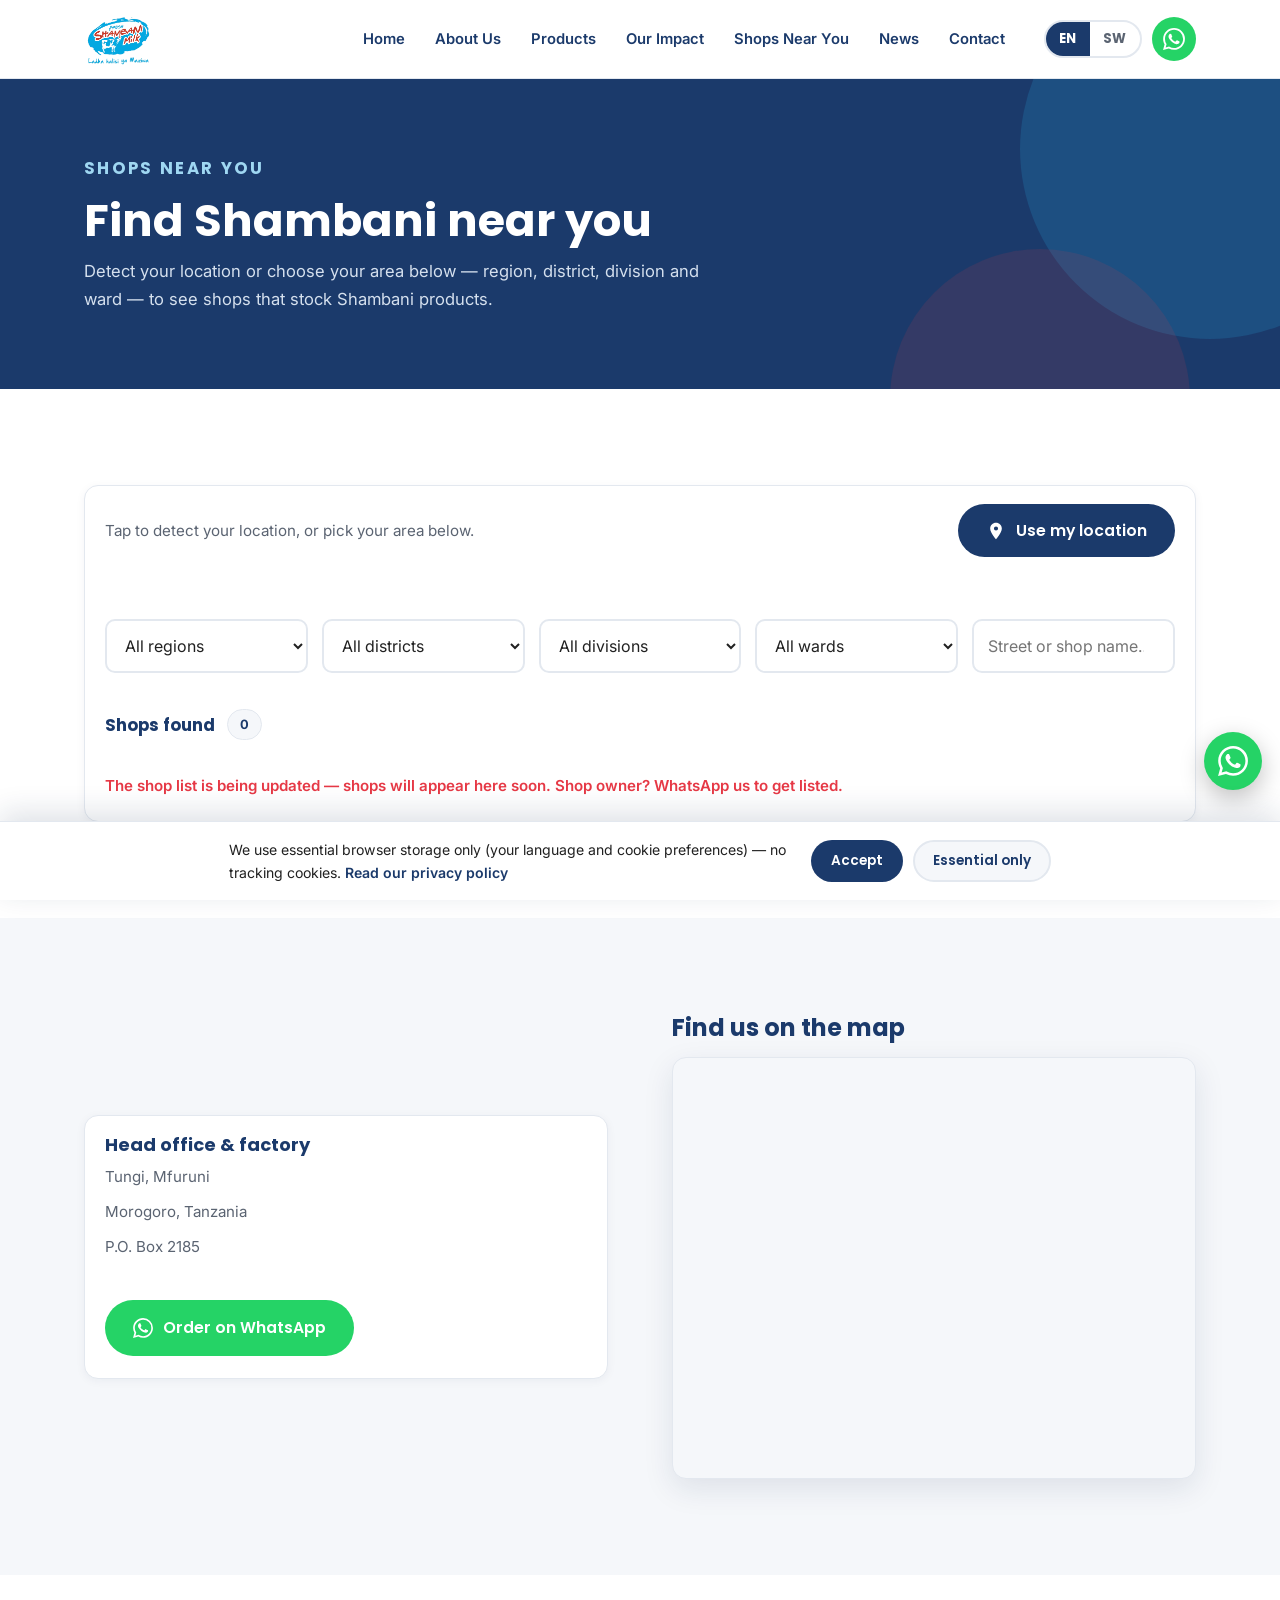
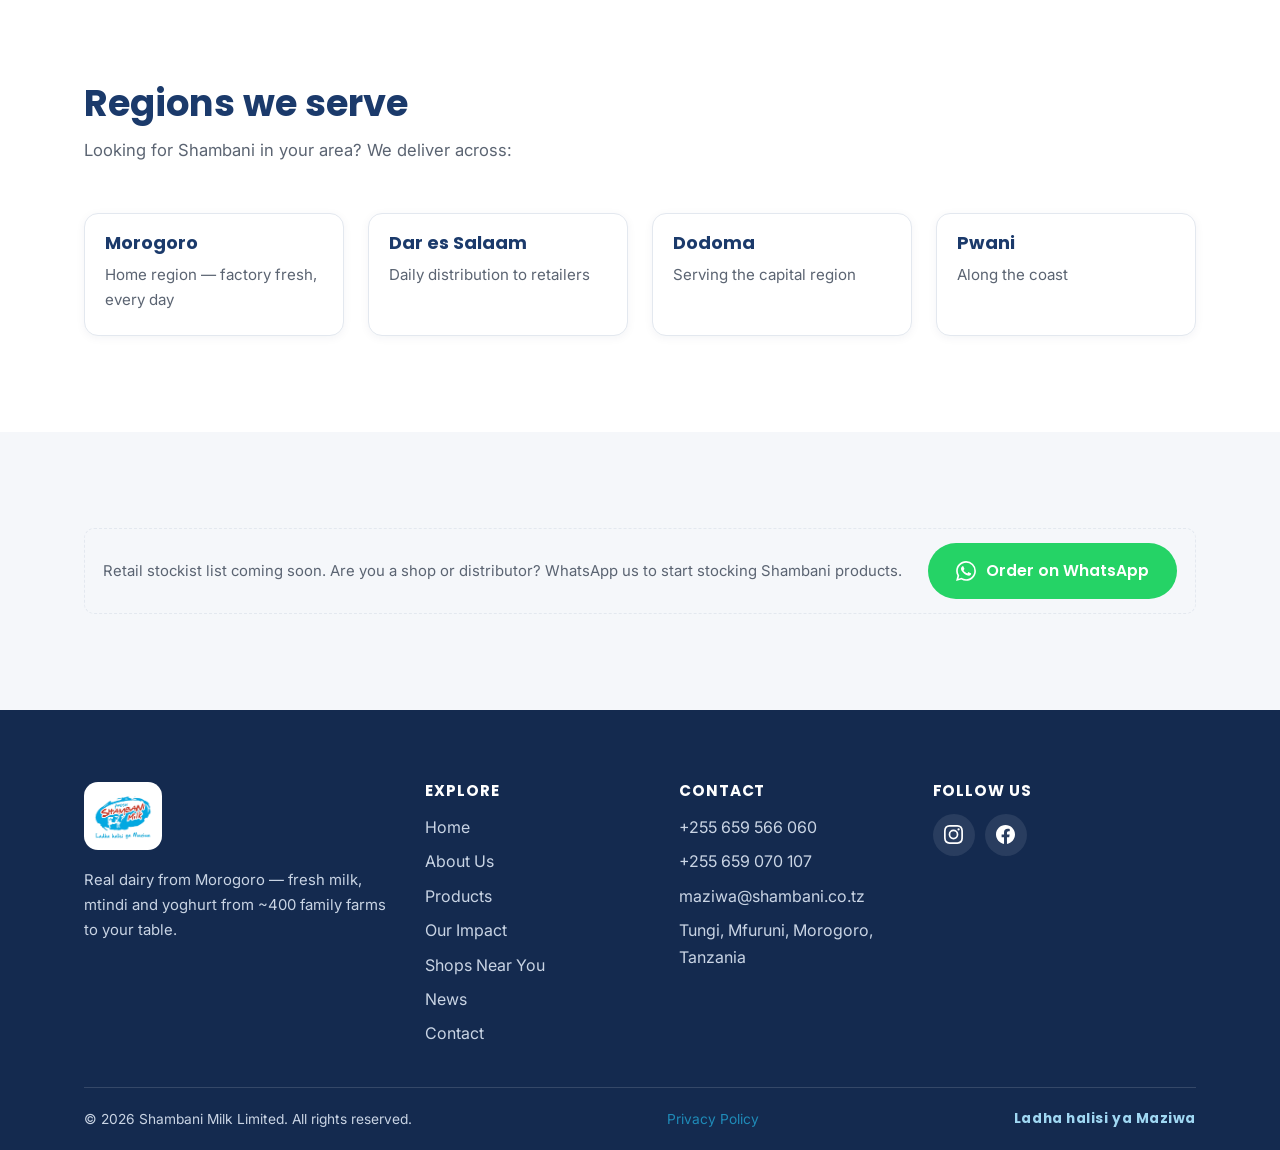
<file: shops.html>
<!DOCTYPE html>
<html lang="en">
<head>
  <meta charset="UTF-8">
  <meta name="viewport" content="width=device-width, initial-scale=1.0">
  <title>Shops Near You — Shambani Milk</title>
  <meta name="description" content="Find shops stocking Shambani milk, mtindi and yoghurt near you — filter by region, district, division and ward.">
  <link rel="icon" href="assets/img/favicon.ico">
  <link rel="apple-touch-icon" href="assets/img/apple-touch-icon.png">
  <link rel="canonical" href="https://www.shambani.co.tz/shops.html">

  <meta property="og:type" content="website">
  <meta property="og:site_name" content="Shambani Milk Limited">
  <meta property="og:title" content="Shops near you — Shambani Milk">
  <meta property="og:description" content="Find shops stocking Shambani milk, mtindi and yoghurt near you — filter by region, district, division and ward.">
  <meta property="og:url" content="https://www.shambani.co.tz/shops.html">
  <meta property="og:image" content="https://www.shambani.co.tz/assets/img/og-image.jpg">
  <meta property="og:image:width" content="1200">
  <meta property="og:image:height" content="630">
  <meta name="twitter:card" content="summary_large_image">

  <link rel="preconnect" href="https://fonts.googleapis.com">
  <link rel="preconnect" href="https://fonts.gstatic.com" crossorigin>
  <link href="https://fonts.googleapis.com/css2?family=Poppins:wght@600;700;800&family=Inter:wght@400;600&display=swap" rel="stylesheet">
  <link rel="stylesheet" href="assets/css/styles.css?v=3">

  <script src="assets/js/i18n-en.js?v=3" defer></script>
  <script src="assets/js/i18n-sw.js?v=3" defer></script>
  <script src="assets/js/supabase-config.js?v=3" defer></script>
  <script src="assets/js/shops.js?v=3" defer></script>
  <script src="assets/js/main.js?v=3" defer></script>
</head>
<body data-page="shops">

  <a class="skip-link" href="#main" data-i18n="a11y.skip">Skip to content</a>

  <header class="site-header">
    <div class="header-inner">
      <a class="brand" href="index.html" aria-label="Shambani Milk — home">
        <img src="assets/img/logo.webp" alt="Shambani Milk logo" width="544" height="459">
      </a>
      <nav class="main-nav" id="main-nav" aria-label="Main menu" data-i18n-attr="aria-label:nav.aria">
        <ul>
          <li><a href="index.html" data-i18n="nav.home">Home</a></li>
          <li><a href="about.html" data-i18n="nav.about">About Us</a></li>
          <li><a href="products.html" data-i18n="nav.products">Products</a></li>
          <li><a href="impact.html" data-i18n="nav.impact">Our Impact</a></li>
          <li><a href="shops.html" data-i18n="nav.locations">Shops Near You</a></li>
          <li><a href="blog.html" data-i18n="nav.news">News</a></li>
          <li><a href="contact.html" data-i18n="nav.contact">Contact</a></li>
        </ul>
      </nav>
      <div class="header-actions">
        <div class="lang-switch" role="group" aria-label="Language / Lugha">
          <button type="button" data-lang="en" aria-pressed="true">EN</button>
          <button type="button" data-lang="sw" aria-pressed="false">SW</button>
        </div>
        <a class="header-call" href="#" data-wa-msg="waMsg.general" aria-label="WhatsApp">
          <svg viewBox="0 0 24 24" fill="currentColor" aria-hidden="true"><path d="M17.472 14.382c-.297-.149-1.758-.867-2.03-.967-.273-.099-.471-.148-.67.15-.197.297-.767.966-.94 1.164-.173.199-.347.223-.644.075-.297-.15-1.255-.463-2.39-1.475-.883-.788-1.48-1.761-1.653-2.059-.173-.297-.018-.458.13-.606.134-.133.298-.347.446-.52.149-.174.198-.298.298-.497.099-.198.05-.371-.025-.52-.075-.149-.669-1.612-.916-2.207-.242-.579-.487-.5-.669-.51-.173-.008-.371-.01-.57-.01-.198 0-.52.074-.792.372-.272.297-1.04 1.016-1.04 2.479 0 1.462 1.065 2.875 1.213 3.074.149.198 2.096 3.2 5.077 4.487.709.306 1.262.489 1.694.625.712.227 1.36.195 1.871.118.571-.085 1.758-.719 2.006-1.413.248-.694.248-1.289.173-1.413-.074-.124-.272-.198-.57-.347m-5.421 7.403h-.004a9.87 9.87 0 01-5.031-1.378l-.361-.214-3.741.982.998-3.648-.235-.374a9.86 9.86 0 01-1.51-5.26c.001-5.45 4.436-9.884 9.888-9.884 2.64 0 5.122 1.03 6.988 2.898a9.825 9.825 0 012.893 6.994c-.003 5.45-4.437 9.884-9.885 9.884m8.413-18.297A11.815 11.815 0 0012.05 0C5.495 0 .16 5.335.157 11.892c0 2.096.547 4.142 1.588 5.945L.057 24l6.305-1.654a11.882 11.882 0 005.683 1.448h.005c6.554 0 11.89-5.335 11.893-11.893a11.821 11.821 0 00-3.48-8.413"/></svg>
        </a>
        <button class="nav-toggle" aria-expanded="false" aria-controls="main-nav" aria-label="Menu">
          <svg viewBox="0 0 24 24" fill="none" stroke="currentColor" stroke-width="2.4" stroke-linecap="round" aria-hidden="true"><path d="M4 7h16M4 12h16M4 17h16"/></svg>
        </button>
      </div>
    </div>
  </header>

  <main id="main">
    <section class="page-head">
      <div class="container">
        <p class="eyebrow" data-i18n="loc.head.eyebrow">Shops near you</p>
        <h1 data-i18n="loc.head.title">Find Shambani near you</h1>
        <p data-i18n="loc.head.sub">Detect your location or choose your area below — region, district, division and ward — to see shops that stock Shambani products.</p>
      </div>
    </section>

    <section class="section" id="shop-locator">
      <div class="container">
        <div class="card">
          <div class="card-body">
            <div class="locator-top">
              <p data-i18n="shops.detect.hint">Tap to detect your location, or pick your area below.</p>
              <button type="button" id="detect-location" class="btn btn-navy">
                <svg viewBox="0 0 24 24" fill="currentColor" aria-hidden="true" width="20" height="20"><path d="M12 2C8.13 2 5 5.13 5 9c0 5.25 7 13 7 13s7-7.75 7-13c0-3.87-3.13-7-7-7zm0 9.5a2.5 2.5 0 010-5 2.5 2.5 0 010 5z"/></svg>
                <span data-i18n="shops.detect">Use my location</span>
              </button>
            </div>
            <p id="detect-status" class="form-status" role="status" aria-live="polite"></p>
            <div class="locator-filters">
              <select id="f-region" aria-label="Region"></select>
              <select id="f-district" aria-label="District"></select>
              <select id="f-division" aria-label="Division"></select>
              <select id="f-ward" aria-label="Ward"></select>
              <input id="f-street" type="search" placeholder="Street or shop name…" data-i18n-attr="placeholder:shops.f.street" aria-label="Street or shop name">
            </div>
            <div class="results-head">
              <h3 data-i18n="shops.results">Shops found</h3>
              <span id="shop-count" class="chip">0</span>
            </div>
            <div id="shop-results" class="grid grid-3"></div>
            <p id="shops-status" class="form-status" role="status" aria-live="polite"></p>
          </div>
        </div>
      </div>
    </section>

    <section class="section alt">
      <div class="container split">
        <div class="card">
          <div class="card-body">
            <h3 data-i18n="loc.hq.title">Head office &amp; factory</h3>
            <p data-i18n="loc.hq.l1">Tungi, Mfuruni</p>
            <p data-i18n="loc.hq.l2">Morogoro, Tanzania</p>
            <p data-i18n="loc.hq.l3">P.O. Box 2185</p>
            <div class="mt-3"><a class="btn btn-wa" href="#" data-wa-msg="waMsg.general"><svg viewBox="0 0 24 24" fill="currentColor" aria-hidden="true"><path d="M17.472 14.382c-.297-.149-1.758-.867-2.03-.967-.273-.099-.471-.148-.67.15-.197.297-.767.966-.94 1.164-.173.199-.347.223-.644.075-.297-.15-1.255-.463-2.39-1.475-.883-.788-1.48-1.761-1.653-2.059-.173-.297-.018-.458.13-.606.134-.133.298-.347.446-.52.149-.174.198-.298.298-.497.099-.198.05-.371-.025-.52-.075-.149-.669-1.612-.916-2.207-.242-.579-.487-.5-.669-.51-.173-.008-.371-.01-.57-.01-.198 0-.52.074-.792.372-.272.297-1.04 1.016-1.04 2.479 0 1.462 1.065 2.875 1.213 3.074.149.198 2.096 3.2 5.077 4.487.709.306 1.262.489 1.694.625.712.227 1.36.195 1.871.118.571-.085 1.758-.719 2.006-1.413.248-.694.248-1.289.173-1.413-.074-.124-.272-.198-.57-.347m-5.421 7.403h-.004a9.87 9.87 0 01-5.031-1.378l-.361-.214-3.741.982.998-3.648-.235-.374a9.86 9.86 0 01-1.51-5.26c.001-5.45 4.436-9.884 9.888-9.884 2.64 0 5.122 1.03 6.988 2.898a9.825 9.825 0 012.893 6.994c-.003 5.45-4.437 9.884-9.885 9.884m8.413-18.297A11.815 11.815 0 0012.05 0C5.495 0 .16 5.335.157 11.892c0 2.096.547 4.142 1.588 5.945L.057 24l6.305-1.654a11.882 11.882 0 005.683 1.448h.005c6.554 0 11.89-5.335 11.893-11.893a11.821 11.821 0 00-3.48-8.413"/></svg>
            <span data-i18n="home.cta.order">Order on WhatsApp</span></a></div>
          </div>
        </div>
        <div>
          <h2 class="mb-2" data-i18n="loc.map.title">Find us on the map</h2>
          <div class="map-frame">
            <iframe src="https://www.google.com/maps?q=Tungi%2C+Mfuruni%2C+Morogoro%2C+Tanzania&amp;output=embed" width="600" height="420" style="border:0" allowfullscreen loading="lazy" referrerpolicy="no-referrer-when-downgrade" title="Map showing Shambani Milk head office in Tungi, Morogoro" data-i18n-attr="title:loc.map.aria"></iframe>
          </div>
        </div>
      </div>
    </section>

    <section class="section">
      <div class="container">
        <div class="section-head">
          <h2 data-i18n="loc.markets.title">Regions we serve</h2>
          <p data-i18n="loc.markets.sub">Looking for Shambani in your area? We deliver across:</p>
        </div>
        <div class="grid grid-4">
          <article class="card"><div class="card-body"><h3>Morogoro</h3><p data-i18n="mk.morogoro.desc">Home region — factory fresh, every day</p></div></article>
          <article class="card"><div class="card-body"><h3>Dar es Salaam</h3><p data-i18n="mk.dar.desc">Daily distribution to retailers</p></div></article>
          <article class="card"><div class="card-body"><h3>Dodoma</h3><p data-i18n="mk.dodoma.desc">Serving the capital region</p></div></article>
          <article class="card"><div class="card-body"><h3>Pwani</h3><p data-i18n="mk.pwani.desc">Along the coast</p></div></article>
        </div>
      </div>
    </section>

    <section class="section alt">
      <div class="container">
        <div class="note note-row">
          <p data-i18n="loc.stockists">Retail stockist list coming soon. Are you a shop or distributor? WhatsApp us to start stocking Shambani products.</p>
          <a class="btn btn-wa" href="#" data-wa-msg="waMsg.general"><svg viewBox="0 0 24 24" fill="currentColor" aria-hidden="true"><path d="M17.472 14.382c-.297-.149-1.758-.867-2.03-.967-.273-.099-.471-.148-.67.15-.197.297-.767.966-.94 1.164-.173.199-.347.223-.644.075-.297-.15-1.255-.463-2.39-1.475-.883-.788-1.48-1.761-1.653-2.059-.173-.297-.018-.458.13-.606.134-.133.298-.347.446-.52.149-.174.198-.298.298-.497.099-.198.05-.371-.025-.52-.075-.149-.669-1.612-.916-2.207-.242-.579-.487-.5-.669-.51-.173-.008-.371-.01-.57-.01-.198 0-.52.074-.792.372-.272.297-1.04 1.016-1.04 2.479 0 1.462 1.065 2.875 1.213 3.074.149.198 2.096 3.2 5.077 4.487.709.306 1.262.489 1.694.625.712.227 1.36.195 1.871.118.571-.085 1.758-.719 2.006-1.413.248-.694.248-1.289.173-1.413-.074-.124-.272-.198-.57-.347m-5.421 7.403h-.004a9.87 9.87 0 01-5.031-1.378l-.361-.214-3.741.982.998-3.648-.235-.374a9.86 9.86 0 01-1.51-5.26c.001-5.45 4.436-9.884 9.888-9.884 2.64 0 5.122 1.03 6.988 2.898a9.825 9.825 0 012.893 6.994c-.003 5.45-4.437 9.884-9.885 9.884m8.413-18.297A11.815 11.815 0 0012.05 0C5.495 0 .16 5.335.157 11.892c0 2.096.547 4.142 1.588 5.945L.057 24l6.305-1.654a11.882 11.882 0 005.683 1.448h.005c6.554 0 11.89-5.335 11.893-11.893a11.821 11.821 0 00-3.48-8.413"/></svg>
            <span data-i18n="home.cta.order">Order on WhatsApp</span></a>
        </div>
      </div>
    </section>
  </main>

  <footer class="site-footer">
    <div class="container">
      <div class="footer-grid">
        <div class="footer-brand">
          <img src="assets/img/logo.webp" alt="Shambani Milk logo" width="544" height="459">
          <p data-i18n="footer.blurb">Real dairy from Morogoro — fresh milk, mtindi and yoghurt from ~400 family farms to your table.</p>
        </div>
        <nav aria-label="Footer">
          <h3 data-i18n="footer.explore">Explore</h3>
          <ul>
            <li><a href="index.html" data-i18n="nav.home">Home</a></li>
            <li><a href="about.html" data-i18n="nav.about">About Us</a></li>
            <li><a href="products.html" data-i18n="nav.products">Products</a></li>
            <li><a href="impact.html" data-i18n="nav.impact">Our Impact</a></li>
            <li><a href="shops.html" data-i18n="nav.locations">Shops Near You</a></li>
            <li><a href="blog.html" data-i18n="nav.news">News</a></li>
            <li><a href="contact.html" data-i18n="nav.contact">Contact</a></li>
          </ul>
        </nav>
        <div>
          <h3 data-i18n="footer.contact">Contact</h3>
          <ul>
            <li><a href="tel:+255659566060">+255 659 566 060</a></li>
            <li><a href="tel:+255659070107">+255 659 070 107</a></li>
            <li><a href="mailto:maziwa@shambani.co.tz">maziwa@shambani.co.tz</a></li>
            <li>Tungi, Mfuruni, Morogoro, Tanzania</li>
          </ul>
        </div>
        <div>
          <h3 data-i18n="footer.follow">Follow us</h3>
          <div class="social-row">
            <a href="https://www.instagram.com/shambani_milk/" aria-label="Instagram" data-i18n-attr="aria-label:footer.ig.aria"><svg viewBox="0 0 24 24" fill="currentColor" aria-hidden="true"><path d="M12 2.163c3.204 0 3.584.012 4.85.07 3.252.148 4.771 1.691 4.919 4.919.058 1.265.069 1.645.069 4.849 0 3.205-.012 3.584-.069 4.849-.149 3.225-1.664 4.771-4.919 4.919-1.266.058-1.644.07-4.85.07-3.204 0-3.584-.012-4.849-.07-3.26-.149-4.771-1.699-4.919-4.92-.058-1.265-.07-1.644-.07-4.849 0-3.204.013-3.583.07-4.849.149-3.227 1.664-4.771 4.919-4.919 1.266-.057 1.645-.069 4.849-.069zM12 0C8.741 0 8.333.014 7.053.072 2.695.272.273 2.69.073 7.052.014 8.333 0 8.741 0 12s.014 3.668.072 4.948c.2 4.358 2.618 6.78 6.98 6.98C8.333 23.986 8.741 24 12 24s3.668-.014 4.948-.072c4.354-.2 6.782-2.618 6.979-6.98.059-1.28.073-1.689.073-4.948s-.014-3.667-.072-4.947c-.196-4.354-2.617-6.78-6.979-6.98C15.668.014 15.259 0 12 0zm0 5.838a6.162 6.162 0 100 12.324 6.162 6.162 0 000-12.324zM12 16a4 4 0 110-8 4 4 0 010 8zm6.406-11.845a1.44 1.44 0 100 2.881 1.44 1.44 0 000-2.881z"/></svg></a>
            <a href="https://www.facebook.com/p/Shambani-Milk-Limited-100064187768673/" aria-label="Facebook" data-i18n-attr="aria-label:footer.fb.aria"><svg viewBox="0 0 24 24" fill="currentColor" aria-hidden="true"><path d="M24 12.073c0-6.627-5.373-12-12-12s-12 5.373-12 12c0 5.99 4.388 10.954 10.125 11.854v-8.385H7.078v-3.47h3.047V9.43c0-3.007 1.792-4.669 4.533-4.669 1.312 0 2.686.235 2.686.235v2.953H15.83c-1.491 0-1.956.925-1.956 1.874v2.25h3.328l-.532 3.47h-2.796v8.385C19.612 23.027 24 18.062 24 12.073z"/></svg></a>
          </div>
        </div>
      </div>
      <div class="footer-bottom">
        <span data-i18n="footer.rights">© 2026 Shambani Milk Limited. All rights reserved.</span>
        <a href="privacy.html" data-i18n="footer.privacy">Privacy Policy</a>
        <span>Ladha halisi ya Maziwa</span>
      </div>
    </div>
  </footer>

  <a class="wa-float" href="#" data-wa-msg="waMsg.general" aria-label="Chat with us on WhatsApp" data-i18n-attr="aria-label:wa.float.aria">
    <svg viewBox="0 0 24 24" fill="currentColor" aria-hidden="true"><path d="M17.472 14.382c-.297-.149-1.758-.867-2.03-.967-.273-.099-.471-.148-.67.15-.197.297-.767.966-.94 1.164-.173.199-.347.223-.644.075-.297-.15-1.255-.463-2.39-1.475-.883-.788-1.48-1.761-1.653-2.059-.173-.297-.018-.458.13-.606.134-.133.298-.347.446-.52.149-.174.198-.298.298-.497.099-.198.05-.371-.025-.52-.075-.149-.669-1.612-.916-2.207-.242-.579-.487-.5-.669-.51-.173-.008-.371-.01-.57-.01-.198 0-.52.074-.792.372-.272.297-1.04 1.016-1.04 2.479 0 1.462 1.065 2.875 1.213 3.074.149.198 2.096 3.2 5.077 4.487.709.306 1.262.489 1.694.625.712.227 1.36.195 1.871.118.571-.085 1.758-.719 2.006-1.413.248-.694.248-1.289.173-1.413-.074-.124-.272-.198-.57-.347m-5.421 7.403h-.004a9.87 9.87 0 01-5.031-1.378l-.361-.214-3.741.982.998-3.648-.235-.374a9.86 9.86 0 01-1.51-5.26c.001-5.45 4.436-9.884 9.888-9.884 2.64 0 5.122 1.03 6.988 2.898a9.825 9.825 0 012.893 6.994c-.003 5.45-4.437 9.884-9.885 9.884m8.413-18.297A11.815 11.815 0 0012.05 0C5.495 0 .16 5.335.157 11.892c0 2.096.547 4.142 1.588 5.945L.057 24l6.305-1.654a11.882 11.882 0 005.683 1.448h.005c6.554 0 11.89-5.335 11.893-11.893a11.821 11.821 0 00-3.48-8.413"/></svg>
  </a>
</body>
</html>
</file>
<file: assets/css/styles.css>
/* ============================================================
   Shambani Milk Limited — site styles
   Brand: blue #29ABE2 · navy #1B3A6B · red #E63946 (see website-build-prompt.md §2)
   ============================================================ */

:root {
  --blue: #29abe2;
  --blue-dark: #1f8bb8;
  --navy: #1b3a6b;
  --navy-deep: #142a4f;
  --red: #e63946;
  --wa: #25d366;
  --wa-dark: #1eb857;
  --ink: #212121;
  --muted: #5b6472;
  --paper: #ffffff;
  --mist: #f5f7fa;
  --line: #e3e8ef;
  --radius: 14px;
  --shadow: 0 10px 30px rgba(20, 42, 79, 0.10);
  --font-head: "Poppins", "Segoe UI", system-ui, sans-serif;
  --font-body: "Inter", "Segoe UI", system-ui, sans-serif;
  --container: 1152px;
}

* { box-sizing: border-box; margin: 0; padding: 0; }

html { scroll-behavior: smooth; }

body {
  font-family: var(--font-body);
  color: var(--ink);
  background: var(--paper);
  line-height: 1.65;
  font-size: 1rem;
  -webkit-font-smoothing: antialiased;
}

img { max-width: 100%; height: auto; display: block; }

a { color: var(--blue-dark); text-decoration: none; }
a:hover { text-decoration: underline; }

h1, h2, h3, h4 { font-family: var(--font-head); line-height: 1.2; color: var(--navy); font-weight: 700; }

:focus-visible { outline: 3px solid var(--blue); outline-offset: 2px; border-radius: 4px; }

.container { max-width: var(--container); margin-inline: auto; padding-inline: 20px; }

.skip-link {
  position: absolute; left: -9999px; top: 0; background: var(--navy); color: #fff;
  padding: 10px 16px; z-index: 200; border-radius: 0 0 8px 0;
}
.skip-link:focus { left: 0; }

/* ---------- Buttons ---------- */
.btn {
  display: inline-flex; align-items: center; gap: 10px; justify-content: center;
  font-family: var(--font-head); font-weight: 600; font-size: 0.975rem;
  padding: 13px 26px; border-radius: 999px; border: 2px solid transparent;
  cursor: pointer; text-decoration: none !important; transition: transform .15s ease, background .15s ease, color .15s ease;
}
.btn:active { transform: scale(.97); }
.btn-primary { background: var(--red); color: #fff; }
.btn-primary:hover { background: #cf2f3c; }
.btn-wa { background: var(--wa); color: #fff; }
.btn-wa:hover { background: var(--wa-dark); }
.btn-outline { background: transparent; color: #fff; border-color: rgba(255,255,255,.85); }
.btn-outline:hover { background: rgba(255,255,255,.14); }
.btn-navy { background: var(--navy); color: #fff; }
.btn-navy:hover { background: var(--navy-deep); }
.btn svg { width: 20px; height: 20px; flex: none; }

/* ---------- Header ---------- */
.site-header {
  position: sticky; top: 0; z-index: 100;
  background: rgba(255,255,255,.96); backdrop-filter: blur(8px);
  border-bottom: 1px solid var(--line);
}
.header-inner {
  display: flex; align-items: center; gap: 18px;
  min-height: 72px; max-width: var(--container); margin-inline: auto; padding: 10px 20px;
}
.brand { display: flex; align-items: center; gap: 12px; text-decoration: none !important; }
.brand img { height: 58px; width: auto; }

.main-nav { margin-left: auto; }
.main-nav ul { display: flex; gap: 4px; list-style: none; }
.main-nav a {
  display: block; padding: 9px 13px; border-radius: 8px;
  font-weight: 600; font-size: .925rem; color: var(--navy); text-decoration: none !important;
}
.main-nav a:hover { background: var(--mist); }
.main-nav a[aria-current="page"] { color: var(--blue-dark); background: var(--mist); }

.header-actions { display: flex; align-items: center; gap: 10px; margin-left: 8px; }

/* Language toggle */
.lang-switch {
  display: inline-flex; border: 2px solid var(--line); border-radius: 999px; overflow: hidden;
}
.lang-switch button {
  border: 0; background: transparent; cursor: pointer;
  font-family: var(--font-head); font-weight: 700; font-size: .82rem; letter-spacing: .04em;
  padding: 7px 13px; color: var(--muted);
}
.lang-switch button[aria-pressed="true"] { background: var(--navy); color: #fff; }

.header-call {
  display: inline-flex; align-items: center; justify-content: center;
  width: 44px; height: 44px; border-radius: 50%;
  background: var(--wa); color: #fff; text-decoration: none !important;
}
.header-call svg { width: 22px; height: 22px; }

.nav-toggle {
  display: none; border: 0; background: transparent; cursor: pointer; padding: 8px;
}
.nav-toggle svg { width: 28px; height: 28px; color: var(--navy); display: block; }

@media (max-width: 1020px) {
  .nav-toggle { display: block; }
  .header-actions { margin-left: auto; order: 3; }
  .nav-toggle { order: 4; }
  .main-nav {
    position: fixed; inset: 72px 0 auto 0; background: #fff;
    border-bottom: 1px solid var(--line); box-shadow: var(--shadow);
    display: none; padding: 12px 20px 20px; z-index: 99;
  }
  .main-nav.open { display: block; }
  .main-nav ul { flex-direction: column; gap: 2px; }
  .brand img { height: 44px; }
}

/* ---------- Hero ---------- */
.hero {
  position: relative; color: #fff; overflow: hidden;
  background: var(--navy);
}
.hero > img {
  position: absolute; inset: 0; width: 100%; height: 100%;
  object-fit: cover; opacity: .92;
}
.hero::after {
  content: ""; position: absolute; inset: 0;
  background: linear-gradient(100deg, rgba(20,42,79,.90) 0%, rgba(20,42,79,.72) 34%, rgba(20,42,79,.42) 62%, rgba(20,42,79,.12) 100%);
}
.hero-content {
  position: relative; z-index: 1; max-width: var(--container); margin-inline: auto;
  padding: clamp(64px, 10vw, 128px) 20px;
}
.hero .eyebrow { color: #9fd7f2; }
.hero h1 {
  color: #fff; font-size: clamp(2.1rem, 5vw, 3.4rem);
  max-width: 15ch; margin: 14px 0 16px; text-wrap: balance;
}
.hero p.sub { font-size: clamp(1.02rem, 2vw, 1.2rem); max-width: 46ch; color: #e8eef6; }
.hero .btn-row { display: flex; flex-wrap: wrap; gap: 14px; margin-top: 30px; }

.eyebrow {
  font-family: var(--font-head); font-weight: 700; font-size: .8rem;
  letter-spacing: .14em; text-transform: uppercase; color: var(--blue-dark);
}

/* ---------- Sections ---------- */
.section { padding: clamp(56px, 8vw, 96px) 0; }
.section.alt { background: var(--mist); }
.section-head { max-width: 640px; margin-bottom: clamp(30px, 5vw, 48px); }
.section-head h2 { font-size: clamp(1.65rem, 3.4vw, 2.3rem); margin: 10px 0 12px; text-wrap: balance; }
.section-head p { color: var(--muted); font-size: 1.04rem; }

/* ---------- Cards ---------- */
.grid { display: grid; gap: 24px; }
.grid-3 { grid-template-columns: repeat(3, 1fr); }
.grid-4 { grid-template-columns: repeat(4, 1fr); }
.grid-2 { grid-template-columns: repeat(2, 1fr); }
@media (max-width: 920px) { .grid-3, .grid-4 { grid-template-columns: repeat(2, 1fr); } }
@media (max-width: 620px) { .grid-2, .grid-3, .grid-4 { grid-template-columns: 1fr; } }

.card {
  background: var(--paper); border: 1px solid var(--line); border-radius: var(--radius);
  overflow: hidden; box-shadow: 0 2px 10px rgba(20,42,79,.05);
  display: flex; flex-direction: column; transition: transform .18s ease, box-shadow .18s ease;
}
.card:hover { transform: translateY(-4px); box-shadow: var(--shadow); }
.card .card-img { aspect-ratio: 4 / 3; overflow: hidden; background: #fff; }
.card .card-img img { width: 100%; height: 100%; object-fit: contain; padding: 18px; }
.card .card-img.cover img { object-fit: cover; padding: 0; }
.card-body { padding: 18px 20px 22px; display: flex; flex-direction: column; gap: 10px; flex: 1; }
.card-body h3 { font-size: 1.12rem; }
.card-body p { color: var(--muted); font-size: .945rem; flex: 1; }
.card-body .btn { align-self: flex-start; }

.chips { display: flex; flex-wrap: wrap; gap: 8px; }
.chip {
  font-size: .8rem; font-weight: 700; color: var(--navy);
  background: var(--mist); border: 1px solid var(--line);
  padding: 4px 12px; border-radius: 999px;
}

/* ---------- Stats ---------- */
.stats-band { background: var(--navy); color: #fff; }
.stats-band .grid { padding: clamp(40px, 6vw, 64px) 0; align-items: start; }
.stat { text-align: center; padding: 10px; display: grid; gap: 8px; }
.stat .num {
  font-family: var(--font-head); font-weight: 800;
  font-size: clamp(1.9rem, 4.2vw, 2.7rem); color: #7fd0f5; line-height: 1.05;
  white-space: nowrap;
}
.stat .label { color: #d5e0ee; font-size: .95rem; max-width: 26ch; margin-inline: auto; }

/* ---------- Timeline ---------- */
.timeline { list-style: none; position: relative; padding-left: 34px; }
.timeline::before {
  content: ""; position: absolute; left: 10px; top: 6px; bottom: 6px;
  width: 3px; border-radius: 3px; background: var(--line);
}
.timeline li { position: relative; padding: 0 0 34px 18px; }
.timeline li:last-child { padding-bottom: 0; }
.timeline li::before {
  content: ""; position: absolute; left: -31px; top: 5px;
  width: 17px; height: 17px; border-radius: 50%;
  background: var(--blue); border: 4px solid #fff; box-shadow: 0 0 0 3px var(--blue);
}
.timeline .year {
  font-family: var(--font-head); font-weight: 800; font-size: 1.05rem; color: var(--red);
}
.timeline h3 { font-size: 1.08rem; margin: 2px 0 6px; }
.timeline p { color: var(--muted); max-width: 56ch; }

/* ---------- Split feature (image + text) ---------- */
.split { display: grid; grid-template-columns: 1fr 1fr; gap: clamp(28px, 5vw, 64px); align-items: center; }
.split .img-frame {
  border-radius: var(--radius); overflow: hidden; box-shadow: var(--shadow);
  background: var(--mist);
}
.split .img-frame img { width: 100%; height: 100%; object-fit: cover; aspect-ratio: 4 / 3; }
@media (max-width: 860px) { .split { grid-template-columns: 1fr; } }

/* ---------- Map ---------- */
.map-frame {
  border-radius: var(--radius); overflow: hidden; border: 1px solid var(--line);
  box-shadow: var(--shadow); background: var(--mist);
}
.map-frame iframe { display: block; width: 100%; height: 420px; border: 0; }

/* ---------- Forms ---------- */
.form-grid { display: grid; gap: 18px; }
.field label { display: block; font-weight: 600; font-size: .92rem; margin-bottom: 6px; color: var(--navy); }
.field input, .field textarea, .locator-filters select, .locator-filters input {
  width: 100%; font: inherit; color: var(--ink);
  border: 2px solid var(--line); border-radius: 10px; padding: 12px 14px; background: #fff;
}
.field input:focus, .field textarea:focus, .locator-filters select:focus, .locator-filters input:focus { border-color: var(--blue); outline: none; }
.field textarea { min-height: 130px; resize: vertical; }
.form-status { font-size: .92rem; min-height: 1.3em; margin: 0; }
.form-status.ok { color: #1a7f4b; font-weight: 600; }
.form-status.err { color: var(--red); font-weight: 600; }

/* ---------- Contact page blocks ---------- */
.contact-card {
  display: flex; gap: 14px; align-items: flex-start;
  background: var(--paper); border: 1px solid var(--line); border-radius: var(--radius); padding: 20px;
}
.contact-card .ico {
  flex: none; width: 46px; height: 46px; border-radius: 12px;
  display: grid; place-items: center; background: var(--mist); color: var(--blue-dark);
}
.contact-card .ico svg { width: 22px; height: 22px; }
.contact-card h3 { font-size: 1rem; margin-bottom: 4px; }
.contact-card p, .contact-card a { font-size: .95rem; color: var(--muted); word-break: break-word; }

/* ---------- Footer ---------- */
.site-footer { background: var(--navy-deep); color: #c9d4e4; margin-top: 0; }
.footer-grid {
  display: grid; grid-template-columns: 1.4fr 1fr 1fr 1.2fr; gap: 34px;
  padding: clamp(44px, 6vw, 72px) 0 40px;
}
.footer-grid h3 { color: #fff; font-size: .95rem; letter-spacing: .06em; text-transform: uppercase; margin-bottom: 14px; }
.footer-grid ul { list-style: none; display: grid; gap: 8px; }
.footer-grid a { color: #c9d4e4; }
.footer-grid a:hover { color: #fff; }
.footer-brand img {
  height: 68px; width: auto; margin-bottom: 18px;
  background: var(--paper); border-radius: 14px; padding: 8px;
}
.footer-brand p { font-size: .93rem; max-width: 34ch; line-height: 1.7; }
.footer-bottom span:last-child {
  font-family: var(--font-head); font-weight: 700; letter-spacing: .04em;
  color: #9fd7f2;
}
.social-row { display: flex; gap: 10px; }
.social-row a {
  width: 42px; height: 42px; border-radius: 50%; display: grid; place-items: center;
  background: rgba(255,255,255,.09); color: #fff;
}
.social-row a:hover { background: var(--blue); }
.social-row svg { width: 19px; height: 19px; }
.footer-bottom {
  border-top: 1px solid rgba(255,255,255,.14); padding: 20px 0;
  display: flex; flex-wrap: wrap; gap: 10px; justify-content: space-between; font-size: .86rem;
}
@media (max-width: 920px) { .footer-grid { grid-template-columns: 1fr 1fr; } }
@media (max-width: 560px) { .footer-grid { grid-template-columns: 1fr; } }

/* ---------- Floating WhatsApp ---------- */
.wa-float {
  position: fixed; right: 18px; bottom: 18px; z-index: 90;
  width: 58px; height: 58px; border-radius: 50%;
  background: var(--wa); color: #fff; display: grid; place-items: center;
  box-shadow: 0 8px 24px rgba(0,0,0,.25); text-decoration: none !important;
  transition: transform .15s ease;
}
.wa-float:hover { transform: scale(1.07); }
.wa-float svg { width: 30px; height: 30px; }

/* ---------- Page header (inner pages) ---------- */
.page-head {
  background: var(--navy); color: #fff; position: relative; overflow: hidden;
}
.page-head::before {
  content: ""; position: absolute; right: -120px; top: -120px; width: 380px; height: 380px;
  border-radius: 50%; background: rgba(41, 171, 226, .18);
}
.page-head::after {
  content: ""; position: absolute; right: 90px; bottom: -160px; width: 300px; height: 300px;
  border-radius: 50%; background: rgba(230, 57, 70, .12);
}
.page-head .container { position: relative; z-index: 1; padding: clamp(44px, 7vw, 76px) 20px; }
.page-head .eyebrow { color: #9fd7f2; }
.page-head h1 { color: #fff; font-size: clamp(1.9rem, 4.4vw, 2.8rem); margin: 12px 0 10px; text-wrap: balance; }
.page-head p { color: #d5e0ee; max-width: 62ch; font-size: 1.04rem; }

/* ---------- Shop locator ---------- */
.locator-top {
  display: flex; flex-wrap: wrap; gap: 18px; align-items: center;
  justify-content: space-between; margin-bottom: 14px;
}
.locator-top h2 { font-size: clamp(1.3rem, 2.6vw, 1.7rem); }
.locator-top p { color: var(--muted); max-width: 52ch; font-size: .95rem; }
.locator-filters {
  display: grid; gap: 14px; margin-top: 8px;
  grid-template-columns: repeat(auto-fit, minmax(190px, 1fr));
}
.locator-filters .opt-all { color: var(--muted); }
.results-head {
  display: flex; align-items: center; gap: 12px;
  margin: 26px 0 14px;
}
.results-head h3 { font-size: 1.05rem; margin: 0; }
.shop-card .shop-where {
  font-size: .84rem; color: var(--blue-dark); font-weight: 600;
  text-transform: none; letter-spacing: .01em;
}
.shop-card .shop-addr { font-size: .93rem; }
.shop-actions { display: flex; gap: 10px; flex-wrap: wrap; margin-top: 4px; }
.btn-sm { padding: 9px 18px; font-size: .85rem; }

/* ---------- Utility ---------- */
.center { text-align: center; }
.center .section-head { margin-inline: auto; }
.mt-2 { margin-top: 18px; }
.mt-3 { margin-top: 30px; }
.mb-2 { margin-bottom: 14px; }
.stack { display: grid; gap: 18px; align-content: start; }
.note {
  background: var(--mist); border: 1px dashed var(--line); border-radius: 10px;
  padding: 14px 18px; color: var(--muted); font-size: .93rem;
}
.note-row {
  display: flex; align-items: center; gap: 18px; flex-wrap: wrap;
  justify-content: space-between;
}
.note-row strong { color: var(--navy); font-size: 1.02rem; }
.img-frame figcaption {
  background: var(--paper); padding: 12px 16px;
  font-size: .88rem; color: var(--muted);
}
.text-link { font-weight: 600; }

@media (prefers-reduced-motion: reduce) {
  html { scroll-behavior: auto; }
  *, *::before, *::after { transition: none !important; animation: none !important; }
}

/* ---------- Cookie notice ---------- */
.cookie-banner {
  position: fixed; left: 0; right: 0; bottom: 0; z-index: 95;
  background: var(--paper); border-top: 1px solid var(--line);
  box-shadow: 0 -8px 30px rgba(20,42,79,.14);
  padding: 16px clamp(16px, 4vw, 40px);
  display: flex; flex-wrap: wrap; align-items: center; justify-content: center;
  gap: 12px 24px;
}
.cookie-banner p {
  margin: 0; max-width: 62ch; font-size: .88rem; color: var(--ink);
}
.cookie-banner a { color: var(--navy); font-weight: 600; }
.cookie-actions { display: flex; gap: 10px; flex: none; }
body.has-cookie .wa-float { bottom: 110px; }
@media (max-width: 560px) {
  .cookie-banner { flex-direction: column; align-items: stretch; text-align: center; }
  .cookie-actions { justify-content: center; }
  body.has-cookie .wa-float { bottom: 170px; }
}

/* ---------- Prose (privacy policy, blog articles) ---------- */
.prose { max-width: 72ch; }
.prose h2 { font-size: clamp(1.3rem, 2.6vw, 1.7rem); margin: 2.2rem 0 .8rem; }
.prose h3 { font-size: 1.08rem; margin: 1.6rem 0 .5rem; }
.prose p, .prose ul { color: var(--ink); font-size: .98rem; }
.prose ul { padding-left: 1.3rem; margin: .6rem 0 1rem; }
.prose li { margin-bottom: .4rem; }
.prose .updated { color: var(--muted); font-size: .85rem; }

/* ---------- Blog ---------- */
.post-meta { display: flex; align-items: center; gap: 10px; margin: 0 0 10px; }
.post-meta time { font-size: .8rem; color: var(--muted); font-weight: 600; }
.blog-card h3 { margin: 10px 0 8px; }
.blog-card p { color: var(--muted); font-size: .93rem; margin: 0 0 14px; }
.post-note { margin-top: 18px; font-size: .85rem; }
.article-head { max-width: 72ch; margin-bottom: 6px; }
.article-head h1 { font-size: clamp(1.6rem, 3.6vw, 2.4rem); }
.article-body { max-width: 72ch; }
.article-body p { font-size: 1rem; margin: 0 0 1rem; }
.back-link {
  display: inline-flex; align-items: center; gap: 6px;
  font-weight: 600; color: var(--navy); text-decoration: none; margin-bottom: 18px;
}
.back-link:hover { color: var(--blue-dark); }

/* ---------- Shop distance chip ---------- */
.shop-dist { margin: 0 0 4px; }
/* Cookie banner buttons (btn-outline is white-on-dark by default; banner is light) */
.cookie-banner .btn-outline { color: var(--navy); border-color: var(--line); background: var(--mist); }
.cookie-banner .btn-outline:hover { background: var(--line); color: var(--navy); }
/* Directions button on shop cards (light surface) */
.shop-dir { color: var(--navy); border-color: var(--line); background: var(--mist); }
.shop-dir:hover { background: var(--line); color: var(--navy); }
</file>
